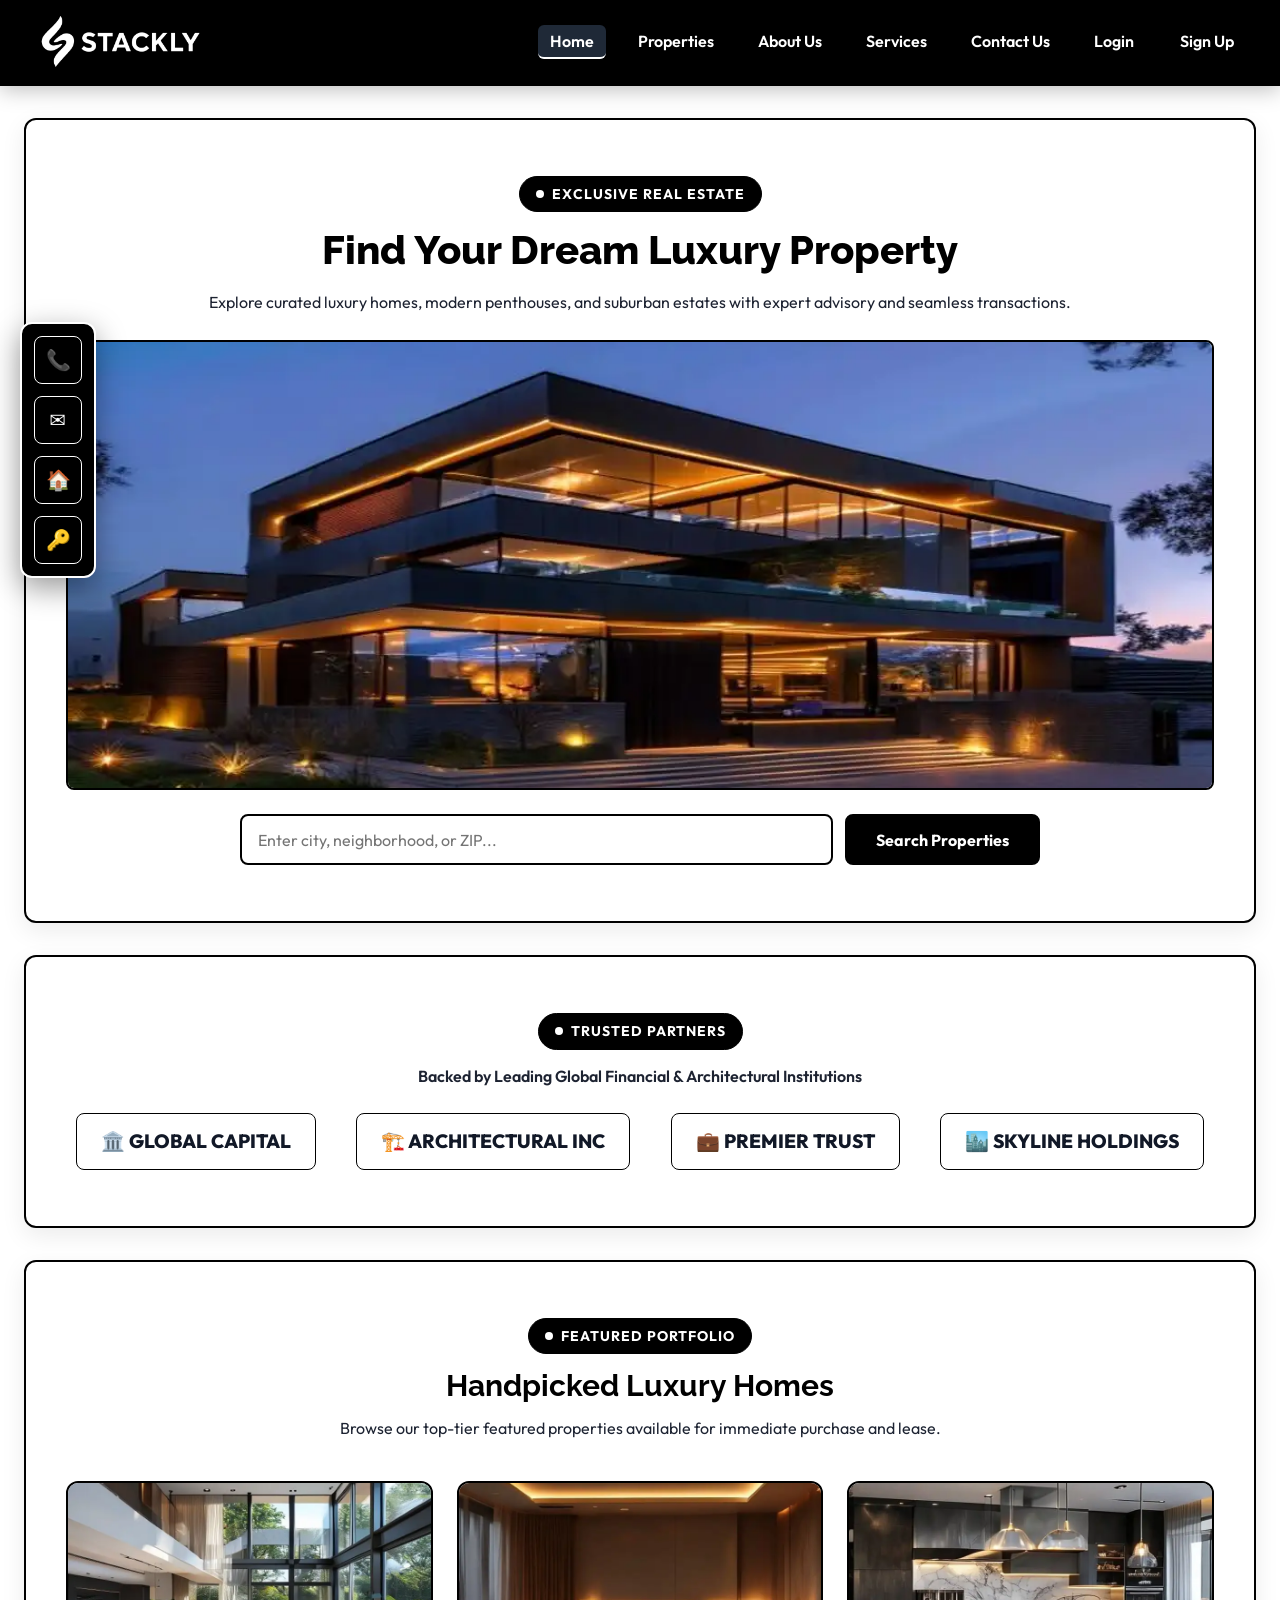
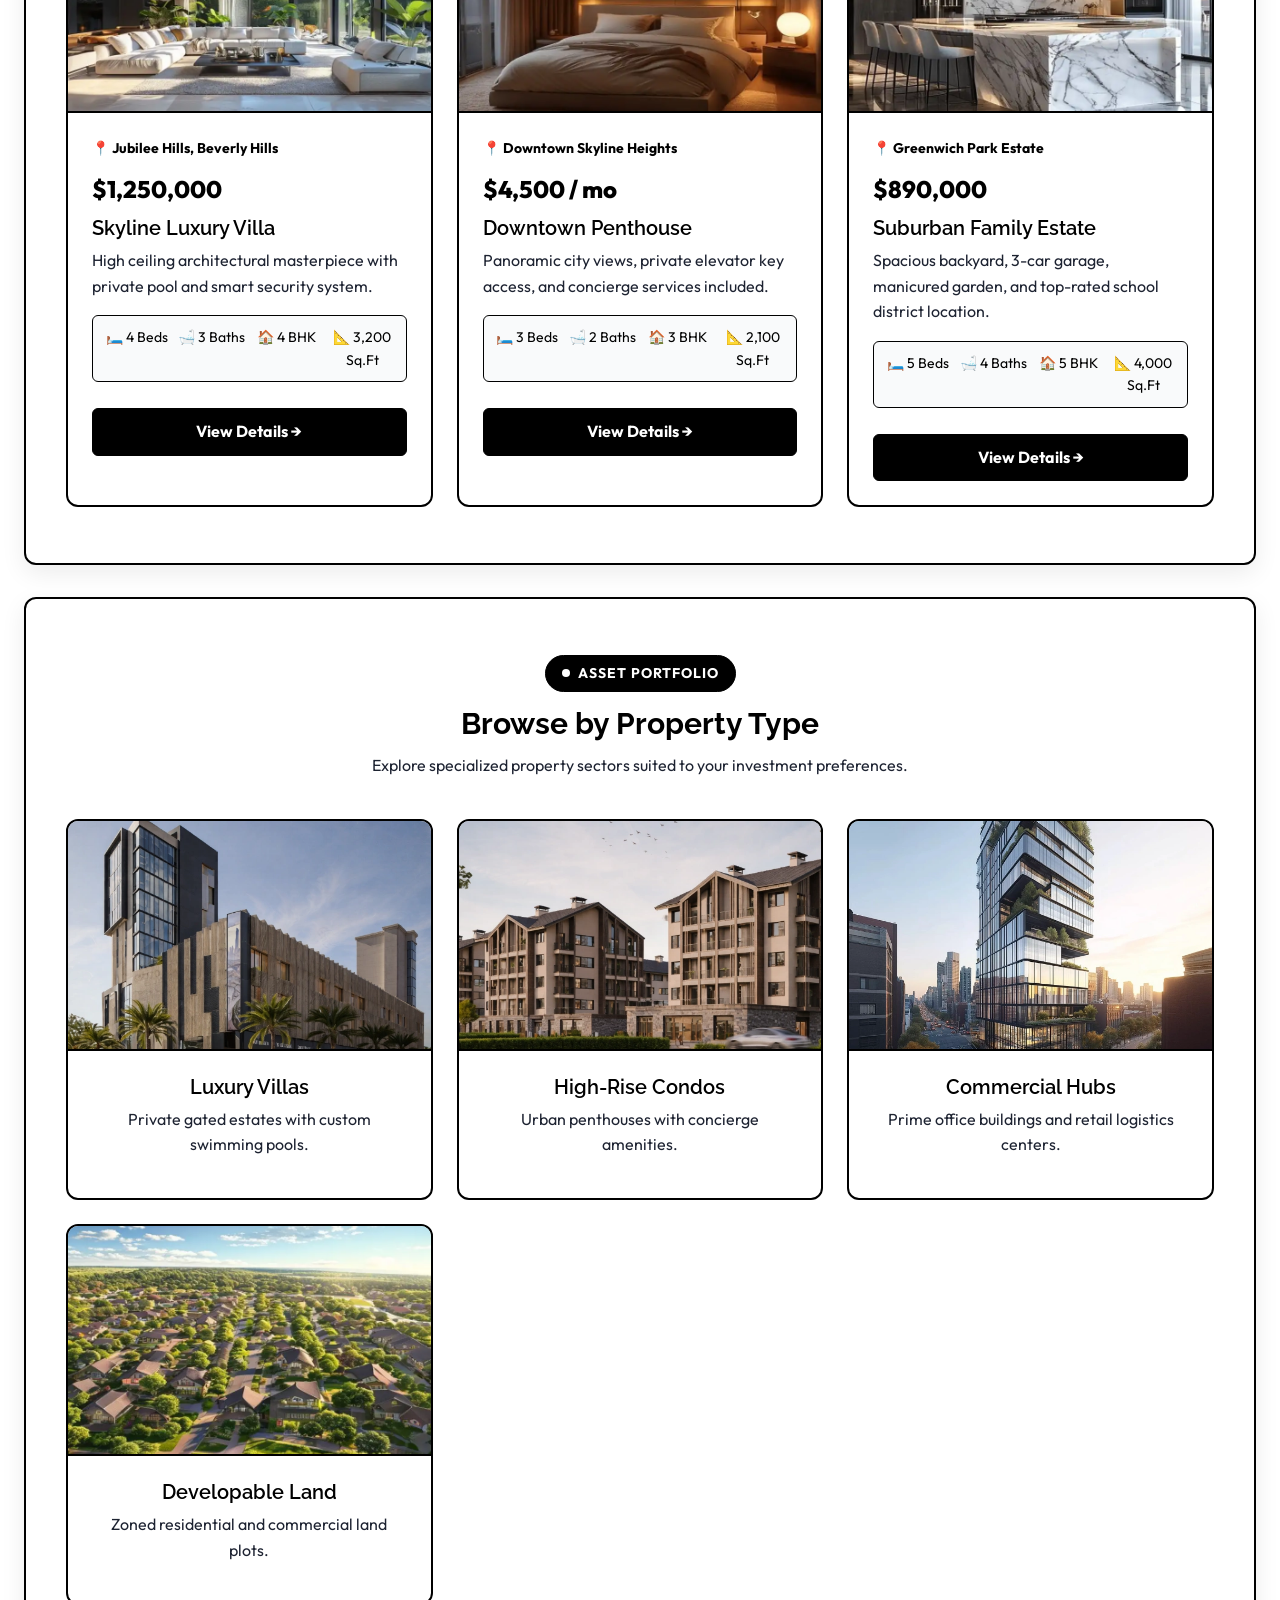
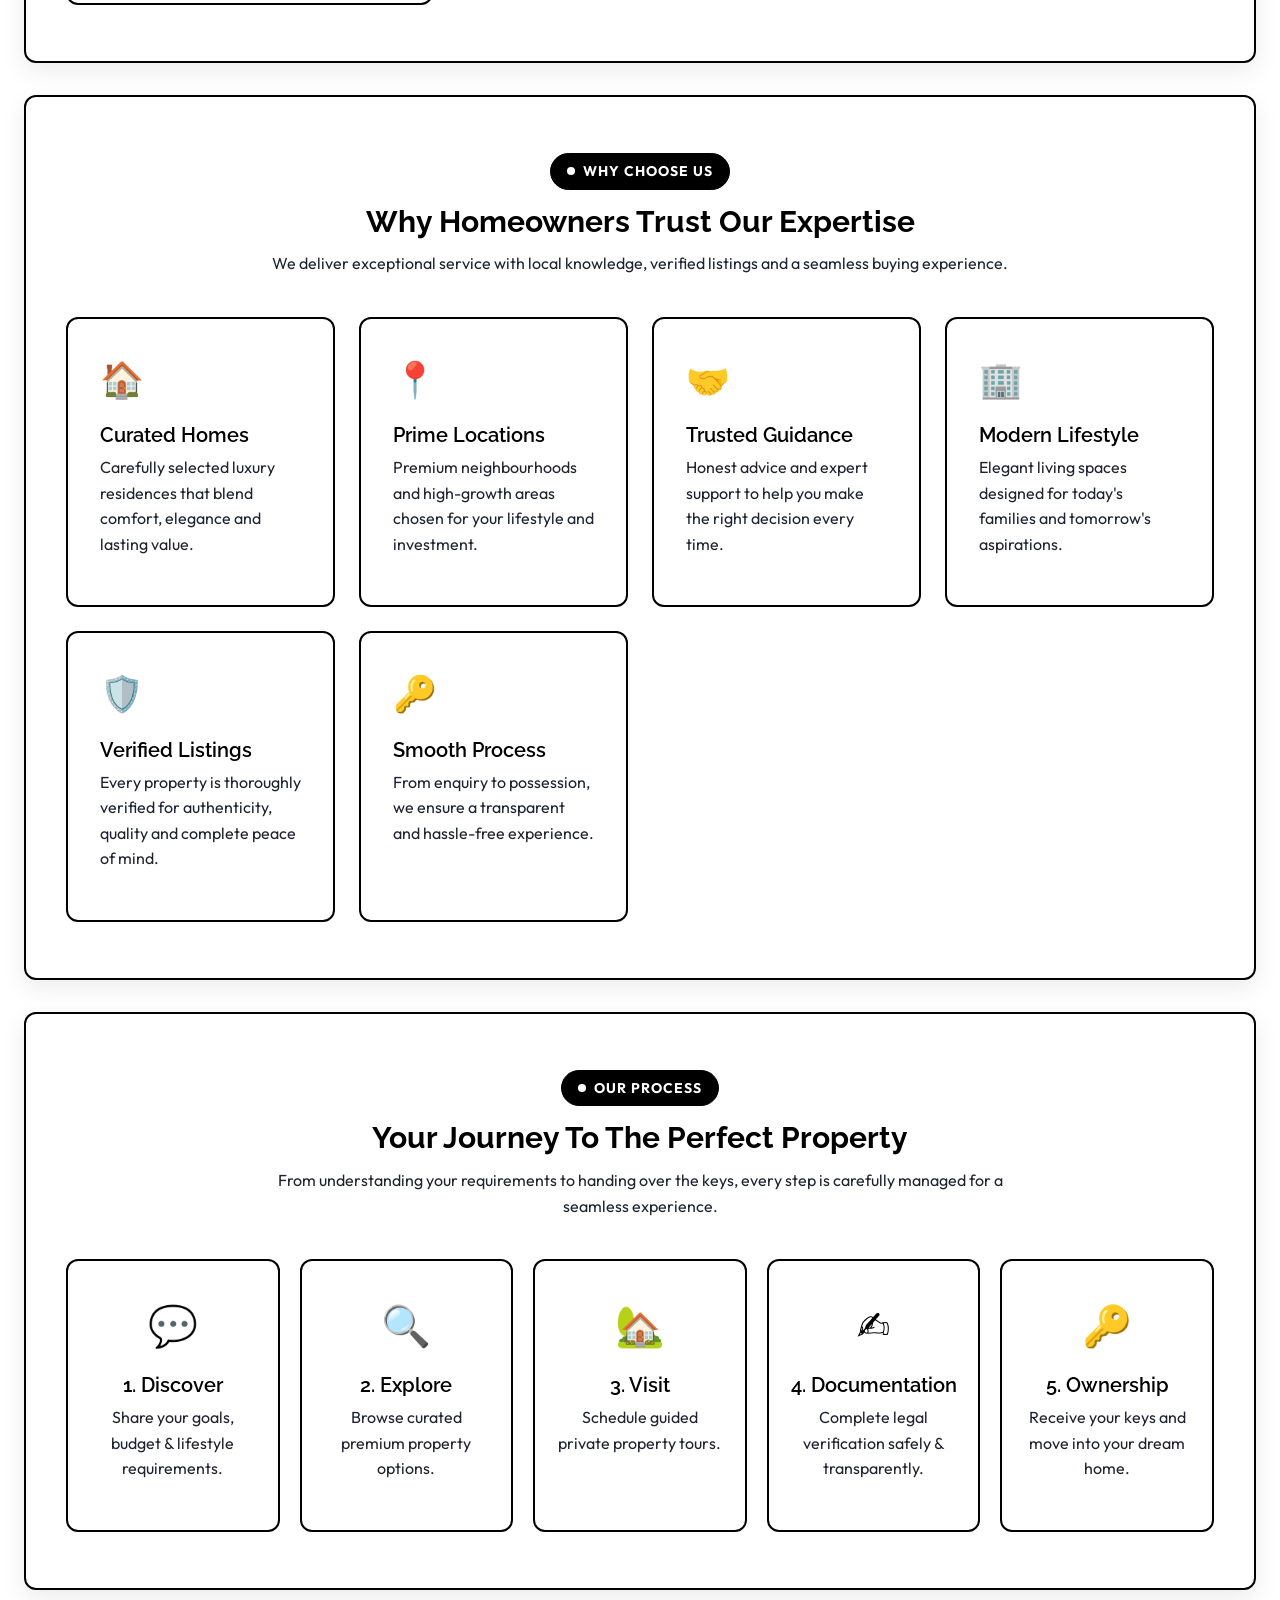
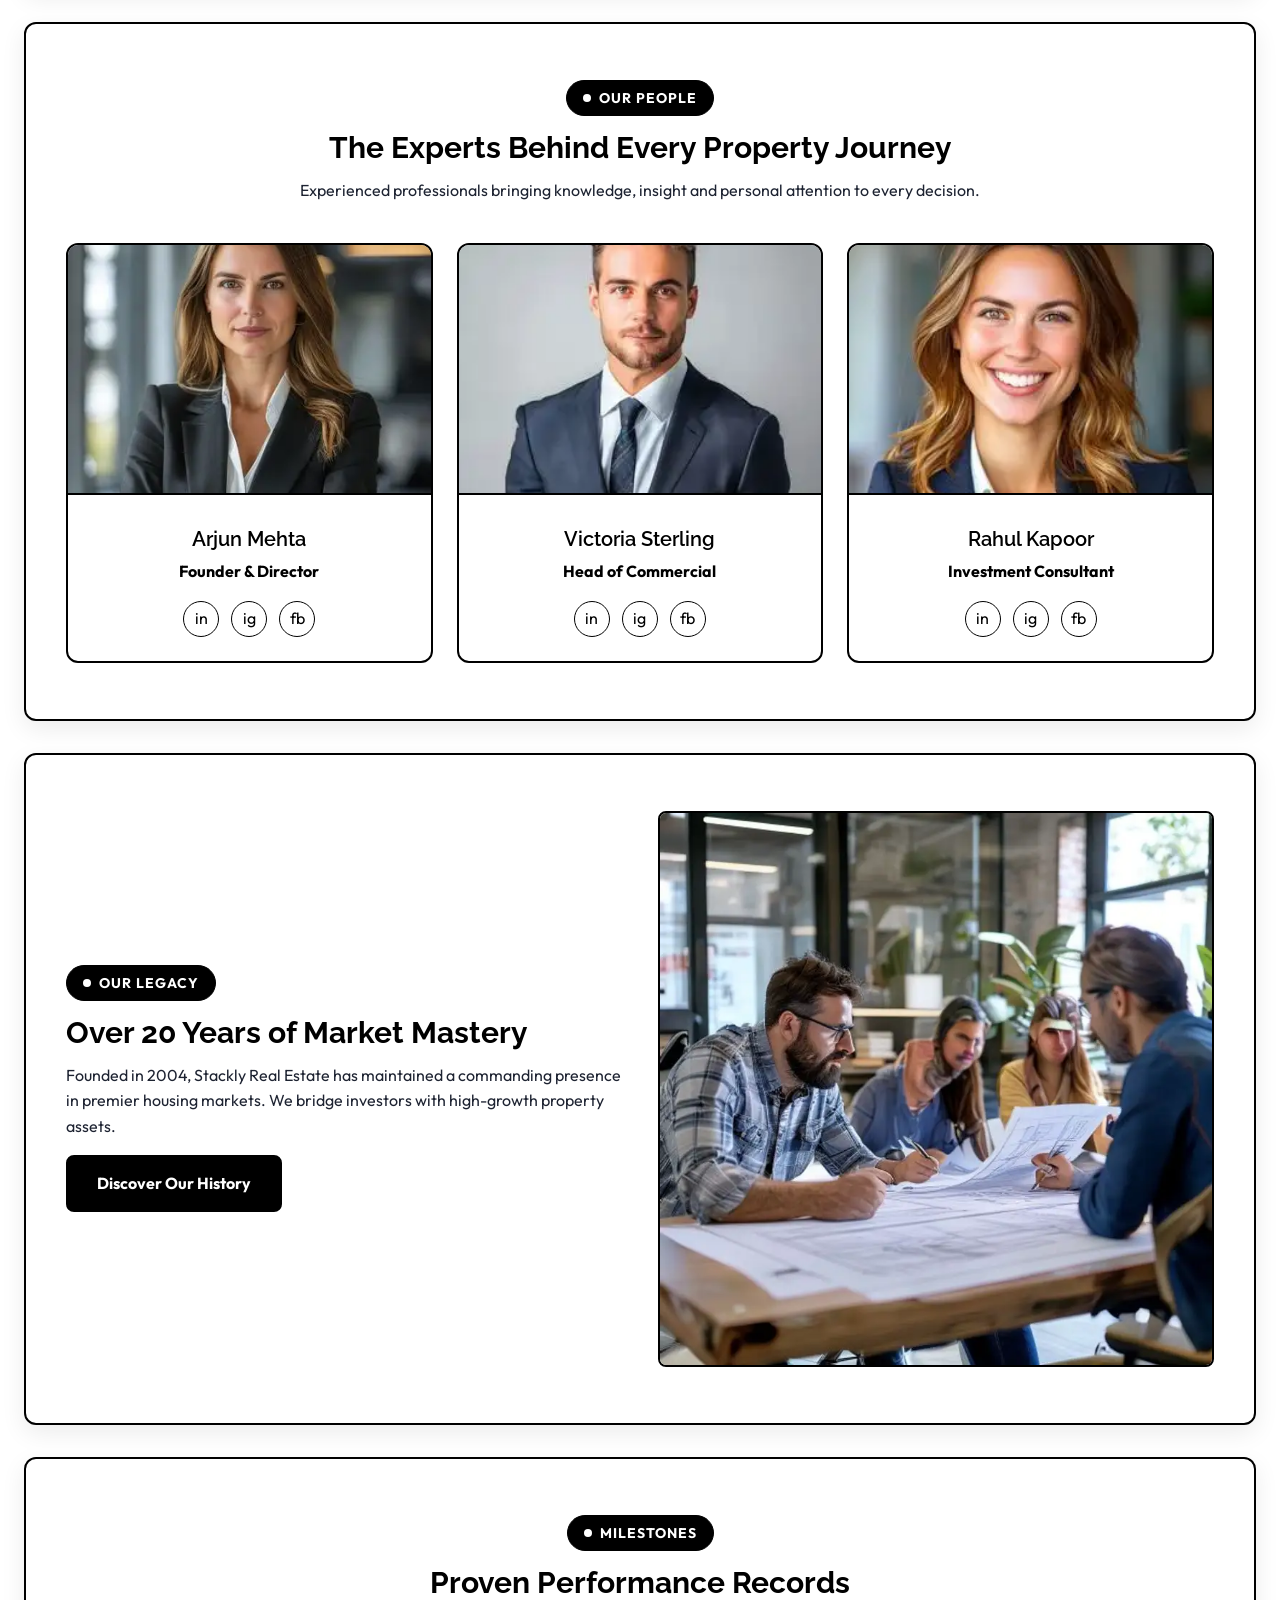
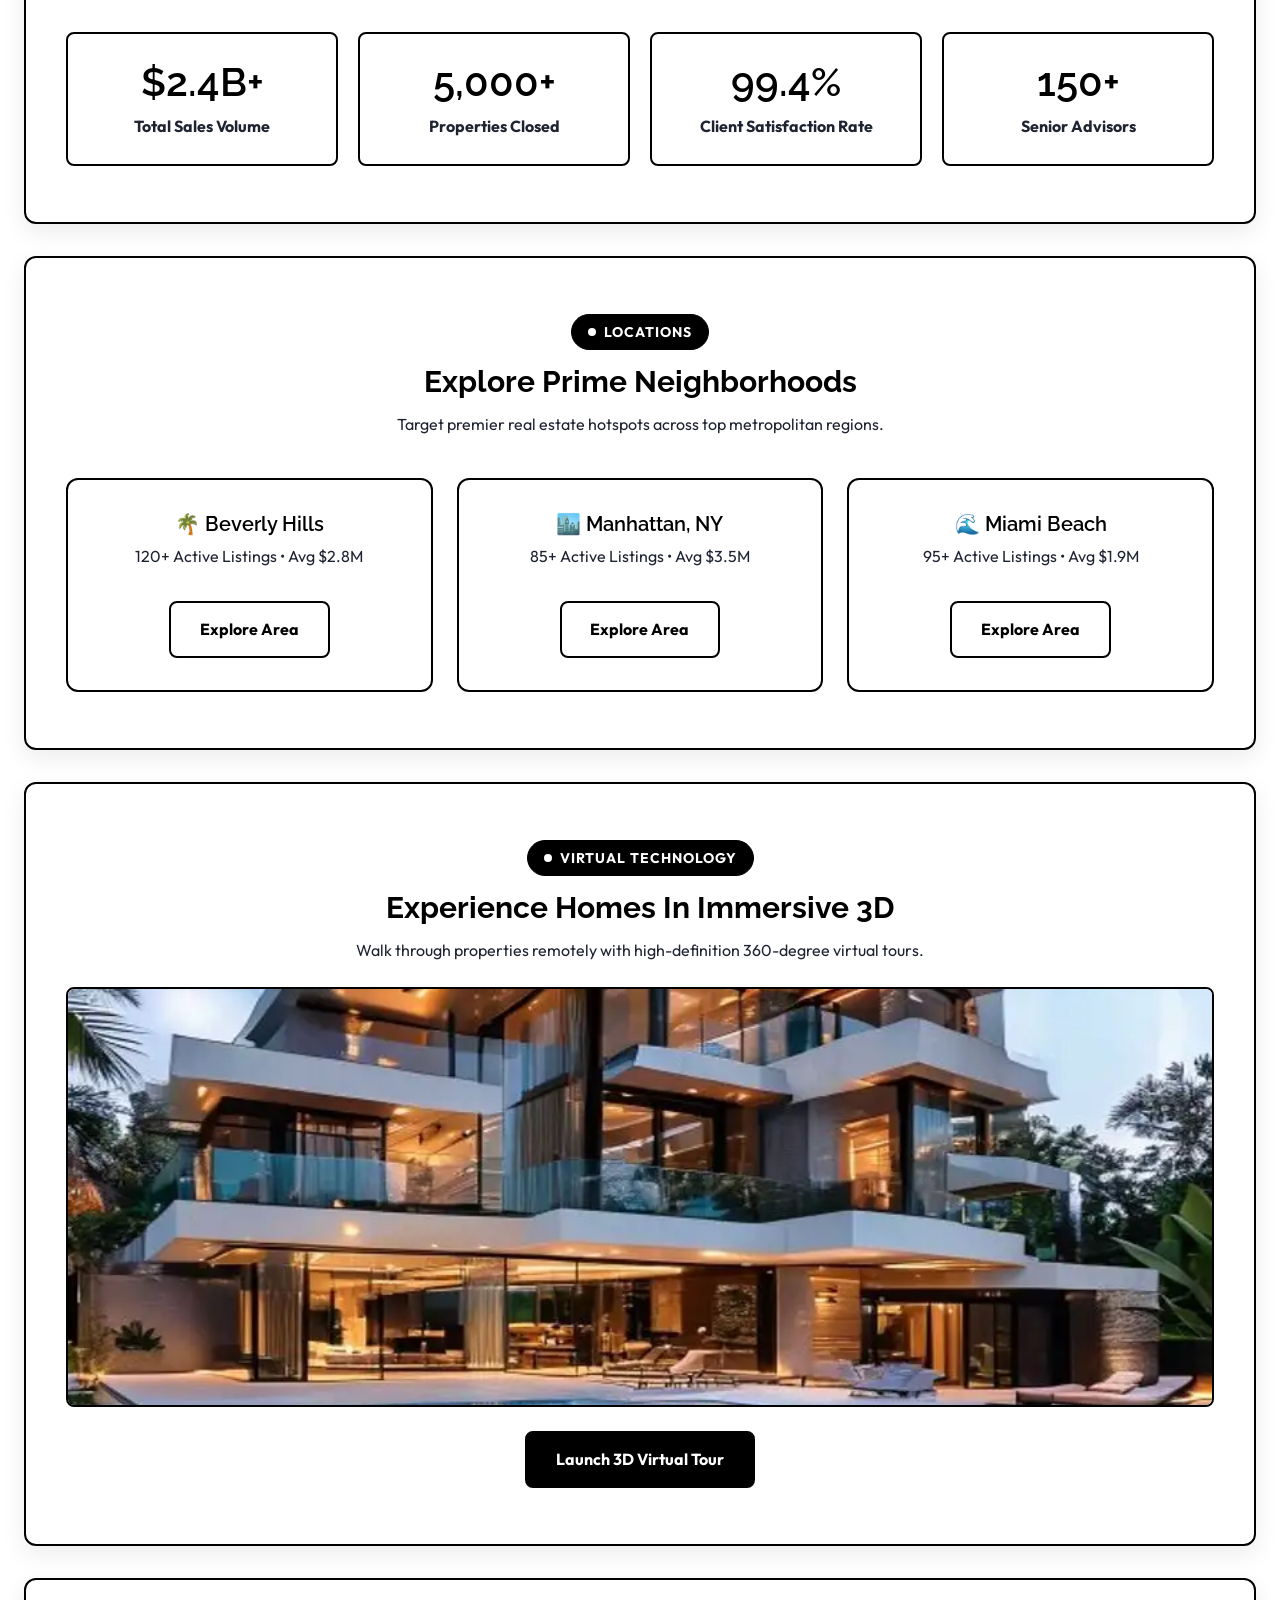
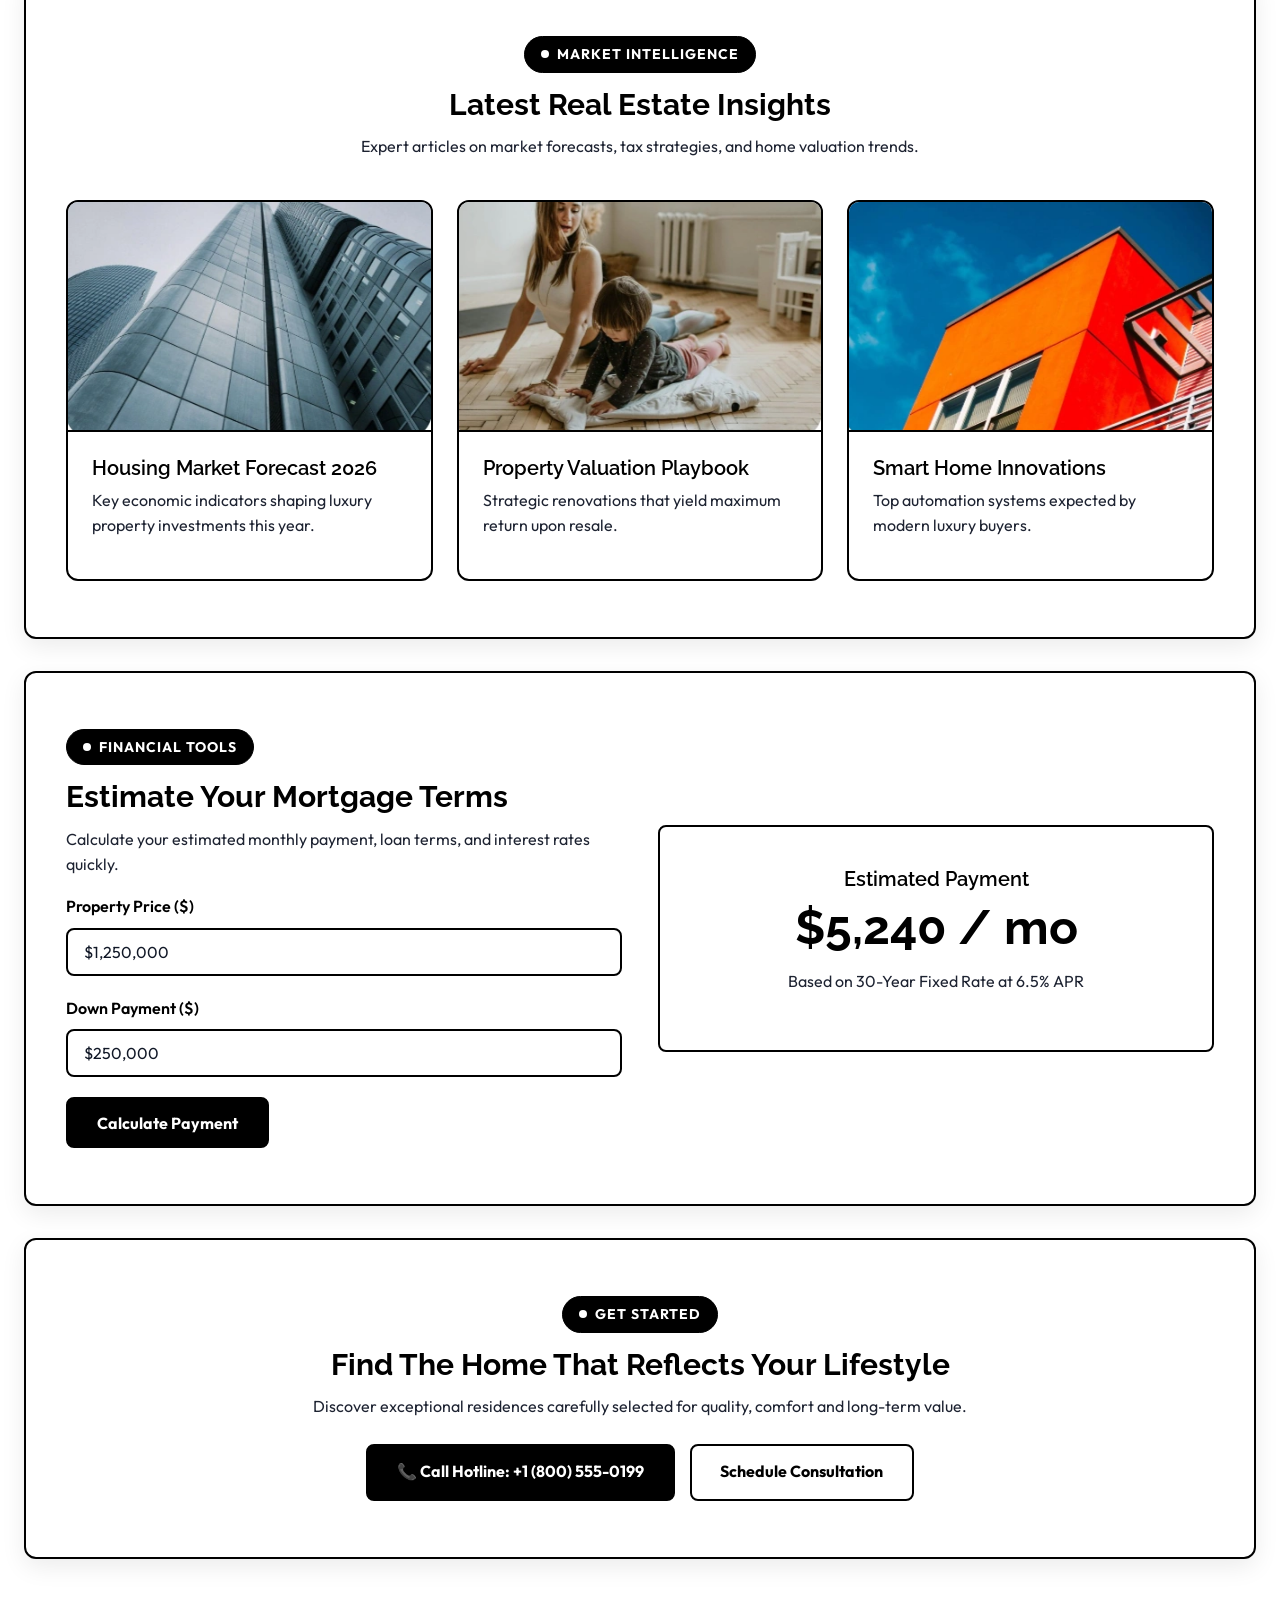
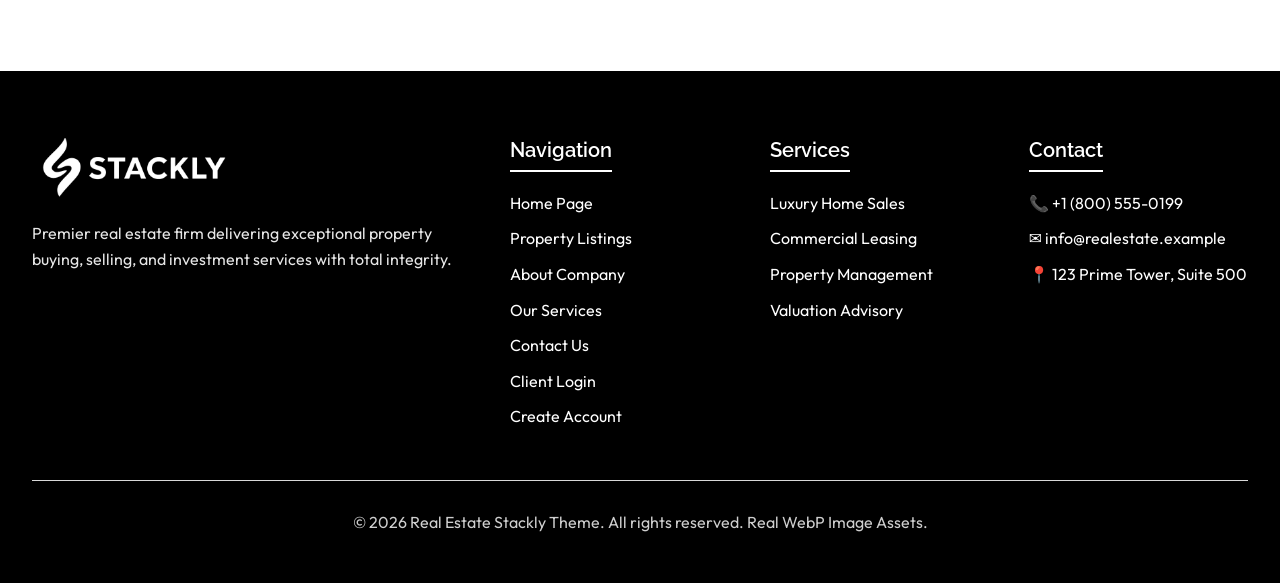
<file: index.html>
<!DOCTYPE html>
<html lang="en">
<head>
    <meta charset="UTF-8">
    <meta name="viewport" content="width=device-width, initial-scale=1.0">
    <title>Stackly Real Estate - Luxury Homes & Estates</title>
    <link rel="stylesheet" href="style.css">
</head>
<body>

<div class="site-wrapper">

    <!-- Left Dialer Navigation -->
    <aside class="left-dialer-menu" aria-label="Quick Dialer & Navigation">
        <a href="tel:+18005550199" class="dialer-btn" aria-label="Call Us Now">
            📞
            <span class="tooltip">Dialer: +1 (800) 555-0199</span>
        </a>
        <a href="contact.html" class="dialer-btn" aria-label="Send Inquiry">
            ✉️
            <span class="tooltip">Send Inquiry</span>
        </a>
        <a href="properties.html" class="dialer-btn" aria-label="View Properties">
            🏠
            <span class="tooltip">Properties Listing</span>
        </a>
        <a href="login.html" class="dialer-btn" aria-label="Client Login">
            🔑
            <span class="tooltip">Client Portal</span>
        </a>
    </aside>

    <!-- Sticky Header with logo_0895.webp -->
    <header class="site-header">
        <div class="header-container">
            <a href="index.html">
                <img src="logo_0895.webp" alt="Stackly Real Estate Logo" class="site-logo-img">
            </a>

            <button class="mobile-nav-toggle" onclick="document.querySelector('.main-navigation').classList.toggle('is-open')" aria-label="Toggle Menu">☰</button>

            <nav class="main-navigation" aria-label="Primary Menu">
                <ul>
                    <li><a href="index.html" class="active">Home</a></li>
                    <li><a href="properties.html">Properties</a></li>
                    <li><a href="about.html">About Us</a></li>
                    <li><a href="services.html">Services</a></li>
                    <li><a href="contact.html">Contact Us</a></li>
                    <li><a href="login.html">Login</a></li>
                    <li><a href="signup.html" class="btn-primary">Sign Up</a></li>
                </ul>
            </nav>
        </div>
    </header>

    <main class="site-main">

        <!-- SECTION 1: HERO SEARCH BANNER WITH REAL WEBP HERO IMAGE -->
        <section class="section-block animate-fade-in" style="text-align: center;">
            <div class="section-tag">
                <div></div>
                Exclusive Real Estate
            </div>
            <h1>Find Your Dream Luxury Property</h1>
            <p>Explore curated luxury homes, modern penthouses, and suburban estates with expert advisory and seamless transactions.</p>
            
            <img src="images/hero.webp" alt="Luxury Real Estate Hero Banner" class="img-fluid" style="margin: 1.5rem auto; max-height: 450px; width: 100%; object-fit: cover;">

            <form class="search-bar" action="properties.html" method="GET" style="display: flex; gap: 12px; max-width: 800px; margin: 0 auto; flex-wrap: wrap;">
                <input type="text" class="form-control" placeholder="Enter city, neighborhood, or ZIP..." aria-label="Search location" style="flex: 1; min-width: 250px;">
                <button type="submit" class="btn-primary">Search Properties</button>
            </form>
        </section>

        <!-- SECTION 2: PARTNER LOGOS & TRUST BAR -->
        <section class="section-block" style="text-align: center;">
            <div class="section-tag">
                <div></div>
                Trusted Partners
            </div>
            <p style="margin-bottom: 1.5rem; font-weight: 600;">Backed by Leading Global Financial & Architectural Institutions</p>
            <div style="display: flex; justify-content: space-around; align-items: center; flex-wrap: wrap; gap: 20px; font-weight: 800; font-size: 1.2rem;">
                <div style="border: 1px solid var(--color-gold); padding: 12px 24px; border-radius: 8px;">🏛️ GLOBAL CAPITAL</div>
                <div style="border: 1px solid var(--color-gold); padding: 12px 24px; border-radius: 8px;">🏗️ ARCHITECTURAL INC</div>
                <div style="border: 1px solid var(--color-gold); padding: 12px 24px; border-radius: 8px;">💼 PREMIER TRUST</div>
                <div style="border: 1px solid var(--color-gold); padding: 12px 24px; border-radius: 8px;">🏙️ SKYLINE HOLDINGS</div>
            </div>
        </section>

        <!-- SECTION 3: FEATURED LUXURY LISTINGS (REAL WEBP PROPERTY IMAGES) -->
        <section class="section-block">
            <div class="section-title-wrap">
                <div class="section-tag">
                    <div></div>
                    Featured Portfolio
                </div>
                <h2>Handpicked Luxury Homes</h2>
                <p>Browse our top-tier featured properties available for immediate purchase and lease.</p>
            </div>

            <div class="properties-grid">
                <!-- Property Card 1 -->
                <article class="featured-property-card hover-lift">
                    <img src="images/prop_1.webp" alt="Skyline Villa" class="card-img-top">
                    <div class="property-info">
                        <div class="property-location">
                            📍 Jubilee Hills, Beverly Hills
                        </div>
                        <div class="property-price">$1,250,000</div>
                        <h3>Skyline Luxury Villa</h3>
                        <p>High ceiling architectural masterpiece with private pool and smart security system.</p>
                        <div class="property-spec-grid">
                            <div>🛏️ 4 Beds</div>
                            <div>🛁 3 Baths</div>
                            <div>🏠 4 BHK</div>
                            <div>📐 3,200 Sq.Ft</div>
                        </div>
                        <a href="single-property.html" class="property-view-btn">
                            <span>View Details →</span>
                        </a>
                    </div>
                </article>

                <!-- Property Card 2 -->
                <article class="featured-property-card hover-lift">
                    <img src="images/prop_2.webp" alt="Downtown Penthouse" class="card-img-top">
                    <div class="property-info">
                        <div class="property-location">
                            📍 Downtown Skyline Heights
                        </div>
                        <div class="property-price">$4,500 / mo</div>
                        <h3>Downtown Penthouse</h3>
                        <p>Panoramic city views, private elevator key access, and concierge services included.</p>
                        <div class="property-spec-grid">
                            <div>🛏️ 3 Beds</div>
                            <div>🛁 2 Baths</div>
                            <div>🏠 3 BHK</div>
                            <div>📐 2,100 Sq.Ft</div>
                        </div>
                        <a href="single-property.html" class="property-view-btn">
                            <span>View Details →</span>
                        </a>
                    </div>
                </article>

                <!-- Property Card 3 -->
                <article class="featured-property-card hover-lift">
                    <img src="images/prop_3.webp" alt="Suburban Family Estate" class="card-img-top">
                    <div class="property-info">
                        <div class="property-location">
                            📍 Greenwich Park Estate
                        </div>
                        <div class="property-price">$890,000</div>
                        <h3>Suburban Family Estate</h3>
                        <p>Spacious backyard, 3-car garage, manicured garden, and top-rated school district location.</p>
                        <div class="property-spec-grid">
                            <div>🛏️ 5 Beds</div>
                            <div>🛁 4 Baths</div>
                            <div>🏠 5 BHK</div>
                            <div>📐 4,000 Sq.Ft</div>
                        </div>
                        <a href="single-property.html" class="property-view-btn">
                            <span>View Details →</span>
                        </a>
                    </div>
                </article>
            </div>
        </section>

        <!-- SECTION 4: PROPERTY CATEGORIES SHOWCASE (REAL WEBP IMAGES) -->
        <section class="section-block">
            <div class="section-title-wrap">
                <div class="section-tag">
                    <div></div>
                    Asset Portfolio
                </div>
                <h2>Browse by Property Type</h2>
                <p>Explore specialized property sectors suited to your investment preferences.</p>
            </div>

            <div class="categories-grid">
                <div class="category-card hover-lift">
                    <img src="images/buildin1.webp" alt="Luxury Villas" class="card-img-top">
                    <div style="padding: 1.5rem; text-align: center;">
                        <h3>Luxury Villas</h3>
                        <p>Private gated estates with custom swimming pools.</p>
                    </div>
                </div>
                <div class="category-card hover-lift">
                    <img src="images/buildi2.webp" alt="High-Rise Apartments" class="card-img-top">
                    <div style="padding: 1.5rem; text-align: center;">
                        <h3>High-Rise Condos</h3>
                        <p>Urban penthouses with concierge amenities.</p>
                    </div>
                </div>
                <div class="category-card hover-lift">
                    <img src="images/building.webp" alt="Commercial Properties" class="card-img-top">
                    <div style="padding: 1.5rem; text-align: center;">
                        <h3>Commercial Hubs</h3>
                        <p>Prime office buildings and retail logistics centers.</p>
                    </div>
                </div>
                <div class="category-card hover-lift">
                    <img src="images/dev_1.webp" alt="Developable Land" class="card-img-top">
                    <div style="padding: 1.5rem; text-align: center;">
                        <h3>Developable Land</h3>
                        <p>Zoned residential and commercial land plots.</p>
                    </div>
                </div>
            </div>
        </section>

        <!-- SECTION 5: WHY CHOOSE US -->
        <section class="section-block">
            <div class="section-title-wrap">
                <div class="section-tag">
                    <div></div>
                    Why Choose Us
                </div>
                <h2>Why Homeowners Trust Our Expertise</h2>
                <p>We deliver exceptional service with local knowledge, verified listings and a seamless buying experience.</p>
            </div>

            <div class="why-choose-grid">
                <div class="why-choose-card">
                    <div class="why-card-icon">🏠</div>
                    <h3>Curated Homes</h3>
                    <p>Carefully selected luxury residences that blend comfort, elegance and lasting value.</p>
                </div>

                <div class="why-choose-card">
                    <div class="why-card-icon">📍</div>
                    <h3>Prime Locations</h3>
                    <p>Premium neighbourhoods and high-growth areas chosen for your lifestyle and investment.</p>
                </div>

                <div class="why-choose-card">
                    <div class="why-card-icon">🤝</div>
                    <h3>Trusted Guidance</h3>
                    <p>Honest advice and expert support to help you make the right decision every time.</p>
                </div>

                <div class="why-choose-card">
                    <div class="why-card-icon">🏢</div>
                    <h3>Modern Lifestyle</h3>
                    <p>Elegant living spaces designed for today's families and tomorrow's aspirations.</p>
                </div>

                <div class="why-choose-card">
                    <div class="why-card-icon">🛡️</div>
                    <h3>Verified Listings</h3>
                    <p>Every property is thoroughly verified for authenticity, quality and complete peace of mind.</p>
                </div>

                <div class="why-choose-card">
                    <div class="why-card-icon">🔑</div>
                    <h3>Smooth Process</h3>
                    <p>From enquiry to possession, we ensure a transparent and hassle-free experience.</p>
                </div>
            </div>
        </section>

        <!-- SECTION 6: OUR PROCESS TIMELINE -->
        <section class="section-block">
            <div class="section-title-wrap">
                <div class="section-tag">
                    <div></div>
                    Our Process
                </div>
                <h2>Your Journey To The Perfect Property</h2>
                <p>From understanding your requirements to handing over the keys, every step is carefully managed for a seamless experience.</p>
            </div>

            <div class="process-wrapper">
                <div class="process-item">
                    <div class="process-icon">💬</div>
                    <h3>1. Discover</h3>
                    <p>Share your goals, budget & lifestyle requirements.</p>
                </div>
                <div class="process-item">
                    <div class="process-icon">🔍</div>
                    <h3>2. Explore</h3>
                    <p>Browse curated premium property options.</p>
                </div>
                <div class="process-item">
                    <div class="process-icon">🏡</div>
                    <h3>3. Visit</h3>
                    <p>Schedule guided private property tours.</p>
                </div>
                <div class="process-item">
                    <div class="process-icon">✍️</div>
                    <h3>4. Documentation</h3>
                    <p>Complete legal verification safely & transparently.</p>
                </div>
                <div class="process-item">
                    <div class="process-icon">🔑</div>
                    <h3>5. Ownership</h3>
                    <p>Receive your keys and move into your dream home.</p>
                </div>
            </div>
        </section>

        <!-- SECTION 7: OUR PEOPLE TEAM (REAL WEBP PORTRAITS) -->
        <section class="section-block">
            <div class="section-title-wrap">
                <div class="section-tag">
                    <div></div>
                    Our People
                </div>
                <h2>The Experts Behind Every Property Journey</h2>
                <p>Experienced professionals bringing knowledge, insight and personal attention to every decision.</p>
            </div>

            <div class="team-grid">
                <div class="team-card">
                    <div class="team-image">
                        <img src="images/team_1.webp" alt="Arjun Mehta">
                    </div>
                    <div class="team-content">
                        <h3>Arjun Mehta</h3>
                        <span>Founder & Director</span>
                        <div class="team-social">
                            <a href="#">in</a><a href="#">ig</a><a href="#">fb</a>
                        </div>
                    </div>
                </div>

                <div class="team-card">
                    <div class="team-image">
                        <img src="images/avatar_1.webp" alt="Victoria Sterling">
                    </div>
                    <div class="team-content">
                        <h3>Victoria Sterling</h3>
                        <span>Head of Commercial</span>
                        <div class="team-social">
                            <a href="#">in</a><a href="#">ig</a><a href="#">fb</a>
                        </div>
                    </div>
                </div>

                <div class="team-card">
                    <div class="team-image">
                        <img src="images/avatar_2.webp" alt="Rahul Kapoor">
                    </div>
                    <div class="team-content">
                        <h3>Rahul Kapoor</h3>
                        <span>Investment Consultant</span>
                        <div class="team-social">
                            <a href="#">in</a><a href="#">ig</a><a href="#">fb</a>
                        </div>
                    </div>
                </div>
            </div>
        </section>

        <!-- SECTION 8: ABOUT US LEGACY (REAL WEBP IMAGE) -->
        <section class="section-block">
            <div class="about-grid">
                <div>
                    <div class="section-tag">
                        <div></div>
                        Our Legacy
                    </div>
                    <h2>Over 20 Years of Market Mastery</h2>
                    <p>Founded in 2004, Stackly Real Estate has maintained a commanding presence in premier housing markets. We bridge investors with high-growth property assets.</p>
                    <a href="about.html" class="btn-primary">Discover Our History</a>
                </div>
                <div>
                    <img src="images/about_1.webp" alt="About Stackly Legacy" class="img-fluid">
                </div>
            </div>
        </section>

        <!-- SECTION 9: KEY ACHIEVEMENT METRICS -->
        <section class="section-block" style="text-align: center;">
            <div class="section-tag">
                <div></div>
                Milestones
            </div>
            <h2>Proven Performance Records</h2>
            <div style="display: grid; grid-template-columns: repeat(auto-fit, minmax(200px, 1fr)); gap: 20px; margin-top: 2rem;">
                <div style="border: 2px solid var(--color-gold); padding: 1.5rem; border-radius: 8px;">
                    <h3 style="font-size: 2.5rem; color: var(--color-gold);">$2.4B+</h3>
                    <p style="font-weight: 700; margin: 0;">Total Sales Volume</p>
                </div>
                <div style="border: 2px solid var(--color-gold); padding: 1.5rem; border-radius: 8px;">
                    <h3 style="font-size: 2.5rem; color: var(--color-gold);">5,000+</h3>
                    <p style="font-weight: 700; margin: 0;">Properties Closed</p>
                </div>
                <div style="border: 2px solid var(--color-gold); padding: 1.5rem; border-radius: 8px;">
                    <h3 style="font-size: 2.5rem; color: var(--color-gold);">99.4%</h3>
                    <p style="font-weight: 700; margin: 0;">Client Satisfaction Rate</p>
                </div>
                <div style="border: 2px solid var(--color-gold); padding: 1.5rem; border-radius: 8px;">
                    <h3 style="font-size: 2.5rem; color: var(--color-gold);">150+</h3>
                    <p style="font-weight: 700; margin: 0;">Senior Advisors</p>
                </div>
            </div>
        </section>

        <!-- SECTION 10: CITY & NEIGHBORHOOD EXPLORER -->
        <section class="section-block">
            <div class="section-title-wrap">
                <div class="section-tag">
                    <div></div>
                    Locations
                </div>
                <h2>Explore Prime Neighborhoods</h2>
                <p>Target premier real estate hotspots across top metropolitan regions.</p>
            </div>

            <div class="properties-grid">
                <div class="service-card" style="text-align: center;">
                    <h3>🌴 Beverly Hills</h3>
                    <p>120+ Active Listings • Avg $2.8M</p>
                    <a href="properties.html" class="btn-secondary" style="margin-top: 1rem;">Explore Area</a>
                </div>
                <div class="service-card" style="text-align: center;">
                    <h3>🏙️ Manhattan, NY</h3>
                    <p>85+ Active Listings • Avg $3.5M</p>
                    <a href="properties.html" class="btn-secondary" style="margin-top: 1rem;">Explore Area</a>
                </div>
                <div class="service-card" style="text-align: center;">
                    <h3>🌊 Miami Beach</h3>
                    <p>95+ Active Listings • Avg $1.9M</p>
                    <a href="properties.html" class="btn-secondary" style="margin-top: 1rem;">Explore Area</a>
                </div>
            </div>
        </section>

        <!-- SECTION 11: 3D VIRTUAL TOUR HIGHLIGHT (REAL WEBP IMAGE) -->
        <section class="section-block" style="text-align: center;">
            <div class="section-tag">
                <div></div>
                Virtual Technology
            </div>
            <h2>Experience Homes In Immersive 3D</h2>
            <p>Walk through properties remotely with high-definition 360-degree virtual tours.</p>
            
            <img src="images/prop_large_1.webp" alt="3D Virtual Tour Preview" class="img-fluid" style="margin: 1.5rem auto; max-height: 420px; width: 100%; object-fit: cover;">
            
            <a href="properties.html" class="btn-primary">Launch 3D Virtual Tour</a>
        </section>

        <!-- SECTION 12: REAL ESTATE INSIGHTS BLOG (REAL WEBP IMAGES) -->
        <section class="section-block">
            <div class="section-title-wrap">
                <div class="section-tag">
                    <div></div>
                    Market Intelligence
                </div>
                <h2>Latest Real Estate Insights</h2>
                <p>Expert articles on market forecasts, tax strategies, and home valuation trends.</p>
            </div>

            <div class="news-grid">
                <article class="news-card hover-lift">
                    <img src="images/b6 (1).webp" alt="Market Forecast 2026" class="card-img-top">
                    <div style="padding: 1.5rem;">
                        <h3>Housing Market Forecast 2026</h3>
                        <p>Key economic indicators shaping luxury property investments this year.</p>
                    </div>
                </article>
                <article class="news-card hover-lift">
                    <img src="images/b6 (2).webp" alt="Property Valuation Guide" class="card-img-top">
                    <div style="padding: 1.5rem;">
                        <h3>Property Valuation Playbook</h3>
                        <p>Strategic renovations that yield maximum return upon resale.</p>
                    </div>
                </article>
                <article class="news-card hover-lift">
                    <img src="images/b6 (3).webp" alt="Smart Home Tech Trends" class="card-img-top">
                    <div style="padding: 1.5rem;">
                        <h3>Smart Home Innovations</h3>
                        <p>Top automation systems expected by modern luxury buyers.</p>
                    </div>
                </article>
            </div>
        </section>

        <!-- SECTION 13: MORTGAGE & LOAN CALCULATOR PREVIEW -->
        <section class="section-block">
            <div class="about-grid">
                <div>
                    <div class="section-tag">
                        <div></div>
                        Financial Tools
                    </div>
                    <h2>Estimate Your Mortgage Terms</h2>
                    <p>Calculate your estimated monthly payment, loan terms, and interest rates quickly.</p>
                    
                    <div class="form-group">
                        <label>Property Price ($)</label>
                        <input type="text" class="form-control" value="$1,250,000">
                    </div>
                    <div class="form-group">
                        <label>Down Payment ($)</label>
                        <input type="text" class="form-control" value="$250,000">
                    </div>
                    <button class="btn-primary" onclick="alert('Estimated Monthly Payment: $5,240 / mo');">Calculate Payment</button>
                </div>

                <div style="border: 2px solid var(--color-gold); padding: 2.5rem; border-radius: 8px; text-align: center;">
                    <h3>Estimated Payment</h3>
                    <h2 style="font-size: 3rem; color: var(--color-gold);">$5,240 / mo</h2>
                    <p>Based on 30-Year Fixed Rate at 6.5% APR</p>
                </div>
            </div>
        </section>

        <!-- SECTION 14: CALL TO ACTION / CONSULTATION HOTLINE -->
        <section class="section-block animate-glow" style="text-align: center;">
            <div class="section-tag">
                <div></div>
                Get Started
            </div>
            <h2>Find The Home That Reflects Your Lifestyle</h2>
            <p>Discover exceptional residences carefully selected for quality, comfort and long-term value.</p>
            <div style="margin-top: 1.5rem; display: flex; gap: 15px; justify-content: center; flex-wrap: wrap;">
                <a href="tel:+18005550199" class="btn-primary">📞 Call Hotline: +1 (800) 555-0199</a>
                <a href="contact.html" class="btn-secondary">Schedule Consultation</a>
            </div>
        </section>

    </main>

    <!-- FOOTER WITH logo_0895.webp -->
    <footer class="site-footer">
        <div class="footer-container">
            <div class="footer-col">
                <a href="index.html">
                    <img src="logo_0895.webp" alt="Stackly Real Estate Logo" class="footer-logo-img">
                </a>
                <p>Premier real estate firm delivering exceptional property buying, selling, and investment services with total integrity.</p>
            </div>

            <div class="footer-col">
                <h3>Navigation</h3>
                <ul>
                    <li><a href="index.html">Home Page</a></li>
                    <li><a href="properties.html">Property Listings</a></li>
                    <li><a href="about.html">About Company</a></li>
                    <li><a href="services.html">Our Services</a></li>
                    <li><a href="contact.html">Contact Us</a></li>
                    <li><a href="login.html">Client Login</a></li>
                    <li><a href="signup.html">Create Account</a></li>
                </ul>
            </div>

            <div class="footer-col">
                <h3>Services</h3>
                <ul>
                    <li><a href="services.html">Luxury Home Sales</a></li>
                    <li><a href="services.html">Commercial Leasing</a></li>
                    <li><a href="services.html">Property Management</a></li>
                    <li><a href="services.html">Valuation Advisory</a></li>
                </ul>
            </div>

            <div class="footer-col">
                <h3>Contact</h3>
                <ul>
                    <li><a href="tel:+18005550199">📞 +1 (800) 555-0199</a></li>
                    <li><a href="mailto:info@realestate.example">✉️ info@realestate.example</a></li>
                    <li><a href="contact.html">📍 123 Prime Tower, Suite 500</a></li>
                </ul>
            </div>
        </div>

        <div class="footer-bottom">
            <p>&copy; 2026 Real Estate Stackly Theme. All rights reserved. Real WebP Image Assets.</p>
        </div>
    </footer>

</div>

</body>
</html>
</file>
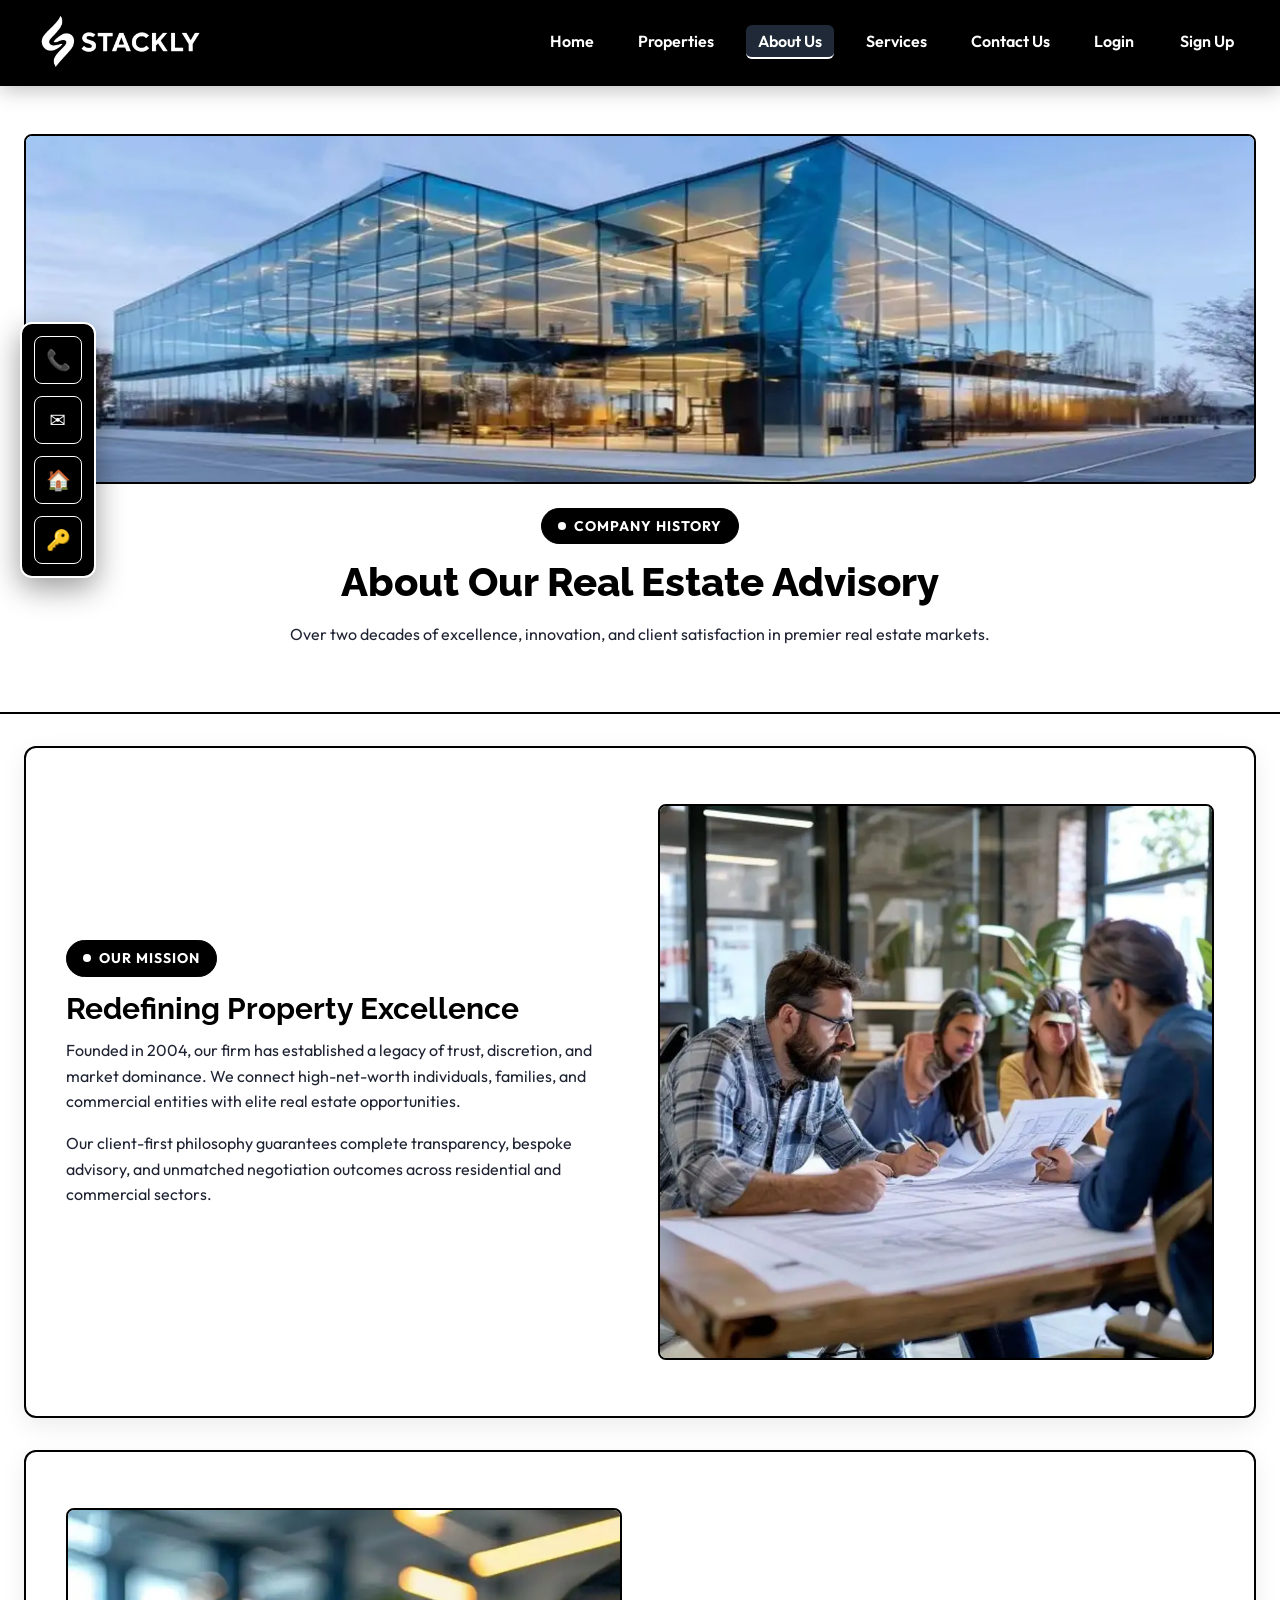
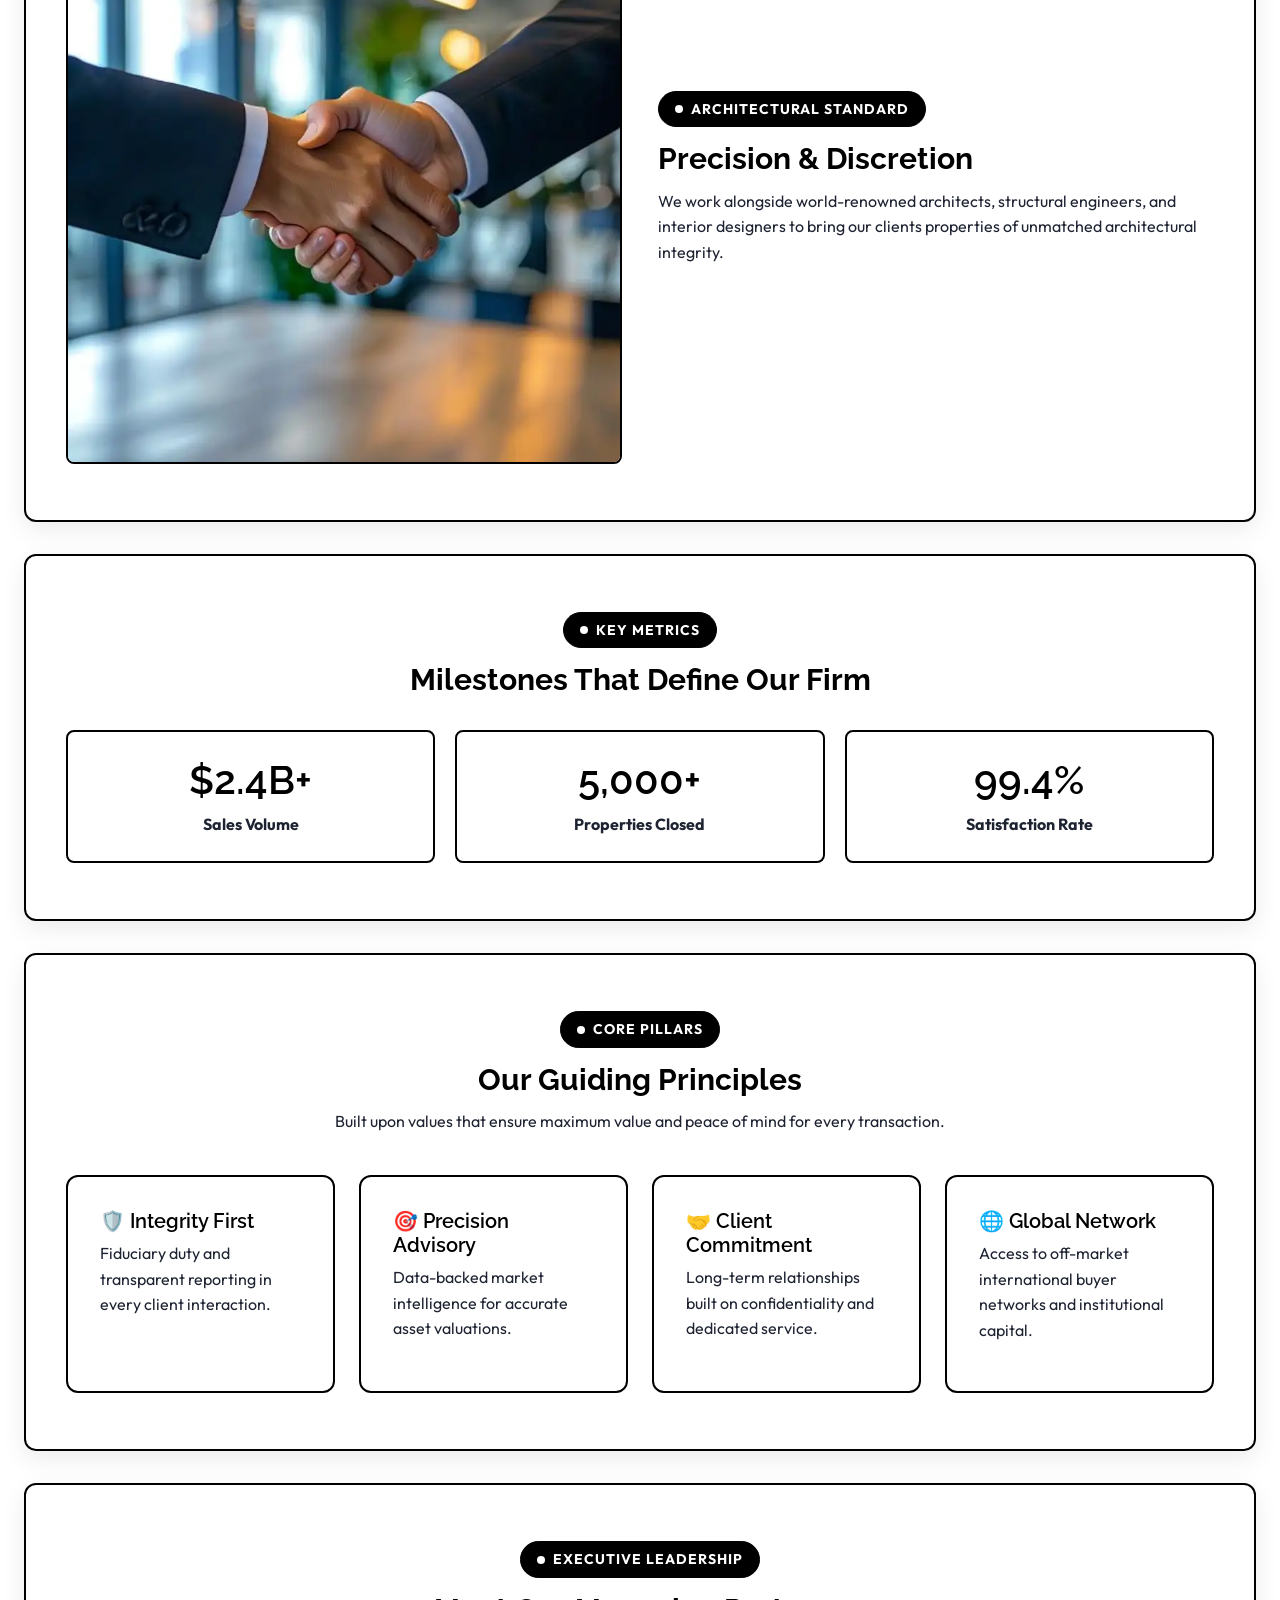
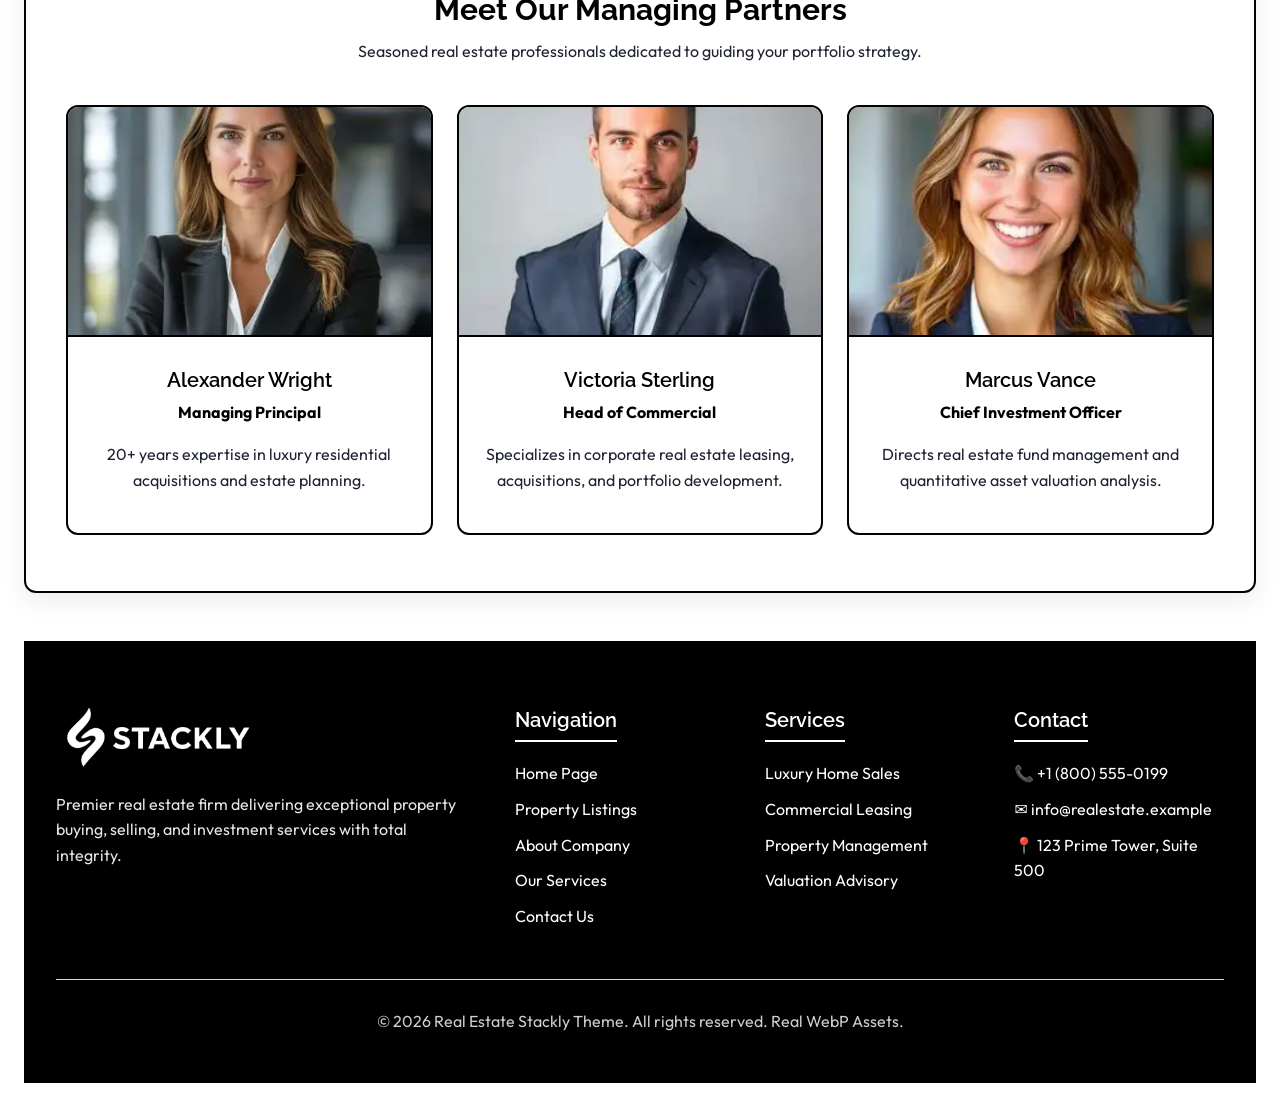
<file: about.html>
<!DOCTYPE html>
<html lang="en">
<head>
    <meta charset="UTF-8">
    <meta name="viewport" content="width=device-width, initial-scale=1.0">
    <title>About Us - Stackly Real Estate</title>
    <link rel="stylesheet" href="style.css">
</head>
<body>

<div class="site-wrapper">

    <!-- Left Dialer Menu -->
    <aside class="left-dialer-menu" aria-label="Quick Dialer & Navigation">
        <a href="tel:+18005550199" class="dialer-btn" aria-label="Call Us Now">
            📞
            <span class="tooltip">Dialer: +1 (800) 555-0199</span>
        </a>
        <a href="contact.html" class="dialer-btn" aria-label="Send Inquiry">
            ✉️
            <span class="tooltip">Send Inquiry</span>
        </a>
        <a href="properties.html" class="dialer-btn" aria-label="View Properties">
            🏠
            <span class="tooltip">Properties Listing</span>
        </a>
        <a href="login.html" class="dialer-btn" aria-label="Client Login">
            🔑
            <span class="tooltip">Client Portal</span>
        </a>
    </aside>

    <!-- SECTION 1: STICKY HEADER -->
    <header class="site-header">
        <div class="header-container">
            <a href="index.html">
                <img src="logo_0895.webp" alt="Stackly Real Estate Logo" class="site-logo-img">
            </a>

            <button class="mobile-nav-toggle" onclick="document.querySelector('.main-navigation').classList.toggle('is-open')" aria-label="Toggle Menu">☰</button>

            <nav class="main-navigation" aria-label="Primary Menu">
                <ul>
                    <li><a href="index.html">Home</a></li>
                    <li><a href="properties.html">Properties</a></li>
                    <li><a href="about.html" class="active">About Us</a></li>
                    <li><a href="services.html">Services</a></li>
                    <li><a href="contact.html">Contact Us</a></li>
                    <li><a href="login.html">Login</a></li>
                    <li><a href="signup.html" class="btn-primary">Sign Up</a></li>
                </ul>
            </nav>
        </div>
    </header>

    <!-- SECTION 2: PAGE HEADER BANNER WITH REAL WEBP HERO -->
    <section class="page-header-banner">
        <img src="images/about_hero.webp" alt="About Hero" class="img-fluid" style="margin: 0 auto 1.5rem auto; max-height: 350px; width: 100%; object-fit: cover;">
        <div class="section-tag">
            <div></div>
            Company History
        </div>
        <h1>About Our Real Estate Advisory</h1>
        <p>Over two decades of excellence, innovation, and client satisfaction in premier real estate markets.</p>
    </section>

    <main class="site-main">

        <!-- SECTION 3: COMPANY MISSION BLOCK (REAL WEBP IMAGE) -->
        <section class="section-block">
            <div class="about-grid">
                <div>
                    <div class="section-tag">
                        <div></div>
                        Our Mission
                    </div>
                    <h2>Redefining Property Excellence</h2>
                    <p>Founded in 2004, our firm has established a legacy of trust, discretion, and market dominance. We connect high-net-worth individuals, families, and commercial entities with elite real estate opportunities.</p>
                    <p>Our client-first philosophy guarantees complete transparency, bespoke advisory, and unmatched negotiation outcomes across residential and commercial sectors.</p>
                </div>
                <div>
                    <img src="images/about_1.webp" alt="20+ Years Excellence" class="img-fluid">
                </div>
            </div>
        </section>

        <!-- SECTION 4: ARCHITECTURE & LEGACY (REAL WEBP IMAGE) -->
        <section class="section-block">
            <div class="about-grid">
                <div>
                    <img src="images/about_2.webp" alt="Architectural Mastery" class="img-fluid">
                </div>
                <div>
                    <div class="section-tag">
                        <div></div>
                        Architectural Standard
                    </div>
                    <h2>Precision & Discretion</h2>
                    <p>We work alongside world-renowned architects, structural engineers, and interior designers to bring our clients properties of unmatched architectural integrity.</p>
                </div>
            </div>
        </section>

        <!-- SECTION 5: STATS METRICS COUNTER -->
        <section class="section-block" style="text-align: center;">
            <div class="section-tag">
                <div></div>
                Key Metrics
            </div>
            <h2>Milestones That Define Our Firm</h2>
            <div style="display: grid; grid-template-columns: repeat(auto-fit, minmax(200px, 1fr)); gap: 20px; margin-top: 2rem;">
                <div style="border: 2px solid var(--color-gold); padding: 1.5rem; border-radius: 8px;">
                    <h3 style="font-size: 2.5rem; color: var(--color-gold);">$2.4B+</h3>
                    <p style="font-weight: 700; margin: 0;">Sales Volume</p>
                </div>
                <div style="border: 2px solid var(--color-gold); padding: 1.5rem; border-radius: 8px;">
                    <h3 style="font-size: 2.5rem; color: var(--color-gold);">5,000+</h3>
                    <p style="font-weight: 700; margin: 0;">Properties Closed</p>
                </div>
                <div style="border: 2px solid var(--color-gold); padding: 1.5rem; border-radius: 8px;">
                    <h3 style="font-size: 2.5rem; color: var(--color-gold);">99.4%</h3>
                    <p style="font-weight: 700; margin: 0;">Satisfaction Rate</p>
                </div>
            </div>
        </section>

        <!-- SECTION 6: CORE VALUES GRID -->
        <section class="section-block">
            <div class="section-title-wrap">
                <div class="section-tag">
                    <div></div>
                    Core Pillars
                </div>
                <h2>Our Guiding Principles</h2>
                <p>Built upon values that ensure maximum value and peace of mind for every transaction.</p>
            </div>

            <div class="services-grid">
                <div class="service-card">
                    <h3>🛡️ Integrity First</h3>
                    <p>Fiduciary duty and transparent reporting in every client interaction.</p>
                </div>
                <div class="service-card">
                    <h3>🎯 Precision Advisory</h3>
                    <p>Data-backed market intelligence for accurate asset valuations.</p>
                </div>
                <div class="service-card">
                    <h3>🤝 Client Commitment</h3>
                    <p>Long-term relationships built on confidentiality and dedicated service.</p>
                </div>
                <div class="service-card">
                    <h3>🌐 Global Network</h3>
                    <p>Access to off-market international buyer networks and institutional capital.</p>
                </div>
            </div>
        </section>

        <!-- SECTION 7: LEADERSHIP TEAM BLOCK (REAL WEBP PORTRAITS) -->
        <section class="section-block">
            <div class="section-title-wrap">
                <div class="section-tag">
                    <div></div>
                    Executive Leadership
                </div>
                <h2>Meet Our Managing Partners</h2>
                <p>Seasoned real estate professionals dedicated to guiding your portfolio strategy.</p>
            </div>

            <div class="team-grid">
                <div class="team-card">
                    <img src="images/team_1.webp" alt="Alexander Wright" class="card-img-top">
                    <div class="team-content">
                        <h3>Alexander Wright</h3>
                        <span>Managing Principal</span>
                        <p>20+ years expertise in luxury residential acquisitions and estate planning.</p>
                    </div>
                </div>

                <div class="team-card">
                    <img src="images/avatar_1.webp" alt="Victoria Sterling" class="card-img-top">
                    <div class="team-content">
                        <h3>Victoria Sterling</h3>
                        <span>Head of Commercial</span>
                        <p>Specializes in corporate real estate leasing, acquisitions, and portfolio development.</p>
                    </div>
                </div>

                <div class="team-card">
                    <img src="images/avatar_2.webp" alt="Marcus Vance" class="card-img-top">
                    <div class="team-content">
                        <h3>Marcus Vance</h3>
                        <span>Chief Investment Officer</span>
                        <p>Directs real estate fund management and quantitative asset valuation analysis.</p>
                    </div>
                </div>
            </div>
        </section>

        <!-- SECTION 8: SITE FOOTER WITH logo_0895.webp -->
        <footer class="site-footer">
            <div class="footer-container">
                <div class="footer-col">
                    <a href="index.html">
                        <img src="logo_0895.webp" alt="Stackly Real Estate Logo" class="footer-logo-img">
                    </a>
                    <p>Premier real estate firm delivering exceptional property buying, selling, and investment services with total integrity.</p>
                </div>

                <div class="footer-col">
                    <h3>Navigation</h3>
                    <ul>
                        <li><a href="index.html">Home Page</a></li>
                        <li><a href="properties.html">Property Listings</a></li>
                        <li><a href="about.html">About Company</a></li>
                        <li><a href="services.html">Our Services</a></li>
                        <li><a href="contact.html">Contact Us</a></li>
                    </ul>
                </div>

                <div class="footer-col">
                    <h3>Services</h3>
                    <ul>
                        <li><a href="services.html">Luxury Home Sales</a></li>
                        <li><a href="services.html">Commercial Leasing</a></li>
                        <li><a href="services.html">Property Management</a></li>
                        <li><a href="services.html">Valuation Advisory</a></li>
                    </ul>
                </div>

                <div class="footer-col">
                    <h3>Contact</h3>
                    <ul>
                        <li><a href="tel:+18005550199">📞 +1 (800) 555-0199</a></li>
                        <li><a href="mailto:info@realestate.example">✉️ info@realestate.example</a></li>
                        <li><a href="contact.html">📍 123 Prime Tower, Suite 500</a></li>
                    </ul>
                </div>
            </div>

            <div class="footer-bottom">
                <p>&copy; 2026 Real Estate Stackly Theme. All rights reserved. Real WebP Assets.</p>
            </div>
        </footer>

    </main>

</div>

</body>
</html>
</file>
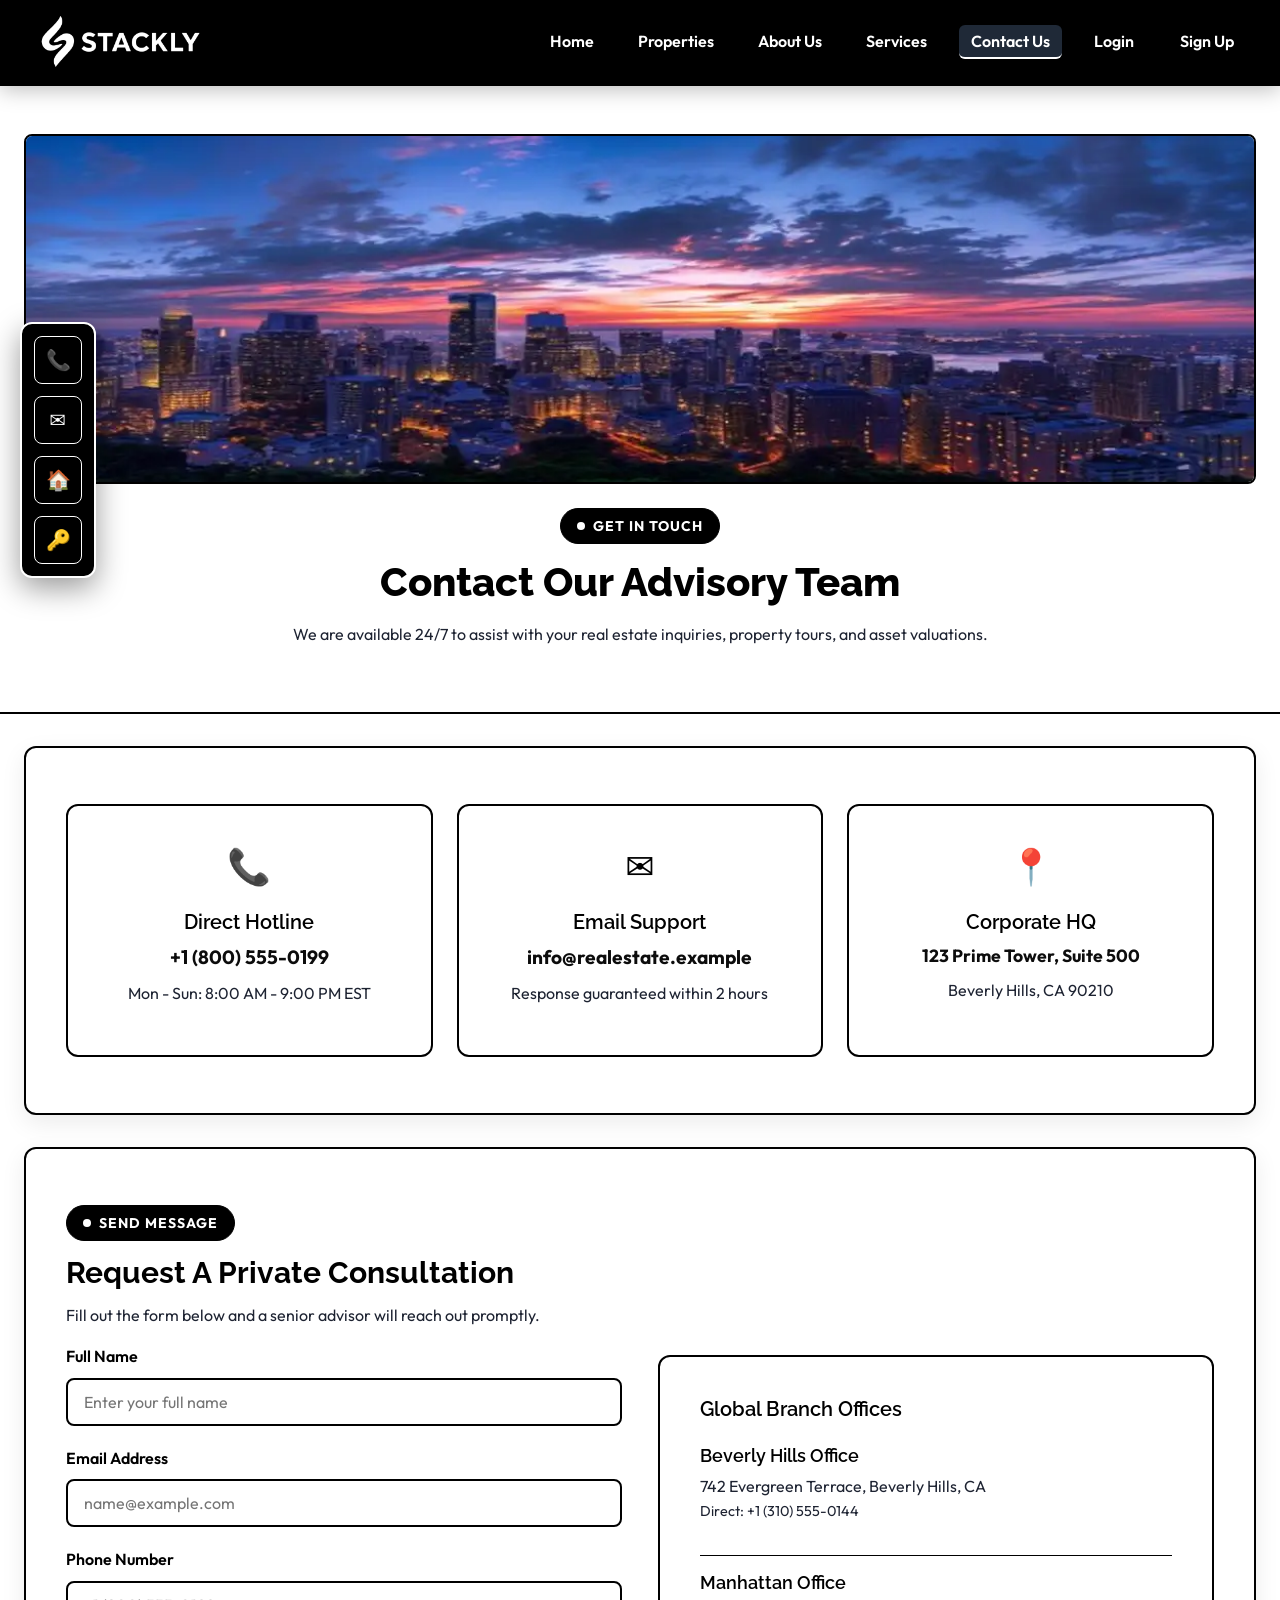
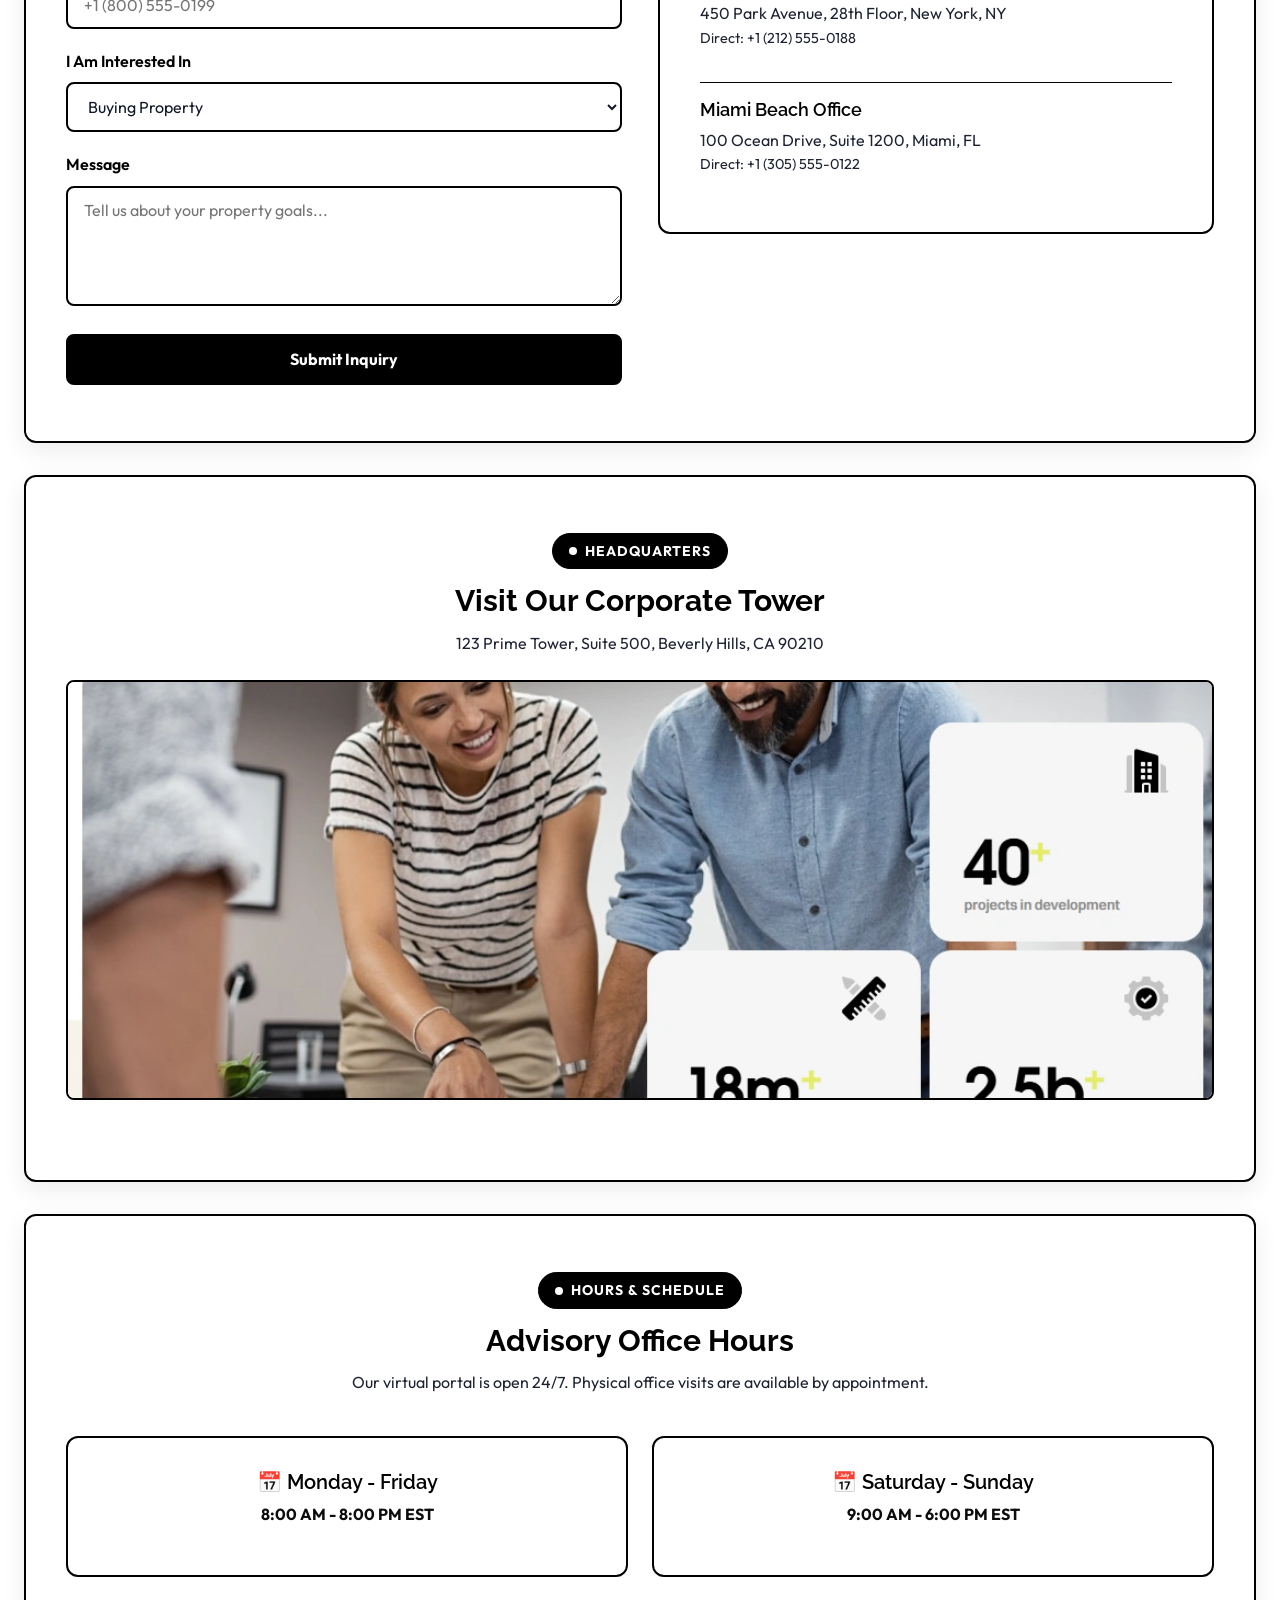
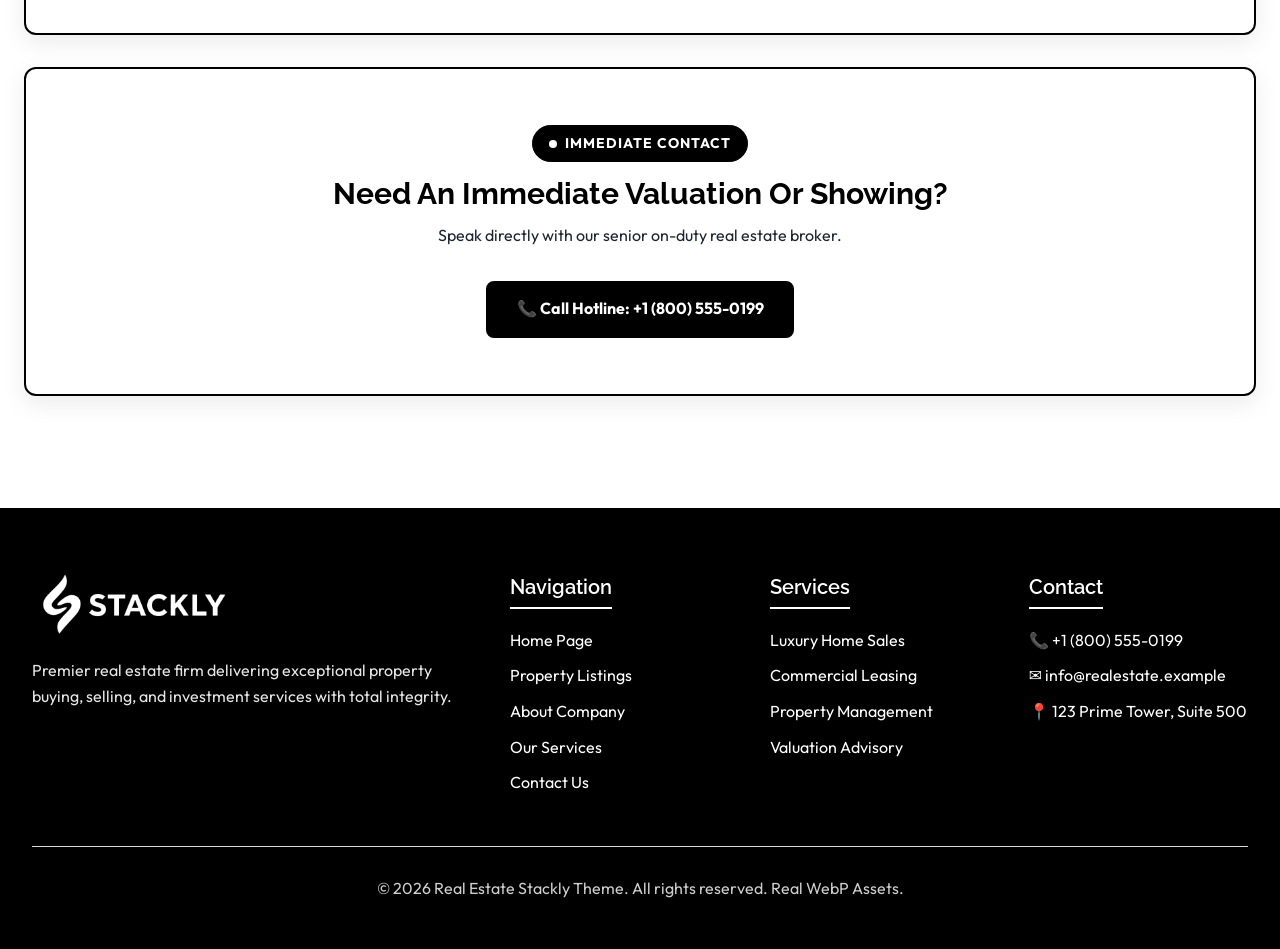
<file: contact.html>
<!DOCTYPE html>
<html lang="en">
<head>
    <meta charset="UTF-8">
    <meta name="viewport" content="width=device-width, initial-scale=1.0">
    <title>Contact Us - Stackly Real Estate</title>
    <link rel="stylesheet" href="style.css">
</head>
<body>

<div class="site-wrapper">

    <!-- Left Dialer Menu -->
    <aside class="left-dialer-menu" aria-label="Quick Dialer & Navigation">
        <a href="tel:+18005550199" class="dialer-btn" aria-label="Call Us Now">
            📞
            <span class="tooltip">Dialer: +1 (800) 555-0199</span>
        </a>
        <a href="contact.html" class="dialer-btn" aria-label="Send Inquiry">
            ✉️
            <span class="tooltip">Send Inquiry</span>
        </a>
        <a href="properties.html" class="dialer-btn" aria-label="View Properties">
            🏠
            <span class="tooltip">Properties Listing</span>
        </a>
        <a href="login.html" class="dialer-btn" aria-label="Client Login">
            🔑
            <span class="tooltip">Client Portal</span>
        </a>
    </aside>

    <!-- SECTION 1: STICKY HEADER -->
    <header class="site-header">
        <div class="header-container">
            <a href="index.html">
                <img src="logo_0895.webp" alt="Stackly Real Estate Logo" class="site-logo-img">
            </a>

            <button class="mobile-nav-toggle" onclick="document.querySelector('.main-navigation').classList.toggle('is-open')" aria-label="Toggle Menu">☰</button>

            <nav class="main-navigation" aria-label="Primary Menu">
                <ul>
                    <li><a href="index.html">Home</a></li>
                    <li><a href="properties.html">Properties</a></li>
                    <li><a href="about.html">About Us</a></li>
                    <li><a href="services.html">Services</a></li>
                    <li><a href="contact.html" class="active">Contact Us</a></li>
                    <li><a href="login.html">Login</a></li>
                    <li><a href="signup.html" class="btn-primary">Sign Up</a></li>
                </ul>
            </nav>
        </div>
    </header>

    <!-- SECTION 2: PAGE HEADER BANNER WITH REAL WEBP HERO -->
    <section class="page-header-banner">
        <img src="images/contact_hero.webp" alt="Contact Hero" class="img-fluid" style="margin: 0 auto 1.5rem auto; max-height: 350px; width: 100%; object-fit: cover;">
        <div class="section-tag">
            <div></div>
            Get In Touch
        </div>
        <h1>Contact Our Advisory Team</h1>
        <p>We are available 24/7 to assist with your real estate inquiries, property tours, and asset valuations.</p>
    </section>

    <main class="site-main">

        <!-- SECTION 3: CONTACT INFO CARDS GRID BLOCK -->
        <section class="section-block">
            <div class="services-grid">
                <div class="service-card" style="text-align: center;">
                    <div class="why-card-icon">📞</div>
                    <h3>Direct Hotline</h3>
                    <p style="font-size: 1.2rem; font-weight: 700; color: var(--color-gold); margin-bottom: 0.5rem;">+1 (800) 555-0199</p>
                    <p>Mon - Sun: 8:00 AM - 9:00 PM EST</p>
                </div>

                <div class="service-card" style="text-align: center;">
                    <div class="why-card-icon">✉️</div>
                    <h3>Email Support</h3>
                    <p style="font-size: 1.2rem; font-weight: 700; color: var(--color-gold); margin-bottom: 0.5rem;">info@realestate.example</p>
                    <p>Response guaranteed within 2 hours</p>
                </div>

                <div class="service-card" style="text-align: center;">
                    <div class="why-card-icon">📍</div>
                    <h3>Corporate HQ</h3>
                    <p style="font-size: 1.1rem; font-weight: 700; color: var(--color-gold); margin-bottom: 0.5rem;">123 Prime Tower, Suite 500</p>
                    <p>Beverly Hills, CA 90210</p>
                </div>
            </div>
        </section>

        <!-- SECTION 4: CONTACT FORM & BRANCHES GRID BLOCK -->
        <section class="section-block">
            <div class="contact-grid">
                <div>
                    <div class="section-tag">
                        <div></div>
                        Send Message
                    </div>
                    <h2>Request A Private Consultation</h2>
                    <p>Fill out the form below and a senior advisor will reach out promptly.</p>
                    
                    <form action="#" method="POST" onsubmit="event.preventDefault(); alert('Thank you for contacting Real Estate Advisory! An agent will respond shortly.');">
                        <div class="form-group">
                            <label for="contact-fullname">Full Name</label>
                            <input type="text" id="contact-fullname" class="form-control" placeholder="Enter your full name" required>
                        </div>
                        <div class="form-group">
                            <label for="contact-email">Email Address</label>
                            <input type="email" id="contact-email" class="form-control" placeholder="name@example.com" required>
                        </div>
                        <div class="form-group">
                            <label for="contact-phone">Phone Number</label>
                            <input type="tel" id="contact-phone" class="form-control" placeholder="+1 (800) 555-0199" required>
                        </div>
                        <div class="form-group">
                            <label for="contact-interest">I Am Interested In</label>
                            <select id="contact-interest" class="form-control">
                                <option value="buy">Buying Property</option>
                                <option value="sell">Selling Property</option>
                                <option value="lease">Commercial Leasing</option>
                                <option value="invest">Investment Advisory</option>
                            </select>
                        </div>
                        <div class="form-group">
                            <label for="contact-message">Message</label>
                            <textarea id="contact-message" class="form-control" placeholder="Tell us about your property goals..." style="min-height: 120px;" required></textarea>
                        </div>
                        <button type="submit" class="btn-primary" style="width: 100%;">Submit Inquiry</button>
                    </form>
                </div>

                <!-- BRANCH LOCATIONS BOX -->
                <div style="background-color: var(--color-card-bg); border: 2px solid var(--color-black); padding: 2.5rem; border-radius: var(--border-radius);">
                    <h3 style="color: var(--color-black);">Global Branch Offices</h3>
                    
                    <div style="margin-top: 1.5rem; border-bottom: 1px solid var(--color-black); padding-bottom: 1rem;">
                        <h3 style="font-size: 1.1rem; color: var(--color-black);">Beverly Hills Office</h3>
                        <p style="margin-bottom: 0;">742 Evergreen Terrace, Beverly Hills, CA</p>
                        <p style="font-size: 0.9rem;">Direct: +1 (310) 555-0144</p>
                    </div>

                    <div style="margin-top: 1rem; border-bottom: 1px solid var(--color-black); padding-bottom: 1rem;">
                        <h3 style="font-size: 1.1rem; color: var(--color-black);">Manhattan Office</h3>
                        <p style="margin-bottom: 0;">450 Park Avenue, 28th Floor, New York, NY</p>
                        <p style="font-size: 0.9rem;">Direct: +1 (212) 555-0188</p>
                    </div>

                    <div style="margin-top: 1rem;">
                        <h3 style="font-size: 1.1rem; color: var(--color-black);">Miami Beach Office</h3>
                        <p style="margin-bottom: 0;">100 Ocean Drive, Suite 1200, Miami, FL</p>
                        <p style="font-size: 0.9rem;">Direct: +1 (305) 555-0122</p>
                    </div>
                </div>
            </div>
        </section>

        <!-- SECTION 5: OFFICE BUILDING SHOWCASE (REAL WEBP IMAGE) -->
        <section class="section-block" style="text-align: center;">
            <div class="section-tag">
                <div></div>
                Headquarters
            </div>
            <h2>Visit Our Corporate Tower</h2>
            <p>123 Prime Tower, Suite 500, Beverly Hills, CA 90210</p>
            <img src="images/bigb.webp" alt="Corporate Headquarters Tower" class="img-fluid" style="margin: 1.5rem auto; max-height: 420px; width: 100%; object-fit: cover;">
        </section>

        <!-- SECTION 6: OFFICE HOURS -->
        <section class="section-block">
            <div class="section-title-wrap">
                <div class="section-tag">
                    <div></div>
                    Hours & Schedule
                </div>
                <h2>Advisory Office Hours</h2>
                <p>Our virtual portal is open 24/7. Physical office visits are available by appointment.</p>
            </div>

            <div class="services-grid">
                <div class="service-card" style="text-align: center;">
                    <h3>📅 Monday - Friday</h3>
                    <p style="color: var(--color-gold); font-weight: 700;">8:00 AM - 8:00 PM EST</p>
                </div>
                <div class="service-card" style="text-align: center;">
                    <h3>📅 Saturday - Sunday</h3>
                    <p style="color: var(--color-gold); font-weight: 700;">9:00 AM - 6:00 PM EST</p>
                </div>
            </div>
        </section>

        <!-- SECTION 7: EMERGENCY HOTLINE -->
        <section class="section-block" style="text-align: center;">
            <div class="section-tag">
                <div></div>
                Immediate Contact
            </div>
            <h2>Need An Immediate Valuation Or Showing?</h2>
            <p>Speak directly with our senior on-duty real estate broker.</p>
            <a href="tel:+18005550199" class="btn-primary" style="margin-top: 1rem;">📞 Call Hotline: +1 (800) 555-0199</a>
        </section>

    </main>

    <!-- SECTION 8: SITE FOOTER WITH logo_0895.webp -->
    <footer class="site-footer">
        <div class="footer-container">
            <div class="footer-col">
                <a href="index.html">
                    <img src="logo_0895.webp" alt="Stackly Real Estate Logo" class="footer-logo-img">
                </a>
                <p>Premier real estate firm delivering exceptional property buying, selling, and investment services with total integrity.</p>
            </div>

            <div class="footer-col">
                <h3>Navigation</h3>
                <ul>
                    <li><a href="index.html">Home Page</a></li>
                    <li><a href="properties.html">Property Listings</a></li>
                    <li><a href="about.html">About Company</a></li>
                    <li><a href="services.html">Our Services</a></li>
                    <li><a href="contact.html">Contact Us</a></li>
                </ul>
            </div>

            <div class="footer-col">
                <h3>Services</h3>
                <ul>
                    <li><a href="services.html">Luxury Home Sales</a></li>
                    <li><a href="services.html">Commercial Leasing</a></li>
                    <li><a href="services.html">Property Management</a></li>
                    <li><a href="services.html">Valuation Advisory</a></li>
                </ul>
            </div>

            <div class="footer-col">
                <h3>Contact</h3>
                <ul>
                    <li><a href="tel:+18005550199">📞 +1 (800) 555-0199</a></li>
                    <li><a href="mailto:info@realestate.example">✉️ info@realestate.example</a></li>
                    <li><a href="contact.html">📍 123 Prime Tower, Suite 500</a></li>
                </ul>
            </div>
        </div>

        <div class="footer-bottom">
            <p>&copy; 2026 Real Estate Stackly Theme. All rights reserved. Real WebP Assets.</p>
        </div>
    </footer>

</div>

</body>
</html>
</file>
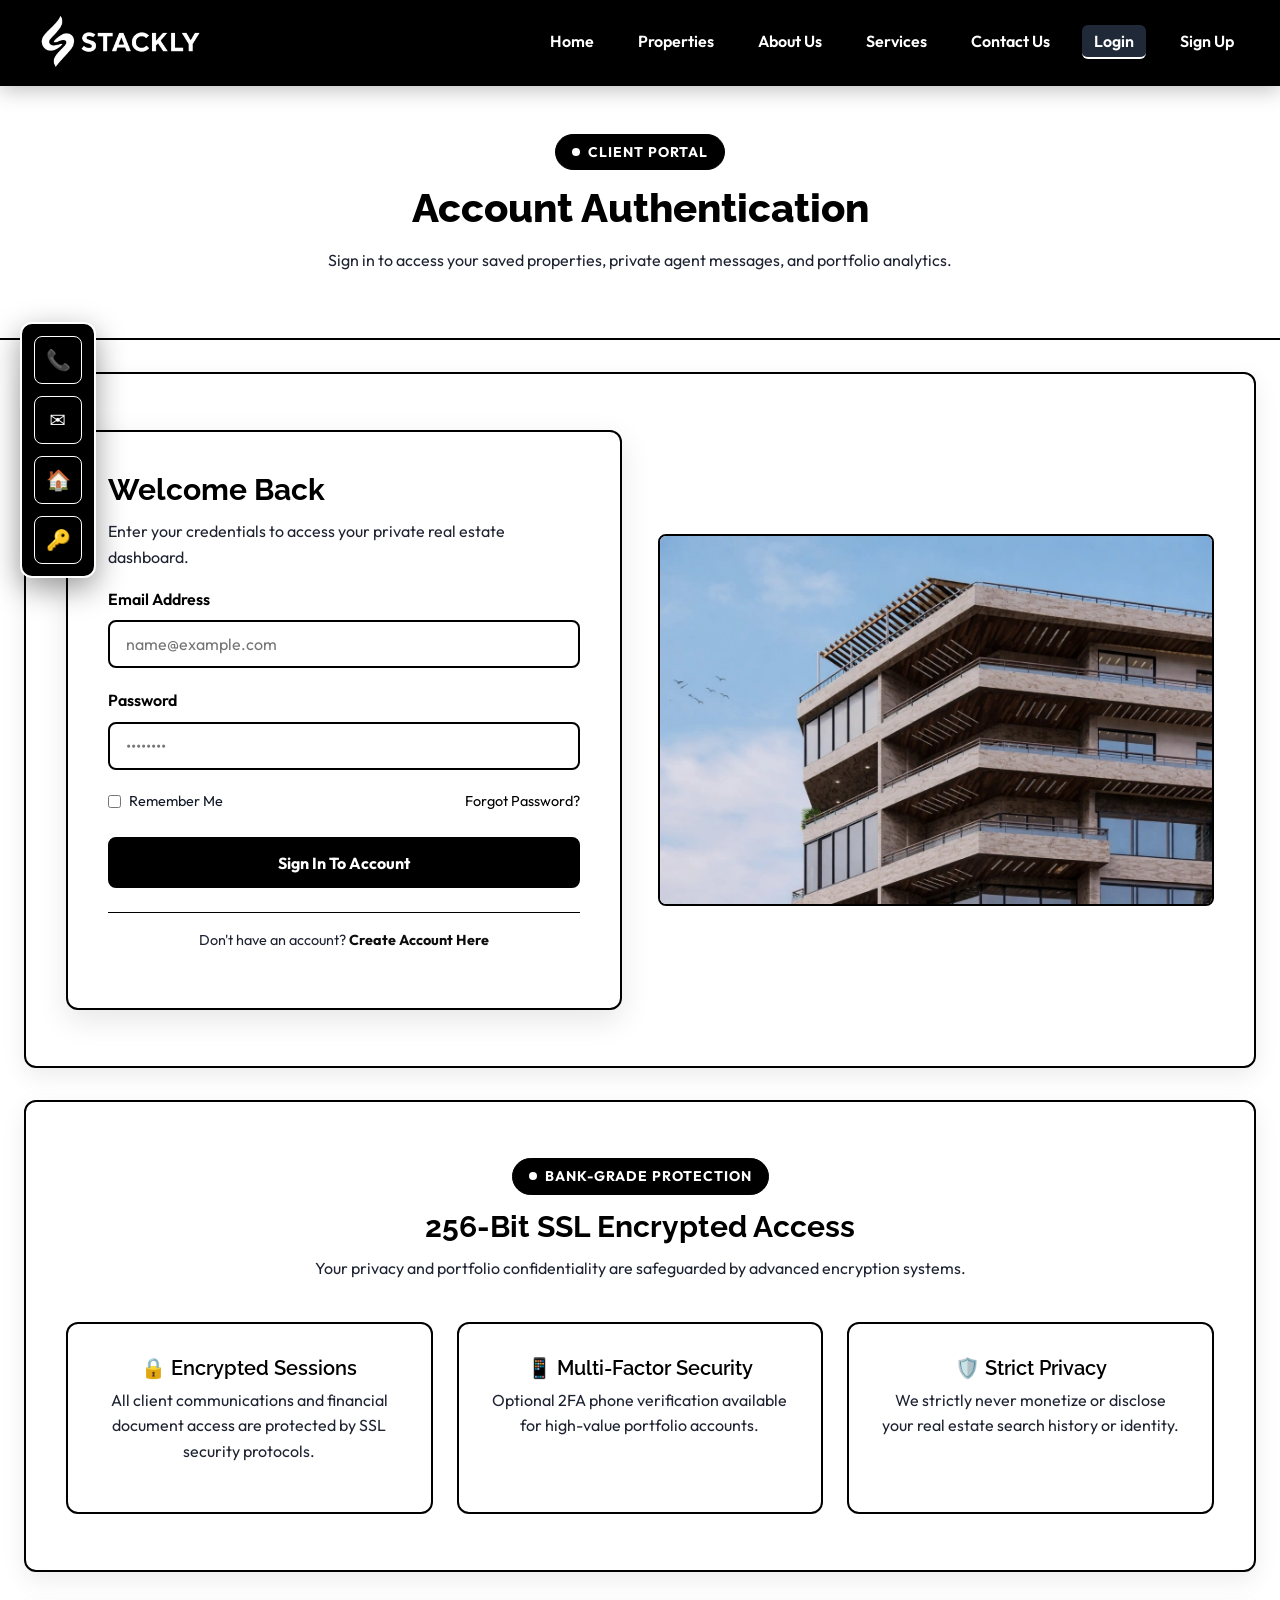
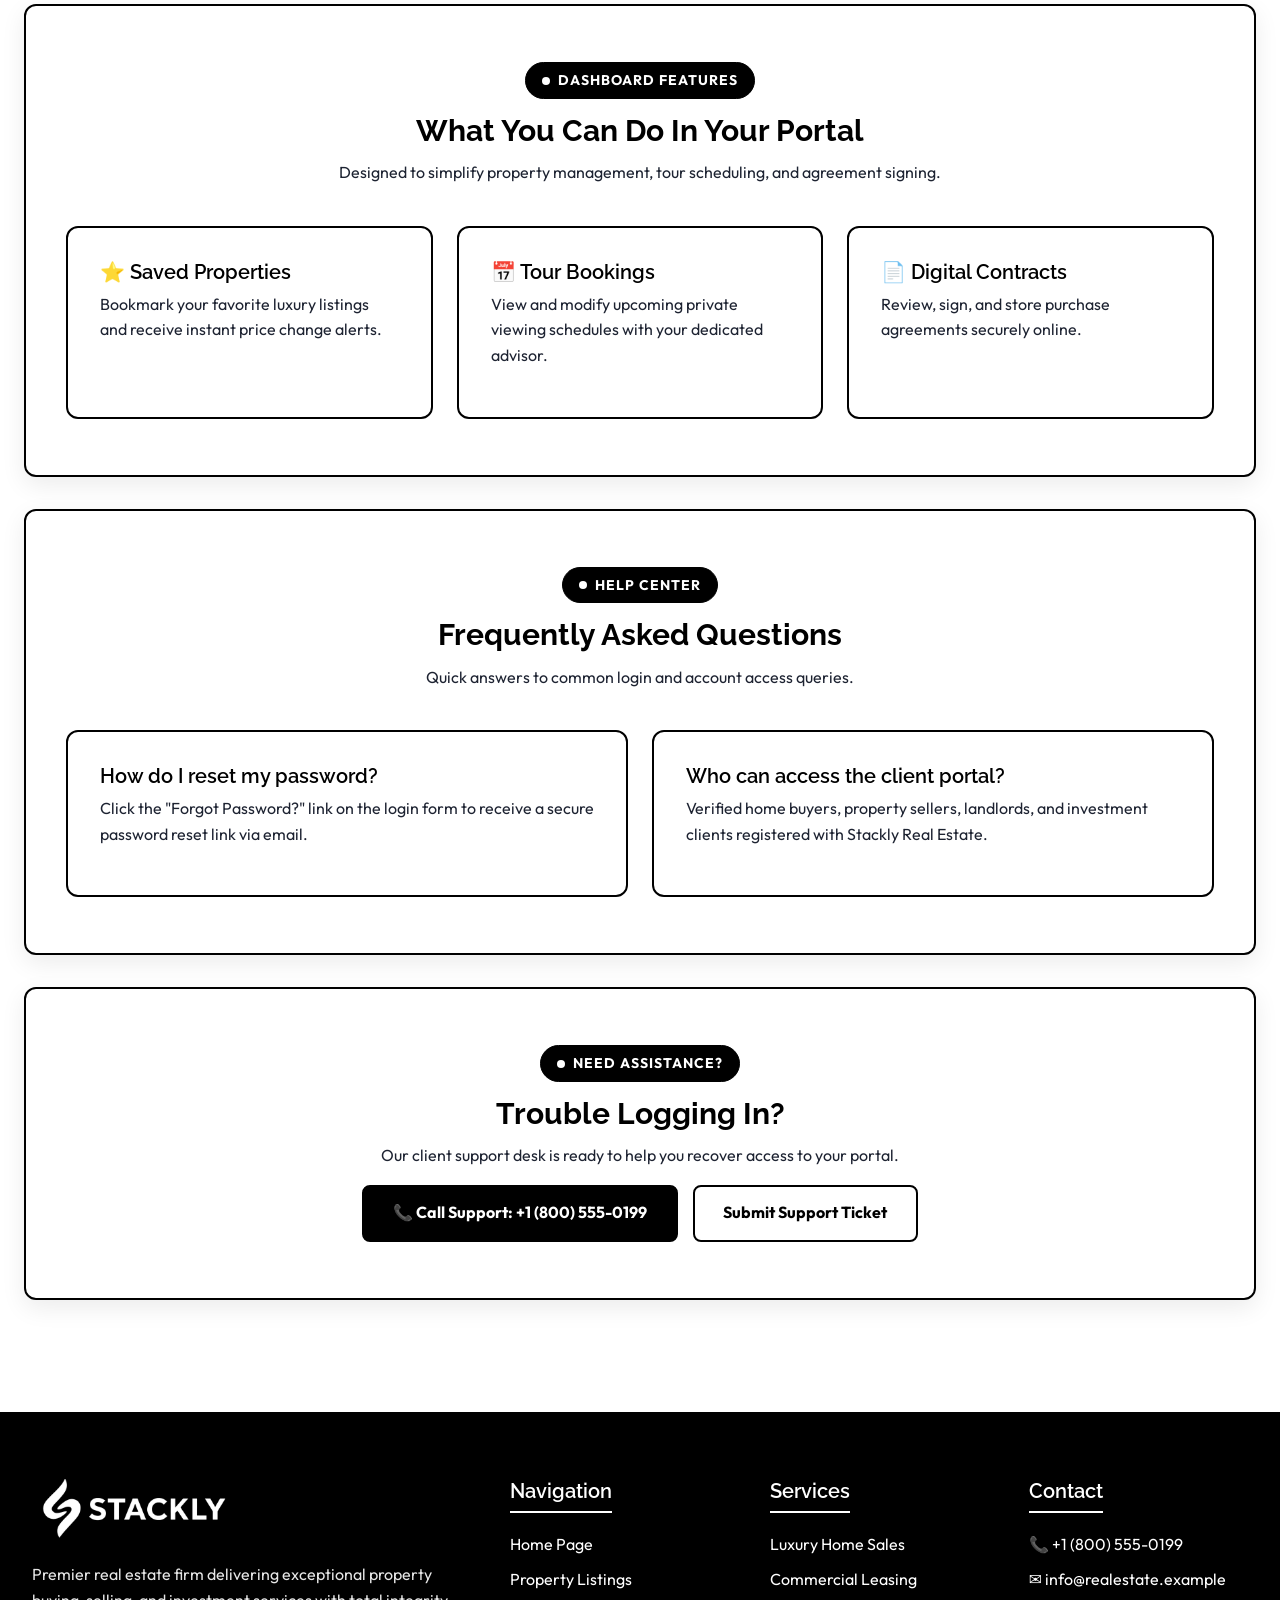
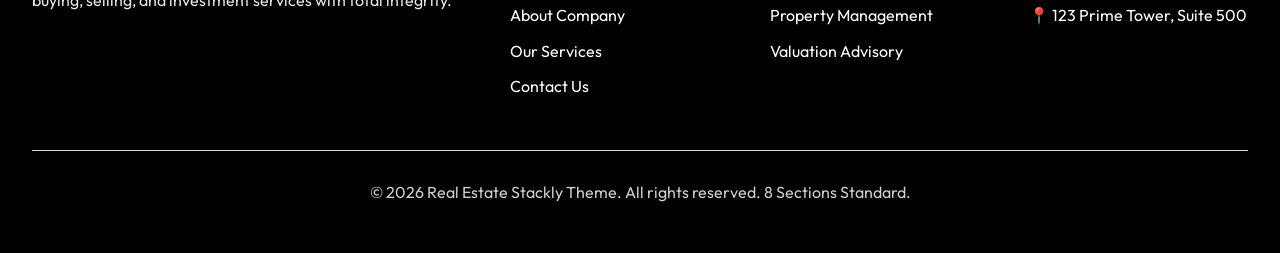
<file: login.html>
<!DOCTYPE html>
<html lang="en">
<head>
    <meta charset="UTF-8">
    <meta name="viewport" content="width=device-width, initial-scale=1.0">
    <title>Client Portal Login - Stackly Real Estate</title>
    <link rel="stylesheet" href="style.css">
</head>
<body>

<div class="site-wrapper">

    <!-- Left Dialer Menu -->
    <aside class="left-dialer-menu" aria-label="Quick Dialer & Navigation">
        <a href="tel:+18005550199" class="dialer-btn" aria-label="Call Us Now">
            📞
            <span class="tooltip">Dialer: +1 (800) 555-0199</span>
        </a>
        <a href="contact.html" class="dialer-btn" aria-label="Send Inquiry">
            ✉️
            <span class="tooltip">Send Inquiry</span>
        </a>
        <a href="properties.html" class="dialer-btn" aria-label="View Properties">
            🏠
            <span class="tooltip">Properties Listing</span>
        </a>
        <a href="login.html" class="dialer-btn" aria-label="Client Login">
            🔑
            <span class="tooltip">Client Portal</span>
        </a>
    </aside>

    <!-- SECTION 1: STICKY HEADER -->
    <header class="site-header">
        <div class="header-container">
            <a href="index.html">
                <img src="logo_0895.webp" alt="Stackly Real Estate Logo" class="site-logo-img">
            </a>

            <button class="mobile-nav-toggle" onclick="document.querySelector('.main-navigation').classList.toggle('is-open')" aria-label="Toggle Menu">☰</button>

            <nav class="main-navigation" aria-label="Primary Menu">
                <ul>
                    <li><a href="index.html">Home</a></li>
                    <li><a href="properties.html">Properties</a></li>
                    <li><a href="about.html">About Us</a></li>
                    <li><a href="services.html">Services</a></li>
                    <li><a href="contact.html">Contact Us</a></li>
                    <li><a href="login.html" class="active">Login</a></li>
                    <li><a href="signup.html" class="btn-primary">Sign Up</a></li>
                </ul>
            </nav>
        </div>
    </header>

    <!-- SECTION 2: PAGE HEADER BANNER -->
    <section class="page-header-banner">
        <div class="section-tag">
            <div></div>
            Client Portal
        </div>
        <h1>Account Authentication</h1>
        <p>Sign in to access your saved properties, private agent messages, and portfolio analytics.</p>
    </section>

    <main class="site-main">

        <!-- SECTION 3: AUTHENTICATION CARD BLOCK (REAL WEBP IMAGE) -->
        <section class="section-block">
            <div class="auth-grid">
                <div>
                    <div class="auth-container" style="max-width: 100%;">
                        <h2>Welcome Back</h2>
                        <p>Enter your credentials to access your private real estate dashboard.</p>
                        
                        <form action="#" method="POST" onsubmit="event.preventDefault(); alert('Login successful! Redirecting to client dashboard...');">
                            <div class="form-group">
                                <label for="login-email">Email Address</label>
                                <input type="email" id="login-email" class="form-control" placeholder="name@example.com" required>
                            </div>
                            
                            <div class="form-group">
                                <label for="login-password">Password</label>
                                <input type="password" id="login-password" class="form-control" placeholder="••••••••" required>
                            </div>

                            <div style="display: flex; justify-content: space-between; align-items: center; margin-bottom: 1.5rem;">
                                <label style="display: flex; align-items: center; gap: 8px; font-size: 0.9rem; cursor: pointer;">
                                    <input type="checkbox"> Remember Me
                                </label>
                                <a href="#" style="font-size: 0.9rem; color: var(--color-gold);">Forgot Password?</a>
                            </div>

                            <button type="submit" class="btn-primary" style="width: 100%;">Sign In To Account</button>
                        </form>

                        <div style="text-align: center; margin-top: 1.5rem; border-top: 1px solid var(--color-gold); padding-top: 1rem;">
                            <p style="font-size: 0.9rem;">Don't have an account? <a href="signup.html" style="color: var(--color-gold); font-weight: 700;">Create Account Here</a></p>
                        </div>
                    </div>
                </div>

                <div style="text-align: center;">
                    <img src="images/blogbg.webp" alt="Secure Client Portal" class="img-fluid" style="max-height: 450px; width: 100%; object-fit: cover;">
                </div>
            </div>
        </section>

        <!-- SECTION 4: SECURITY GUARANTEE -->
        <section class="section-block">
            <div class="section-title-wrap">
                <div class="section-tag">
                    <div></div>
                    Bank-Grade Protection
                </div>
                <h2>256-Bit SSL Encrypted Access</h2>
                <p>Your privacy and portfolio confidentiality are safeguarded by advanced encryption systems.</p>
            </div>

            <div class="services-grid">
                <div class="service-card" style="text-align: center;">
                    <h3>🔒 Encrypted Sessions</h3>
                    <p>All client communications and financial document access are protected by SSL security protocols.</p>
                </div>
                <div class="service-card" style="text-align: center;">
                    <h3>📱 Multi-Factor Security</h3>
                    <p>Optional 2FA phone verification available for high-value portfolio accounts.</p>
                </div>
                <div class="service-card" style="text-align: center;">
                    <h3>🛡️ Strict Privacy</h3>
                    <p>We strictly never monetize or disclose your real estate search history or identity.</p>
                </div>
            </div>
        </section>

        <!-- SECTION 5: CLIENT PORTAL FEATURES -->
        <section class="section-block">
            <div class="section-title-wrap">
                <div class="section-tag">
                    <div></div>
                    Dashboard Features
                </div>
                <h2>What You Can Do In Your Portal</h2>
                <p>Designed to simplify property management, tour scheduling, and agreement signing.</p>
            </div>

            <div class="services-grid">
                <div class="service-card">
                    <h3>⭐ Saved Properties</h3>
                    <p>Bookmark your favorite luxury listings and receive instant price change alerts.</p>
                </div>
                <div class="service-card">
                    <h3>📅 Tour Bookings</h3>
                    <p>View and modify upcoming private viewing schedules with your dedicated advisor.</p>
                </div>
                <div class="service-card">
                    <h3>📄 Digital Contracts</h3>
                    <p>Review, sign, and store purchase agreements securely online.</p>
                </div>
            </div>
        </section>

        <!-- SECTION 6: AUTHENTICATION FAQ -->
        <section class="section-block">
            <div class="section-title-wrap">
                <div class="section-tag">
                    <div></div>
                    Help Center
                </div>
                <h2>Frequently Asked Questions</h2>
                <p>Quick answers to common login and account access queries.</p>
            </div>

            <div class="services-grid">
                <div class="service-card">
                    <h3>How do I reset my password?</h3>
                    <p>Click the "Forgot Password?" link on the login form to receive a secure password reset link via email.</p>
                </div>
                <div class="service-card">
                    <h3>Who can access the client portal?</h3>
                    <p>Verified home buyers, property sellers, landlords, and investment clients registered with Stackly Real Estate.</p>
                </div>
            </div>
        </section>

        <!-- SECTION 7: SUPPORT & HOTLINE ASSISTANCE -->
        <section class="section-block" style="text-align: center;">
            <div class="section-tag">
                <div></div>
                Need Assistance?
            </div>
            <h2>Trouble Logging In?</h2>
            <p>Our client support desk is ready to help you recover access to your portal.</p>
            <div style="margin-top: 1rem; display: flex; gap: 15px; justify-content: center; flex-wrap: wrap;">
                <a href="tel:+18005550199" class="btn-primary">📞 Call Support: +1 (800) 555-0199</a>
                <a href="contact.html" class="btn-secondary">Submit Support Ticket</a>
            </div>
        </section>

    </main>

    <!-- SECTION 8: SITE FOOTER WITH logo_0895.webp -->
    <footer class="site-footer">
        <div class="footer-container">
            <div class="footer-col">
                <a href="index.html">
                    <img src="logo_0895.webp" alt="Stackly Real Estate Logo" class="footer-logo-img">
                </a>
                <p>Premier real estate firm delivering exceptional property buying, selling, and investment services with total integrity.</p>
            </div>

            <div class="footer-col">
                <h3>Navigation</h3>
                <ul>
                    <li><a href="index.html">Home Page</a></li>
                    <li><a href="properties.html">Property Listings</a></li>
                    <li><a href="about.html">About Company</a></li>
                    <li><a href="services.html">Our Services</a></li>
                    <li><a href="contact.html">Contact Us</a></li>
                </ul>
            </div>

            <div class="footer-col">
                <h3>Services</h3>
                <ul>
                    <li><a href="services.html">Luxury Home Sales</a></li>
                    <li><a href="services.html">Commercial Leasing</a></li>
                    <li><a href="services.html">Property Management</a></li>
                    <li><a href="services.html">Valuation Advisory</a></li>
                </ul>
            </div>

            <div class="footer-col">
                <h3>Contact</h3>
                <ul>
                    <li><a href="tel:+18005550199">📞 +1 (800) 555-0199</a></li>
                    <li><a href="mailto:info@realestate.example">✉️ info@realestate.example</a></li>
                    <li><a href="contact.html">📍 123 Prime Tower, Suite 500</a></li>
                </ul>
            </div>
        </div>

        <div class="footer-bottom">
            <p>&copy; 2026 Real Estate Stackly Theme. All rights reserved. 8 Sections Standard.</p>
        </div>
    </footer>

</div>

</body>
</html>
</file>
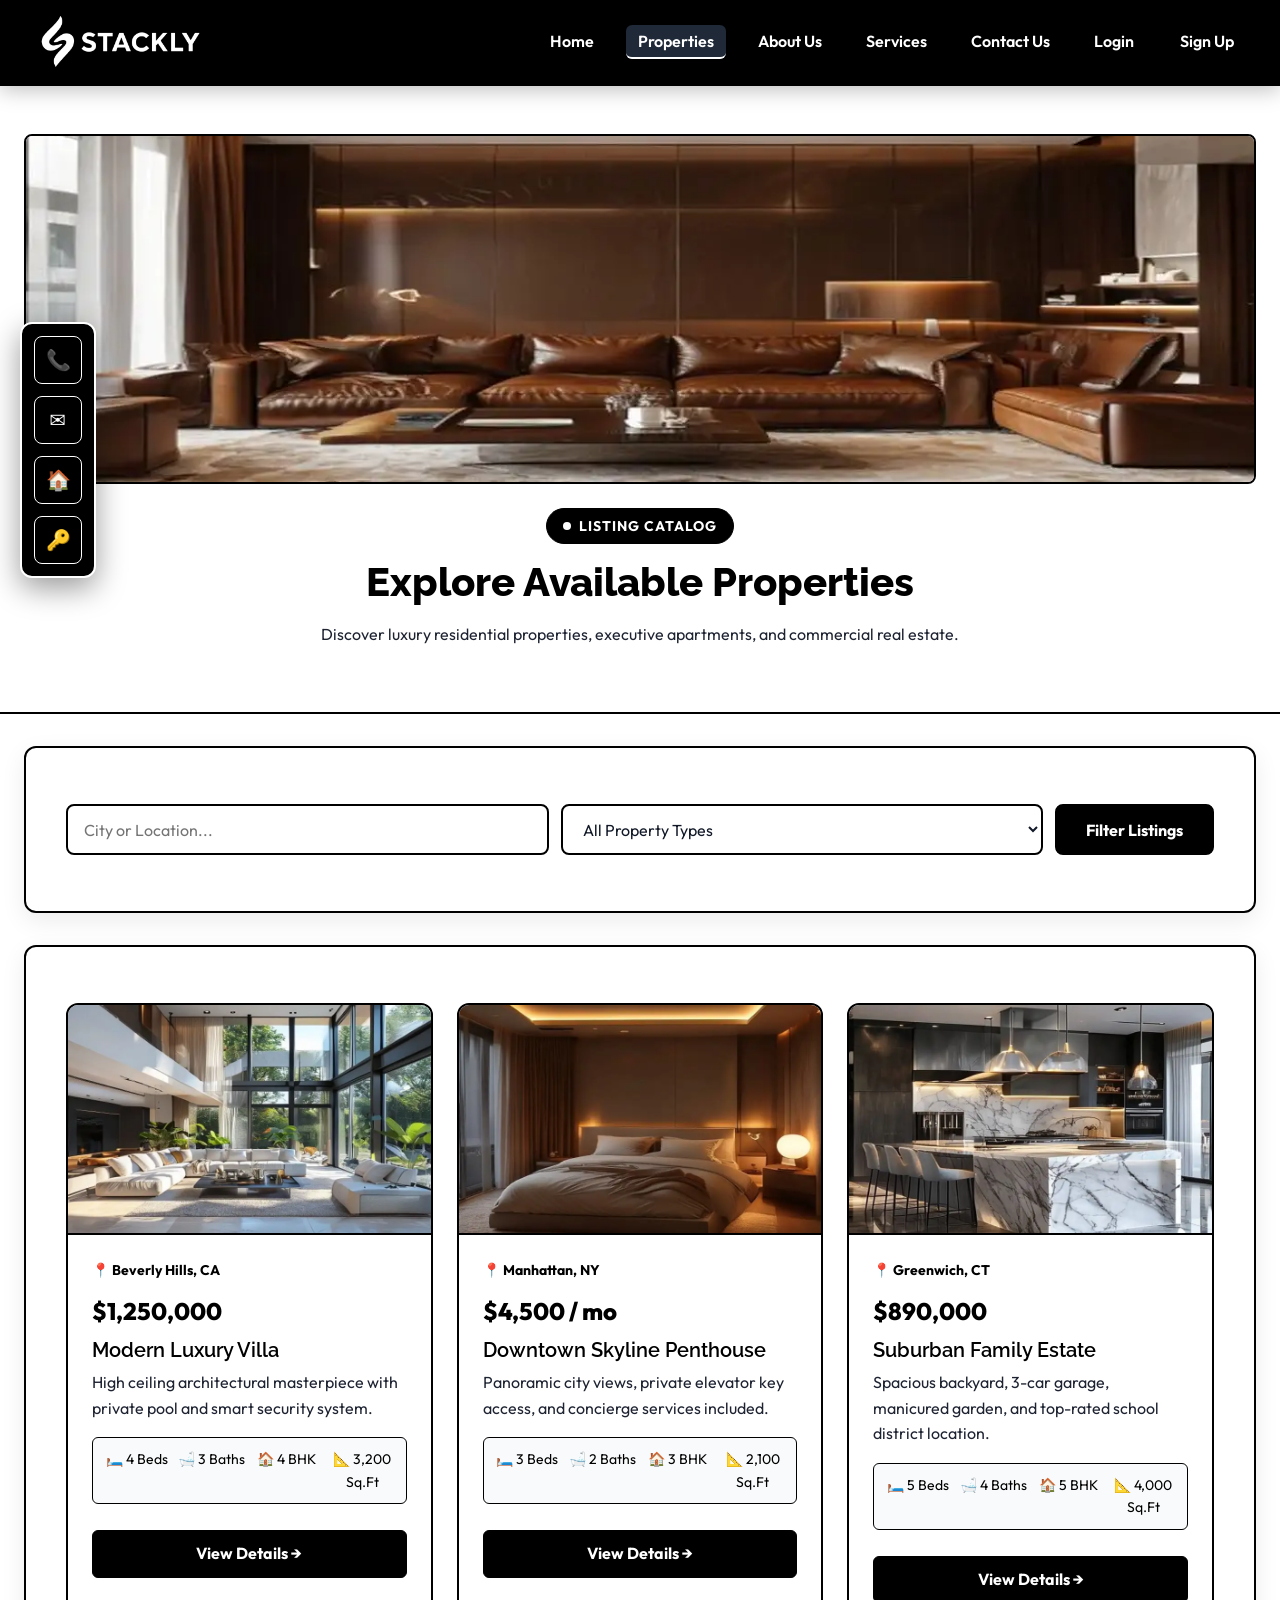
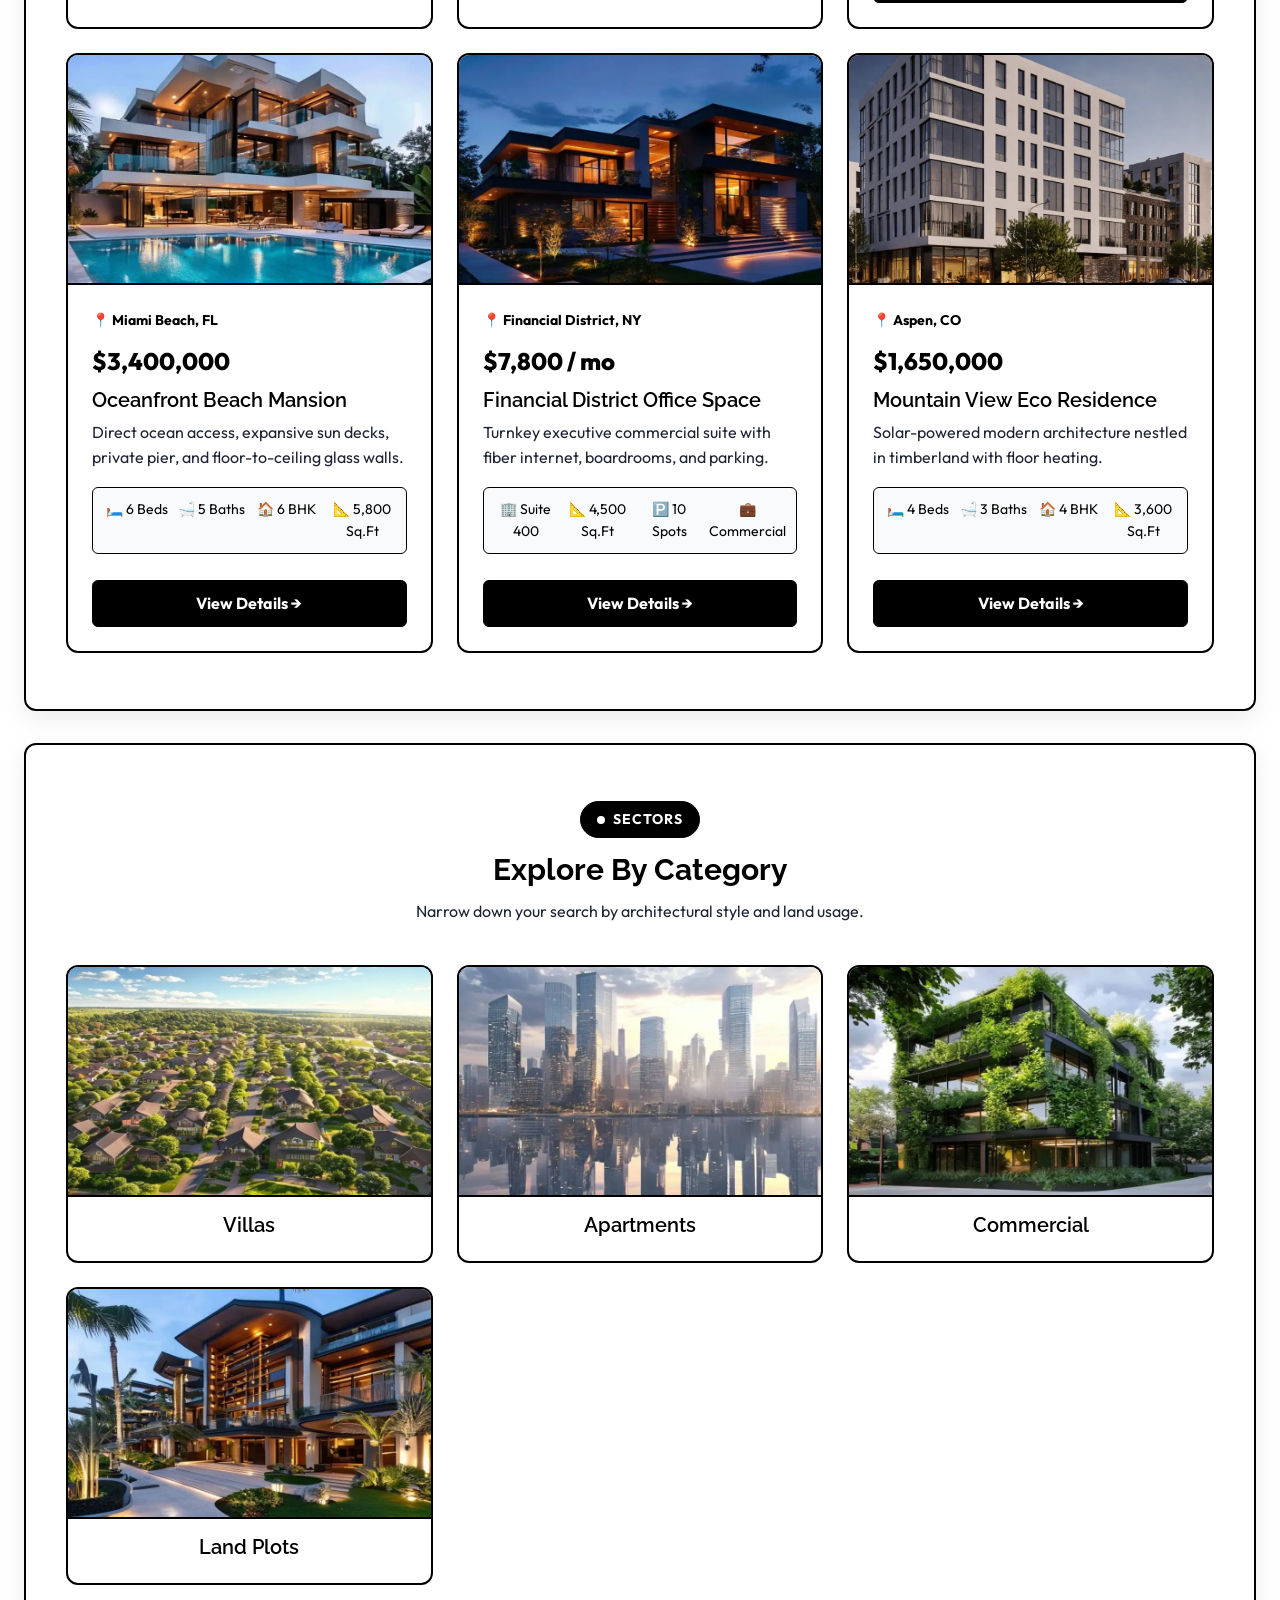
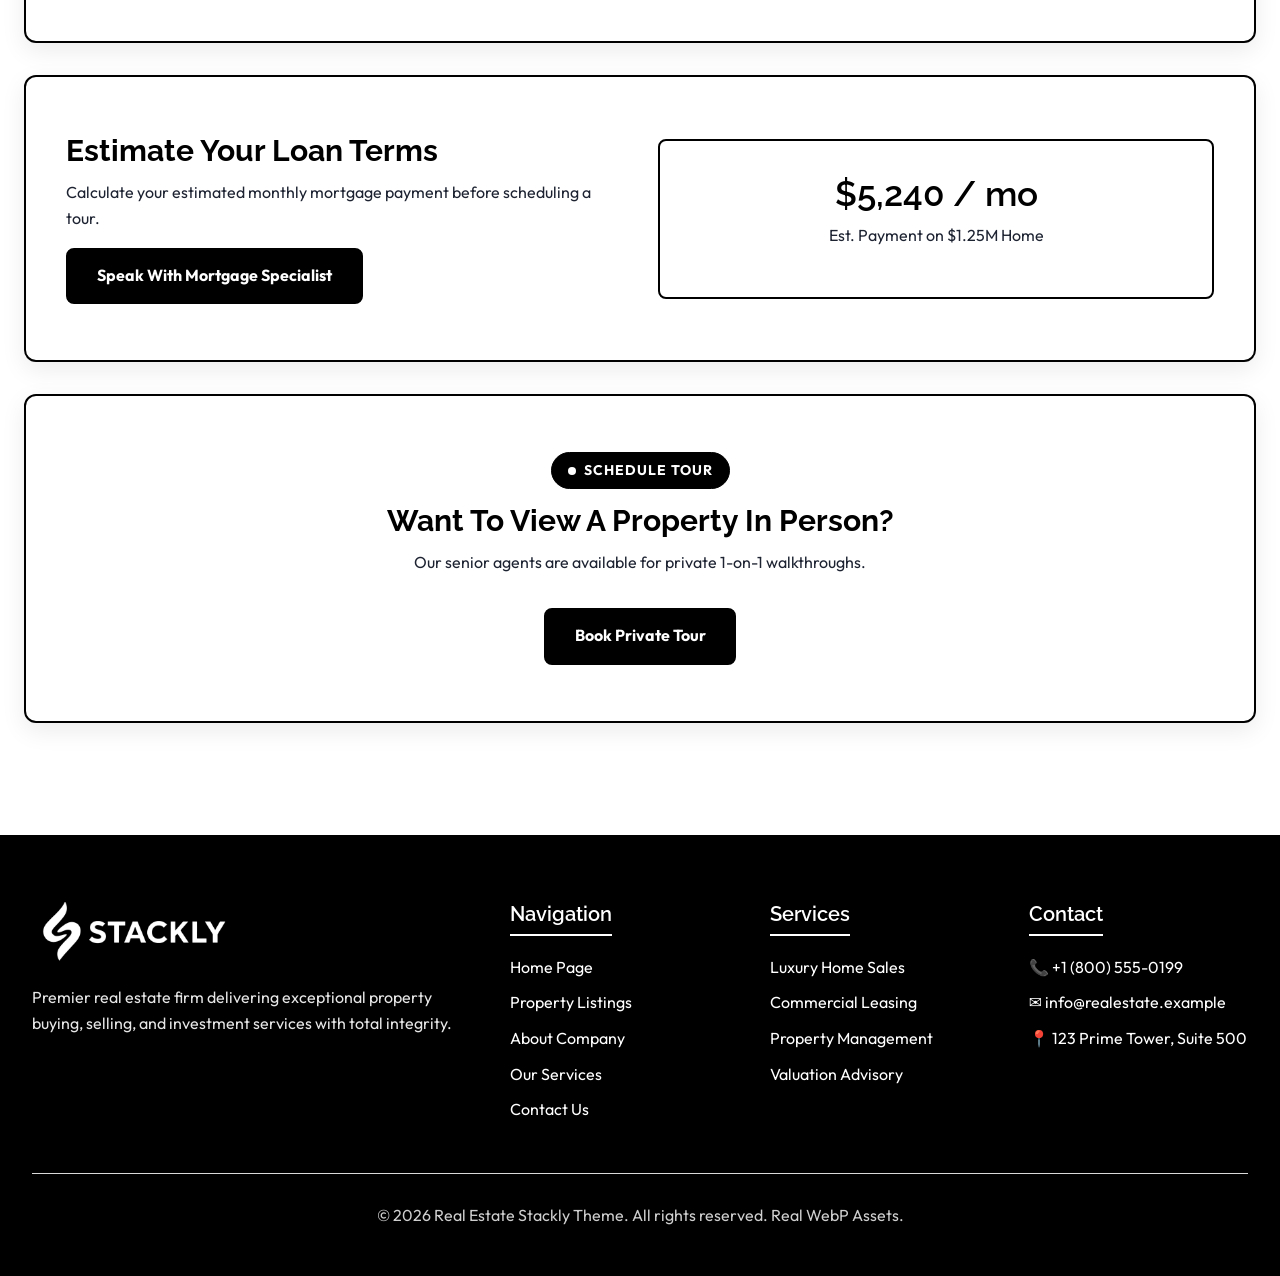
<file: properties.html>
<!DOCTYPE html>
<html lang="en">
<head>
    <meta charset="UTF-8">
    <meta name="viewport" content="width=device-width, initial-scale=1.0">
    <title>Property Catalog - Stackly Real Estate</title>
    <link rel="stylesheet" href="style.css">
</head>
<body>

<div class="site-wrapper">

    <!-- Left Dialer Menu -->
    <aside class="left-dialer-menu" aria-label="Quick Dialer & Navigation">
        <a href="tel:+18005550199" class="dialer-btn" aria-label="Call Us Now">
            📞
            <span class="tooltip">Dialer: +1 (800) 555-0199</span>
        </a>
        <a href="contact.html" class="dialer-btn" aria-label="Send Inquiry">
            ✉️
            <span class="tooltip">Send Inquiry</span>
        </a>
        <a href="properties.html" class="dialer-btn" aria-label="View Properties">
            🏠
            <span class="tooltip">Properties Listing</span>
        </a>
        <a href="login.html" class="dialer-btn" aria-label="Client Login">
            🔑
            <span class="tooltip">Client Portal</span>
        </a>
    </aside>

    <!-- SECTION 1: STICKY HEADER -->
    <header class="site-header">
        <div class="header-container">
            <a href="index.html">
                <img src="logo_0895.webp" alt="Stackly Real Estate Logo" class="site-logo-img">
            </a>

            <button class="mobile-nav-toggle" onclick="document.querySelector('.main-navigation').classList.toggle('is-open')" aria-label="Toggle Menu">☰</button>

            <nav class="main-navigation" aria-label="Primary Menu">
                <ul>
                    <li><a href="index.html">Home</a></li>
                    <li><a href="properties.html" class="active">Properties</a></li>
                    <li><a href="about.html">About Us</a></li>
                    <li><a href="services.html">Services</a></li>
                    <li><a href="contact.html">Contact Us</a></li>
                    <li><a href="login.html">Login</a></li>
                    <li><a href="signup.html" class="btn-primary">Sign Up</a></li>
                </ul>
            </nav>
        </div>
    </header>

    <!-- SECTION 2: PAGE HEADER BANNER WITH REAL WEBP BANNER IMAGE -->
    <section class="page-header-banner" style="position: relative; overflow: hidden;">
        <img src="images/properties_hero.webp" alt="Properties Hero" class="img-fluid" style="margin: 0 auto 1.5rem auto; max-height: 350px; width: 100%; object-fit: cover;">
        <div class="section-tag">
            <div></div>
            Listing Catalog
        </div>
        <h1>Explore Available Properties</h1>
        <p>Discover luxury residential properties, executive apartments, and commercial real estate.</p>
    </section>

    <main class="site-main">

        <!-- SECTION 3: FILTER SEARCH CONTROLS BLOCK -->
        <section class="section-block">
            <form class="search-bar" action="#" method="GET" style="display: flex; gap: 12px; flex-wrap: wrap;">
                <input type="text" class="form-control" placeholder="City or Location..." aria-label="Location Filter" style="flex: 1; min-width: 200px;">
                <select class="form-control" aria-label="Property Type Filter" style="flex: 1; min-width: 180px;">
                    <option value="">All Property Types</option>
                    <option value="villa">Luxury Villa</option>
                    <option value="apartment">Penthouse / Apartment</option>
                    <option value="estate">Family Estate</option>
                </select>
                <button type="submit" class="btn-primary">Filter Listings</button>
            </form>
        </section>

        <!-- SECTION 4: PROPERTIES CATALOG GRID (REAL WEBP IMAGES) -->
        <section class="section-block">
            <div class="properties-grid">

                <article class="featured-property-card hover-lift">
                    <img src="images/prop_1.webp" alt="Modern Luxury Villa" class="card-img-top">
                    <div class="property-info">
                        <div class="property-location">📍 Beverly Hills, CA</div>
                        <div class="property-price">$1,250,000</div>
                        <h3>Modern Luxury Villa</h3>
                        <p>High ceiling architectural masterpiece with private pool and smart security system.</p>
                        <div class="property-spec-grid">
                            <div>🛏️ 4 Beds</div>
                            <div>🛁 3 Baths</div>
                            <div>🏠 4 BHK</div>
                            <div>📐 3,200 Sq.Ft</div>
                        </div>
                        <a href="single-property.html" class="property-view-btn">View Details →</a>
                    </div>
                </article>

                <article class="featured-property-card hover-lift">
                    <img src="images/prop_2.webp" alt="Downtown Skyline Penthouse" class="card-img-top">
                    <div class="property-info">
                        <div class="property-location">📍 Manhattan, NY</div>
                        <div class="property-price">$4,500 / mo</div>
                        <h3>Downtown Skyline Penthouse</h3>
                        <p>Panoramic city views, private elevator key access, and concierge services included.</p>
                        <div class="property-spec-grid">
                            <div>🛏️ 3 Beds</div>
                            <div>🛁 2 Baths</div>
                            <div>🏠 3 BHK</div>
                            <div>📐 2,100 Sq.Ft</div>
                        </div>
                        <a href="single-property.html" class="property-view-btn">View Details →</a>
                    </div>
                </article>

                <article class="featured-property-card hover-lift">
                    <img src="images/prop_3.webp" alt="Suburban Family Estate" class="card-img-top">
                    <div class="property-info">
                        <div class="property-location">📍 Greenwich, CT</div>
                        <div class="property-price">$890,000</div>
                        <h3>Suburban Family Estate</h3>
                        <p>Spacious backyard, 3-car garage, manicured garden, and top-rated school district location.</p>
                        <div class="property-spec-grid">
                            <div>🛏️ 5 Beds</div>
                            <div>🛁 4 Baths</div>
                            <div>🏠 5 BHK</div>
                            <div>📐 4,000 Sq.Ft</div>
                        </div>
                        <a href="single-property.html" class="property-view-btn">View Details →</a>
                    </div>
                </article>

                <article class="featured-property-card hover-lift">
                    <img src="images/prop_large_1.webp" alt="Oceanfront Beach Mansion" class="card-img-top">
                    <div class="property-info">
                        <div class="property-location">📍 Miami Beach, FL</div>
                        <div class="property-price">$3,400,000</div>
                        <h3>Oceanfront Beach Mansion</h3>
                        <p>Direct ocean access, expansive sun decks, private pier, and floor-to-ceiling glass walls.</p>
                        <div class="property-spec-grid">
                            <div>🛏️ 6 Beds</div>
                            <div>🛁 5 Baths</div>
                            <div>🏠 6 BHK</div>
                            <div>📐 5,800 Sq.Ft</div>
                        </div>
                        <a href="single-property.html" class="property-view-btn">View Details →</a>
                    </div>
                </article>

                <article class="featured-property-card hover-lift">
                    <img src="images/prop_large_2.webp" alt="Financial District Office Space" class="card-img-top">
                    <div class="property-info">
                        <div class="property-location">📍 Financial District, NY</div>
                        <div class="property-price">$7,800 / mo</div>
                        <h3>Financial District Office Space</h3>
                        <p>Turnkey executive commercial suite with fiber internet, boardrooms, and parking.</p>
                        <div class="property-spec-grid">
                            <div>🏢 Suite 400</div>
                            <div>📐 4,500 Sq.Ft</div>
                            <div>🅿️ 10 Spots</div>
                            <div>💼 Commercial</div>
                        </div>
                        <a href="single-property.html" class="property-view-btn">View Details →</a>
                    </div>
                </article>

                <article class="featured-property-card hover-lift">
                    <img src="images/build3.webp" alt="Mountain View Eco Residence" class="card-img-top">
                    <div class="property-info">
                        <div class="property-location">📍 Aspen, CO</div>
                        <div class="property-price">$1,650,000</div>
                        <h3>Mountain View Eco Residence</h3>
                        <p>Solar-powered modern architecture nestled in timberland with floor heating.</p>
                        <div class="property-spec-grid">
                            <div>🛏️ 4 Beds</div>
                            <div>🛁 3 Baths</div>
                            <div>🏠 4 BHK</div>
                            <div>📐 3,600 Sq.Ft</div>
                        </div>
                        <a href="single-property.html" class="property-view-btn">View Details →</a>
                    </div>
                </article>

            </div>
        </section>

        <!-- SECTION 5: CATEGORY SELECTOR (REAL WEBP IMAGES) -->
        <section class="section-block">
            <div class="section-title-wrap">
                <div class="section-tag">
                    <div></div>
                    Sectors
                </div>
                <h2>Explore By Category</h2>
                <p>Narrow down your search by architectural style and land usage.</p>
            </div>

            <div class="categories-grid">
                <div class="category-card hover-lift">
                    <img src="images/dev_1.webp" alt="Luxury Villas" class="card-img-top">
                    <div style="padding: 1rem; text-align: center;"><h3>Villas</h3></div>
                </div>
                <div class="category-card hover-lift">
                    <img src="images/dev_2.webp" alt="Apartments" class="card-img-top">
                    <div style="padding: 1rem; text-align: center;"><h3>Apartments</h3></div>
                </div>
                <div class="category-card hover-lift">
                    <img src="images/dev_3.webp" alt="Commercial" class="card-img-top">
                    <div style="padding: 1rem; text-align: center;"><h3>Commercial</h3></div>
                </div>
                <div class="category-card hover-lift">
                    <img src="images/dev_4.webp" alt="Land" class="card-img-top">
                    <div style="padding: 1rem; text-align: center;"><h3>Land Plots</h3></div>
                </div>
            </div>
        </section>

        <!-- SECTION 6: MORTGAGE PREVIEW -->
        <section class="section-block">
            <div class="about-grid">
                <div>
                    <h2>Estimate Your Loan Terms</h2>
                    <p>Calculate your estimated monthly mortgage payment before scheduling a tour.</p>
                    <a href="contact.html" class="btn-primary">Speak With Mortgage Specialist</a>
                </div>
                <div style="border: 2px solid var(--color-gold); padding: 2rem; border-radius: 8px; text-align: center;">
                    <h3 style="font-size: 2.2rem; color: var(--color-gold);">$5,240 / mo</h3>
                    <p>Est. Payment on $1.25M Home</p>
                </div>
            </div>
        </section>

        <!-- SECTION 7: PRIVATE TOUR CTA -->
        <section class="section-block" style="text-align: center;">
            <div class="section-tag">
                <div></div>
                Schedule Tour
            </div>
            <h2>Want To View A Property In Person?</h2>
            <p>Our senior agents are available for private 1-on-1 walkthroughs.</p>
            <a href="contact.html" class="btn-primary" style="margin-top: 1rem;">Book Private Tour</a>
        </section>

    </main>

    <!-- SECTION 8: SITE FOOTER WITH logo_0895.webp -->
    <footer class="site-footer">
        <div class="footer-container">
            <div class="footer-col">
                <a href="index.html">
                    <img src="logo_0895.webp" alt="Stackly Real Estate Logo" class="footer-logo-img">
                </a>
                <p>Premier real estate firm delivering exceptional property buying, selling, and investment services with total integrity.</p>
            </div>

            <div class="footer-col">
                <h3>Navigation</h3>
                <ul>
                    <li><a href="index.html">Home Page</a></li>
                    <li><a href="properties.html">Property Listings</a></li>
                    <li><a href="about.html">About Company</a></li>
                    <li><a href="services.html">Our Services</a></li>
                    <li><a href="contact.html">Contact Us</a></li>
                </ul>
            </div>

            <div class="footer-col">
                <h3>Services</h3>
                <ul>
                    <li><a href="services.html">Luxury Home Sales</a></li>
                    <li><a href="services.html">Commercial Leasing</a></li>
                    <li><a href="services.html">Property Management</a></li>
                    <li><a href="services.html">Valuation Advisory</a></li>
                </ul>
            </div>

            <div class="footer-col">
                <h3>Contact</h3>
                <ul>
                    <li><a href="tel:+18005550199">📞 +1 (800) 555-0199</a></li>
                    <li><a href="mailto:info@realestate.example">✉️ info@realestate.example</a></li>
                    <li><a href="contact.html">📍 123 Prime Tower, Suite 500</a></li>
                </ul>
            </div>
        </div>

        <div class="footer-bottom">
            <p>&copy; 2026 Real Estate Stackly Theme. All rights reserved. Real WebP Assets.</p>
        </div>
    </footer>

</div>

</body>
</html>
</file>
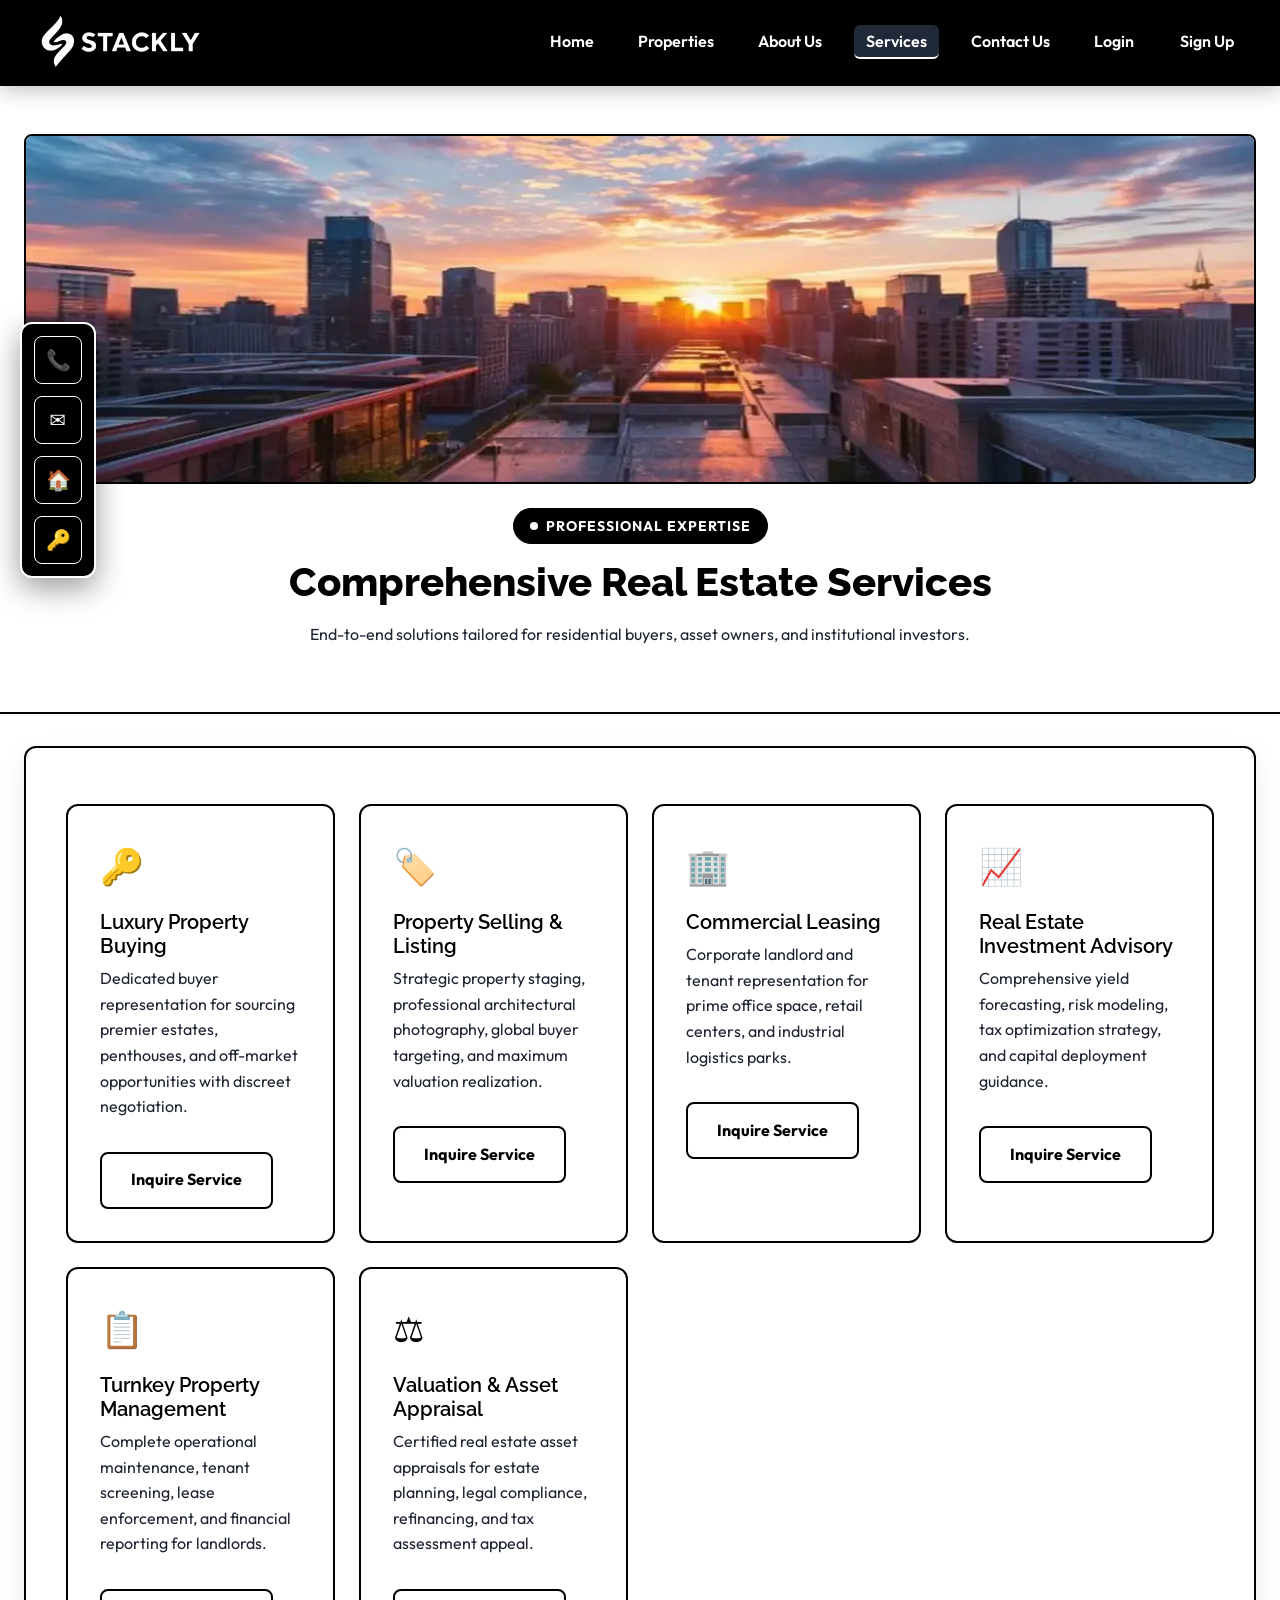
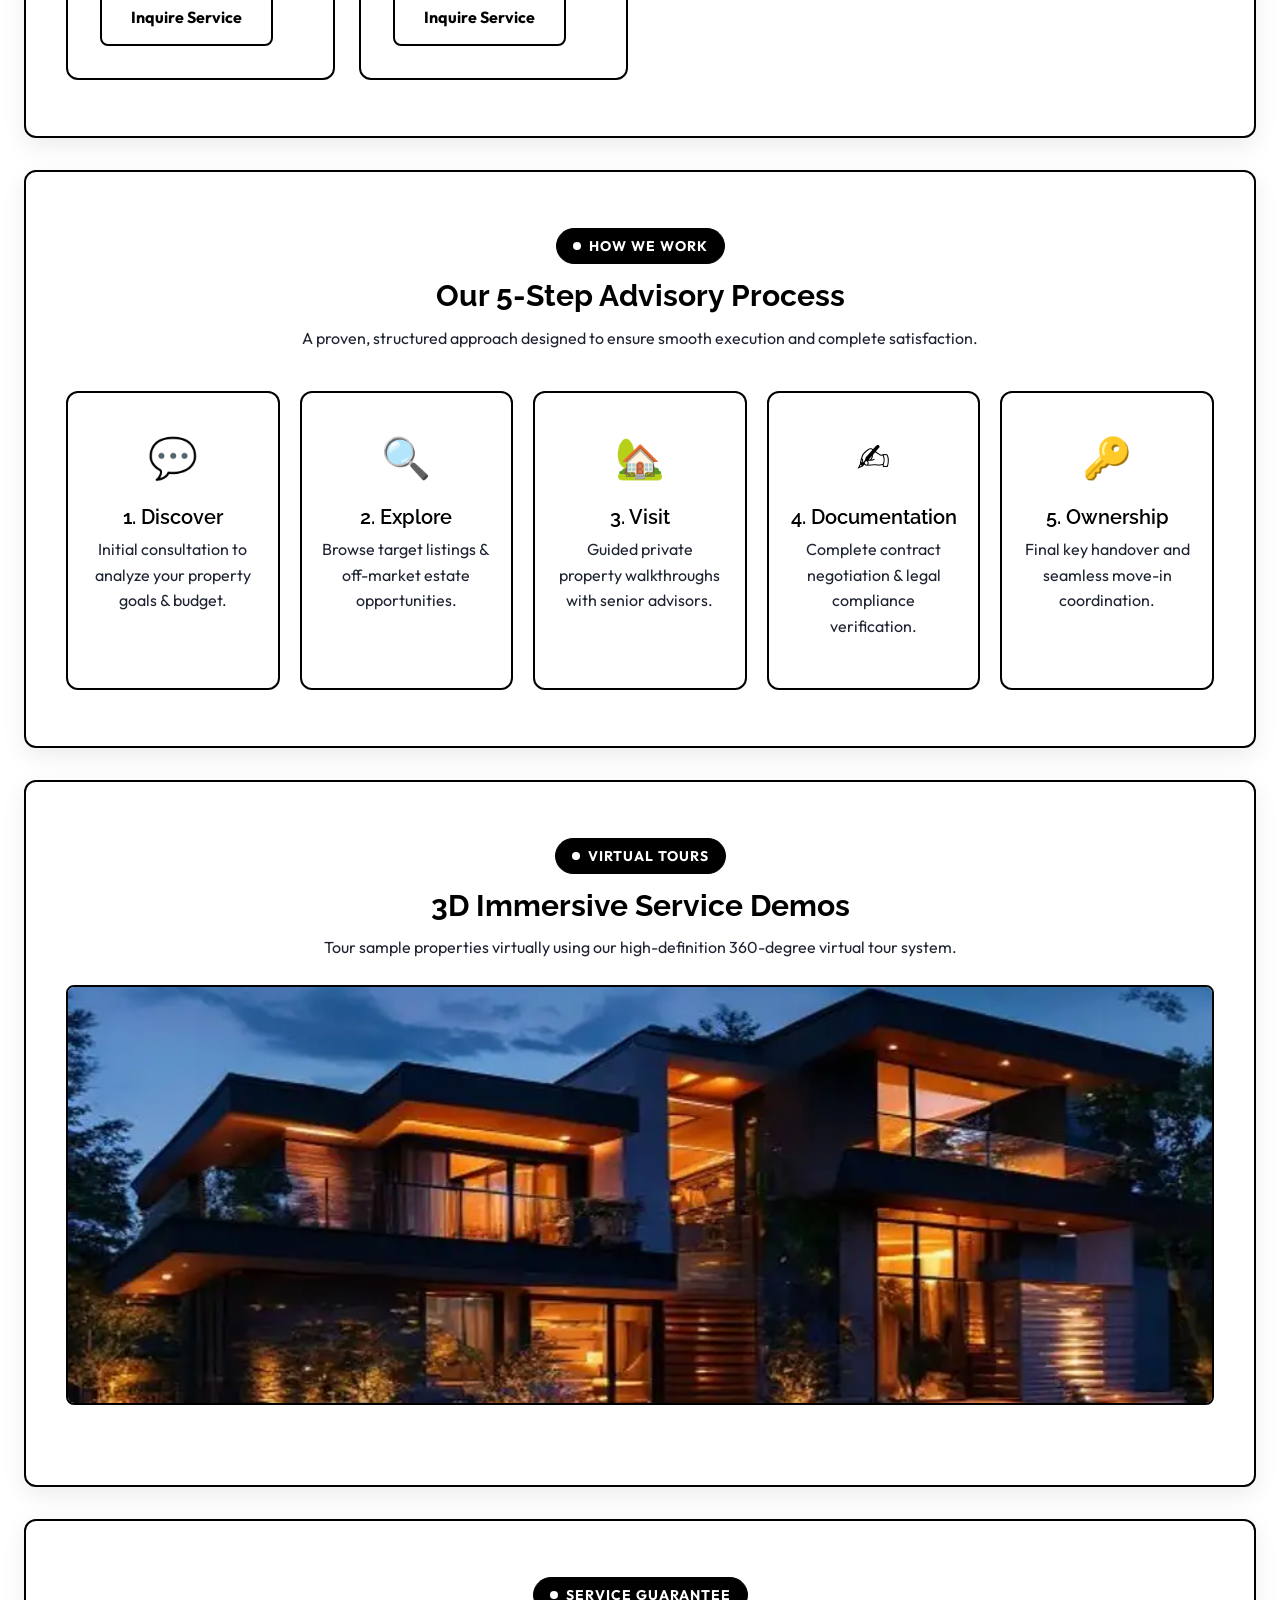
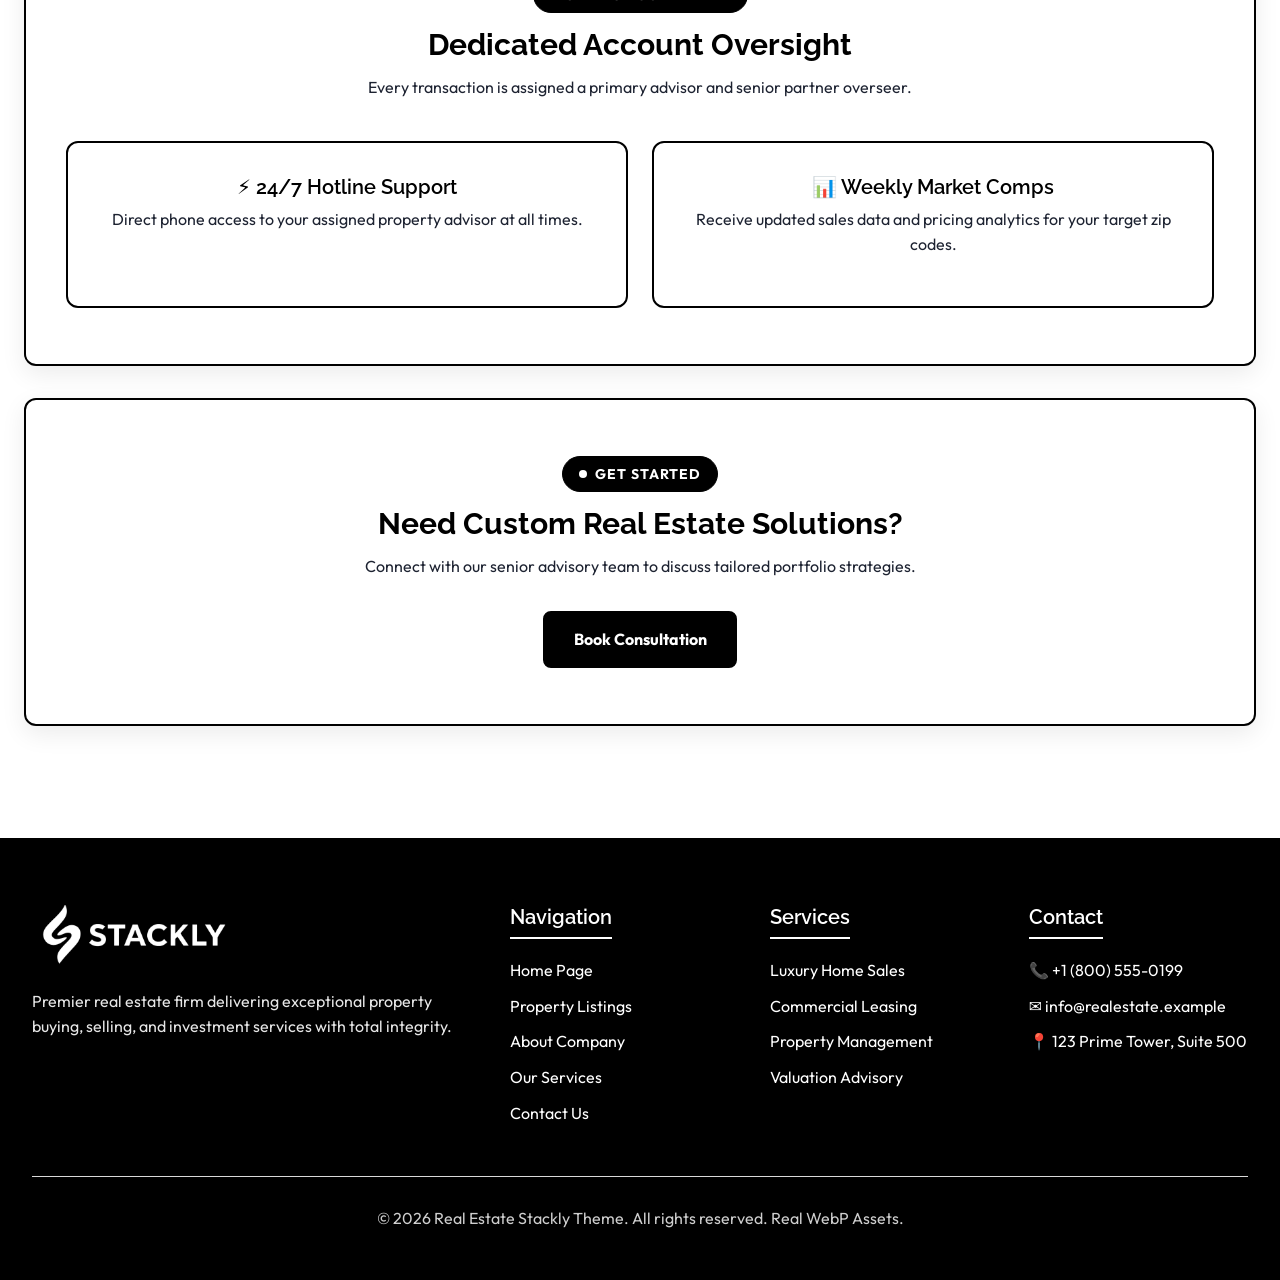
<file: services.html>
<!DOCTYPE html>
<html lang="en">
<head>
    <meta charset="UTF-8">
    <meta name="viewport" content="width=device-width, initial-scale=1.0">
    <title>Services - Stackly Real Estate</title>
    <link rel="stylesheet" href="style.css">
</head>
<body>

<div class="site-wrapper">

    <!-- Left Dialer Menu -->
    <aside class="left-dialer-menu" aria-label="Quick Dialer & Navigation">
        <a href="tel:+18005550199" class="dialer-btn" aria-label="Call Us Now">
            📞
            <span class="tooltip">Dialer: +1 (800) 555-0199</span>
        </a>
        <a href="contact.html" class="dialer-btn" aria-label="Send Inquiry">
            ✉️
            <span class="tooltip">Send Inquiry</span>
        </a>
        <a href="properties.html" class="dialer-btn" aria-label="View Properties">
            🏠
            <span class="tooltip">Properties Listing</span>
        </a>
        <a href="login.html" class="dialer-btn" aria-label="Client Login">
            🔑
            <span class="tooltip">Client Portal</span>
        </a>
    </aside>

    <!-- SECTION 1: STICKY HEADER -->
    <header class="site-header">
        <div class="header-container">
            <a href="index.html">
                <img src="logo_0895.webp" alt="Stackly Real Estate Logo" class="site-logo-img">
            </a>

            <button class="mobile-nav-toggle" onclick="document.querySelector('.main-navigation').classList.toggle('is-open')" aria-label="Toggle Menu">☰</button>

            <nav class="main-navigation" aria-label="Primary Menu">
                <ul>
                    <li><a href="index.html">Home</a></li>
                    <li><a href="properties.html">Properties</a></li>
                    <li><a href="about.html">About Us</a></li>
                    <li><a href="services.html" class="active">Services</a></li>
                    <li><a href="contact.html">Contact Us</a></li>
                    <li><a href="login.html">Login</a></li>
                    <li><a href="signup.html" class="btn-primary">Sign Up</a></li>
                </ul>
            </nav>
        </div>
    </header>

    <!-- SECTION 2: PAGE HEADER BANNER WITH REAL WEBP HERO -->
    <section class="page-header-banner">
        <img src="images/projects_hero.webp" alt="Services Hero" class="img-fluid" style="margin: 0 auto 1.5rem auto; max-height: 350px; width: 100%; object-fit: cover;">
        <div class="section-tag">
            <div></div>
            Professional Expertise
        </div>
        <h1>Comprehensive Real Estate Services</h1>
        <p>End-to-end solutions tailored for residential buyers, asset owners, and institutional investors.</p>
    </section>

    <main class="site-main">

        <!-- SECTION 3: SERVICES DETAILED GRID BLOCK -->
        <section class="section-block">
            <div class="services-grid">

                <div class="service-card hover-lift">
                    <div class="why-card-icon">🔑</div>
                    <h3>Luxury Property Buying</h3>
                    <p>Dedicated buyer representation for sourcing premier estates, penthouses, and off-market opportunities with discreet negotiation.</p>
                    <a href="contact.html" class="btn-secondary" style="margin-top: 1rem;">Inquire Service</a>
                </div>

                <div class="service-card hover-lift">
                    <div class="why-card-icon">🏷️</div>
                    <h3>Property Selling & Listing</h3>
                    <p>Strategic property staging, professional architectural photography, global buyer targeting, and maximum valuation realization.</p>
                    <a href="contact.html" class="btn-secondary" style="margin-top: 1rem;">Inquire Service</a>
                </div>

                <div class="service-card hover-lift">
                    <div class="why-card-icon">🏢</div>
                    <h3>Commercial Leasing</h3>
                    <p>Corporate landlord and tenant representation for prime office space, retail centers, and industrial logistics parks.</p>
                    <a href="contact.html" class="btn-secondary" style="margin-top: 1rem;">Inquire Service</a>
                </div>

                <div class="service-card hover-lift">
                    <div class="why-card-icon">📈</div>
                    <h3>Real Estate Investment Advisory</h3>
                    <p>Comprehensive yield forecasting, risk modeling, tax optimization strategy, and capital deployment guidance.</p>
                    <a href="contact.html" class="btn-secondary" style="margin-top: 1rem;">Inquire Service</a>
                </div>

                <div class="service-card hover-lift">
                    <div class="why-card-icon">📋</div>
                    <h3>Turnkey Property Management</h3>
                    <p>Complete operational maintenance, tenant screening, lease enforcement, and financial reporting for landlords.</p>
                    <a href="contact.html" class="btn-secondary" style="margin-top: 1rem;">Inquire Service</a>
                </div>

                <div class="service-card hover-lift">
                    <div class="why-card-icon">⚖️</div>
                    <h3>Valuation & Asset Appraisal</h3>
                    <p>Certified real estate asset appraisals for estate planning, legal compliance, refinancing, and tax assessment appeal.</p>
                    <a href="contact.html" class="btn-secondary" style="margin-top: 1rem;">Inquire Service</a>
                </div>

            </div>
        </section>

        <!-- SECTION 4: PROCESS STEPS TIMELINE -->
        <section class="section-block">
            <div class="section-title-wrap">
                <div class="section-tag">
                    <div></div>
                    How We Work
                </div>
                <h2>Our 5-Step Advisory Process</h2>
                <p>A proven, structured approach designed to ensure smooth execution and complete satisfaction.</p>
            </div>

            <div class="process-wrapper">
                <div class="process-item">
                    <div class="process-icon">💬</div>
                    <h3>1. Discover</h3>
                    <p>Initial consultation to analyze your property goals & budget.</p>
                </div>
                <div class="process-item">
                    <div class="process-icon">🔍</div>
                    <h3>2. Explore</h3>
                    <p>Browse target listings & off-market estate opportunities.</p>
                </div>
                <div class="process-item">
                    <div class="process-icon">🏡</div>
                    <h3>3. Visit</h3>
                    <p>Guided private property walkthroughs with senior advisors.</p>
                </div>
                <div class="process-item">
                    <div class="process-icon">✍️</div>
                    <h3>4. Documentation</h3>
                    <p>Complete contract negotiation & legal compliance verification.</p>
                </div>
                <div class="process-item">
                    <div class="process-icon">🔑</div>
                    <h3>5. Ownership</h3>
                    <p>Final key handover and seamless move-in coordination.</p>
                </div>
            </div>
        </section>

        <!-- SECTION 5: VIRTUAL TOUR HIGHLIGHT (REAL WEBP IMAGE) -->
        <section class="section-block" style="text-align: center;">
            <div class="section-tag">
                <div></div>
                Virtual Tours
            </div>
            <h2>3D Immersive Service Demos</h2>
            <p>Tour sample properties virtually using our high-definition 360-degree virtual tour system.</p>
            <img src="images/prop_large_2.webp" alt="Virtual Tour" class="img-fluid" style="margin: 1.5rem auto; max-height: 420px; width: 100%; object-fit: cover;">
        </section>

        <!-- SECTION 6: CLIENT SATISFACTION -->
        <section class="section-block">
            <div class="section-title-wrap">
                <div class="section-tag">
                    <div></div>
                    Service Guarantee
                </div>
                <h2>Dedicated Account Oversight</h2>
                <p>Every transaction is assigned a primary advisor and senior partner overseer.</p>
            </div>

            <div class="services-grid">
                <div class="service-card" style="text-align: center;">
                    <h3>⚡ 24/7 Hotline Support</h3>
                    <p>Direct phone access to your assigned property advisor at all times.</p>
                </div>
                <div class="service-card" style="text-align: center;">
                    <h3>📊 Weekly Market Comps</h3>
                    <p>Receive updated sales data and pricing analytics for your target zip codes.</p>
                </div>
            </div>
        </section>

        <!-- SECTION 7: CONSULTATION CTA -->
        <section class="section-block" style="text-align: center;">
            <div class="section-tag">
                <div></div>
                Get Started
            </div>
            <h2>Need Custom Real Estate Solutions?</h2>
            <p>Connect with our senior advisory team to discuss tailored portfolio strategies.</p>
            <a href="contact.html" class="btn-primary" style="margin-top: 1rem;">Book Consultation</a>
        </section>

    </main>

    <!-- SECTION 8: SITE FOOTER WITH logo_0895.webp -->
    <footer class="site-footer">
        <div class="footer-container">
            <div class="footer-col">
                <a href="index.html">
                    <img src="logo_0895.webp" alt="Stackly Real Estate Logo" class="footer-logo-img">
                </a>
                <p>Premier real estate firm delivering exceptional property buying, selling, and investment services with total integrity.</p>
            </div>

            <div class="footer-col">
                <h3>Navigation</h3>
                <ul>
                    <li><a href="index.html">Home Page</a></li>
                    <li><a href="properties.html">Property Listings</a></li>
                    <li><a href="about.html">About Company</a></li>
                    <li><a href="services.html">Our Services</a></li>
                    <li><a href="contact.html">Contact Us</a></li>
                </ul>
            </div>

            <div class="footer-col">
                <h3>Services</h3>
                <ul>
                    <li><a href="services.html">Luxury Home Sales</a></li>
                    <li><a href="services.html">Commercial Leasing</a></li>
                    <li><a href="services.html">Property Management</a></li>
                    <li><a href="services.html">Valuation Advisory</a></li>
                </ul>
            </div>

            <div class="footer-col">
                <h3>Contact</h3>
                <ul>
                    <li><a href="tel:+18005550199">📞 +1 (800) 555-0199</a></li>
                    <li><a href="mailto:info@realestate.example">✉️ info@realestate.example</a></li>
                    <li><a href="contact.html">📍 123 Prime Tower, Suite 500</a></li>
                </ul>
            </div>
        </div>

        <div class="footer-bottom">
            <p>&copy; 2026 Real Estate Stackly Theme. All rights reserved. Real WebP Assets.</p>
        </div>
    </footer>

</div>

</body>
</html>
</file>
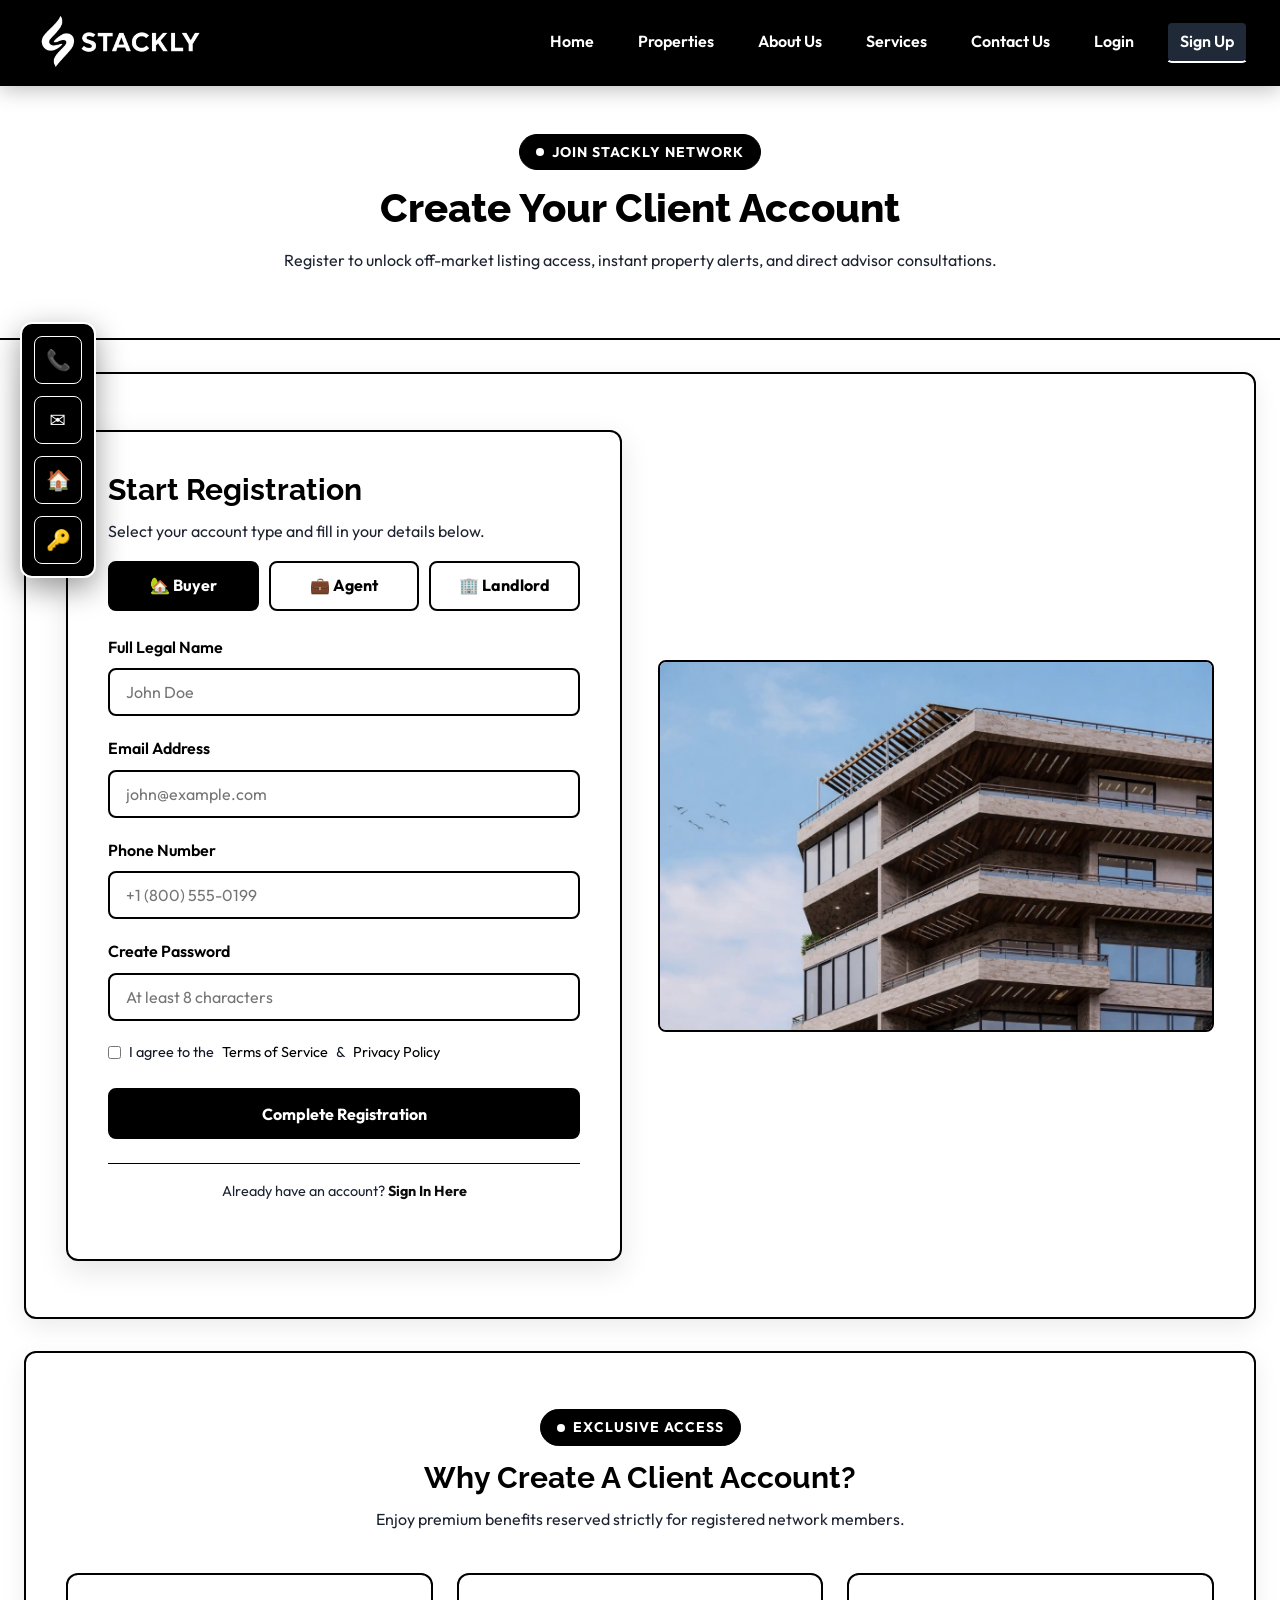
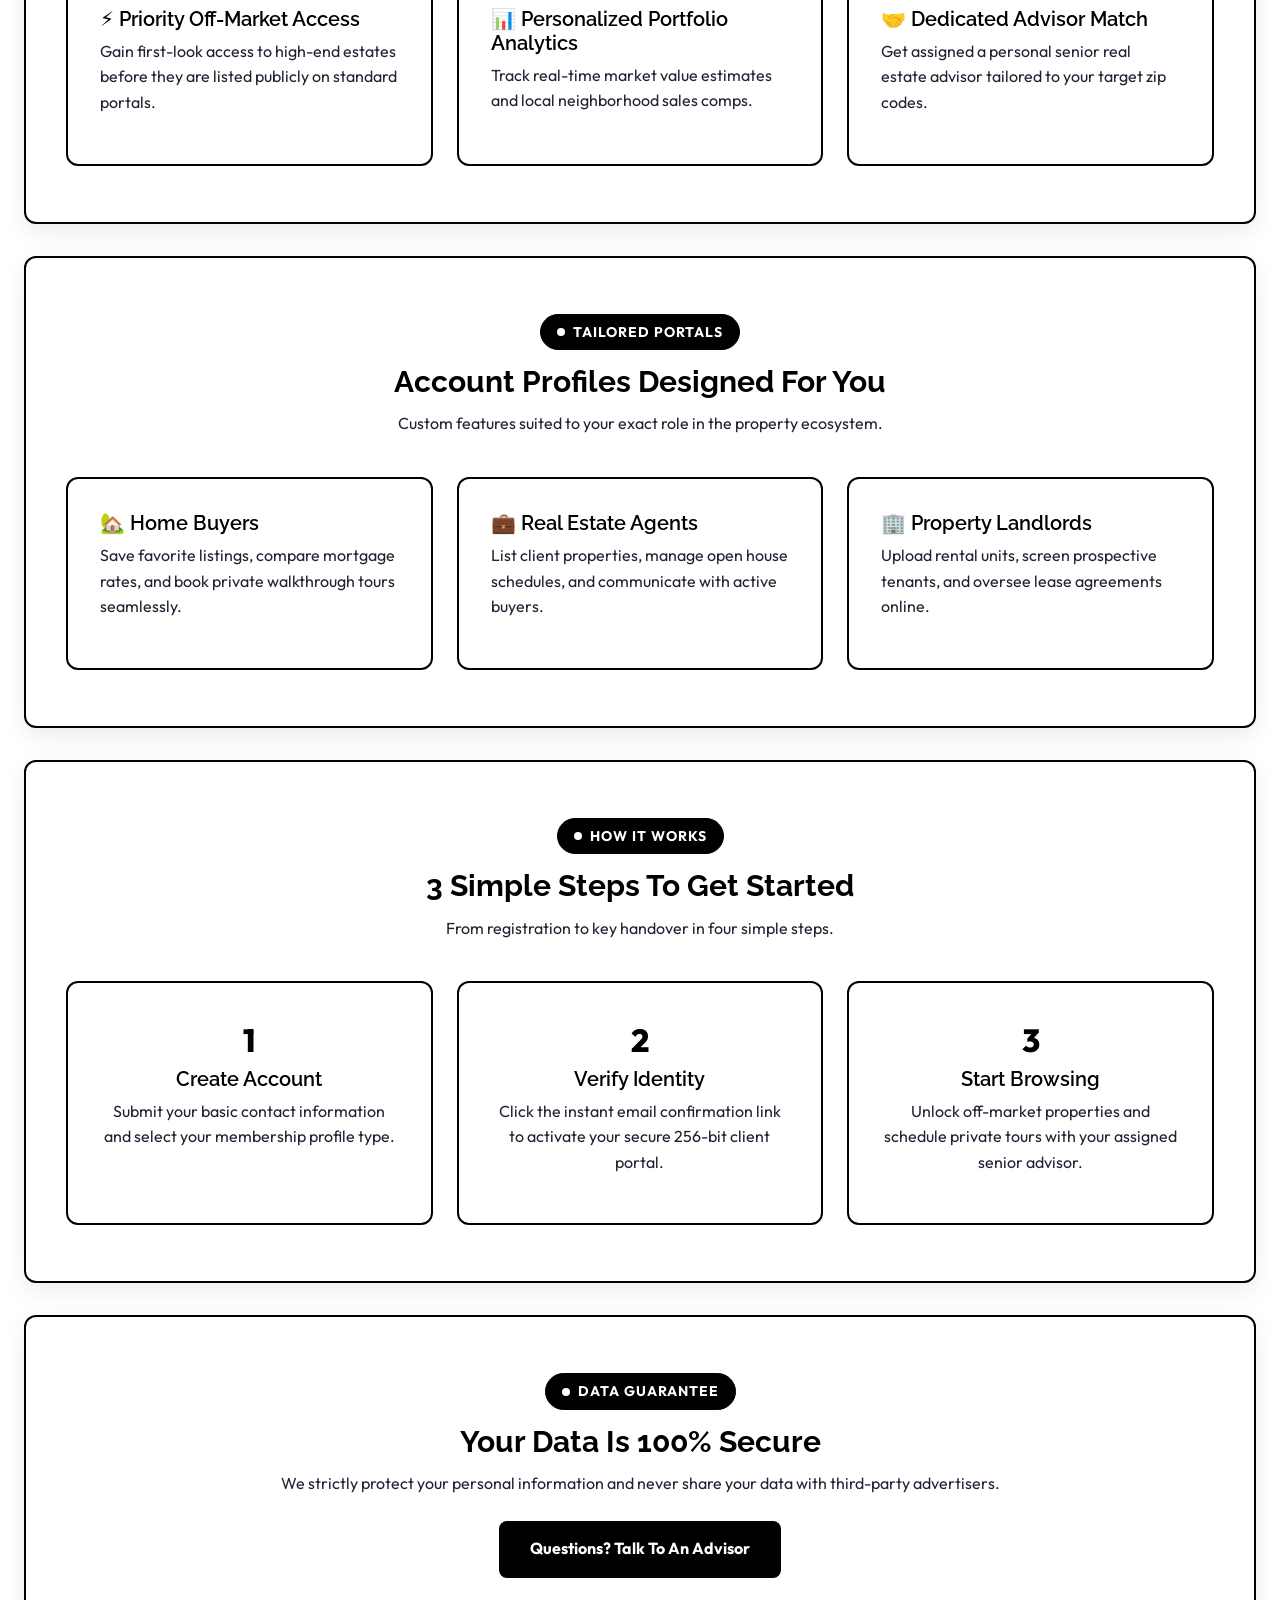
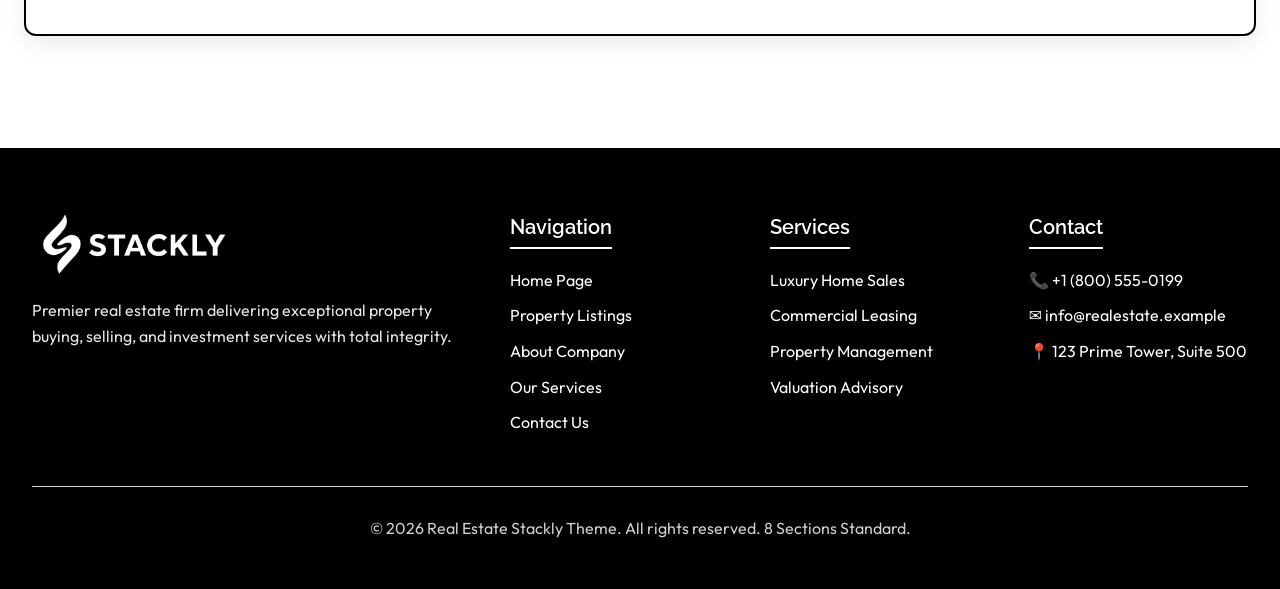
<file: signup.html>
<!DOCTYPE html>
<html lang="en">
<head>
    <meta charset="UTF-8">
    <meta name="viewport" content="width=device-width, initial-scale=1.0">
    <title>Create Account - Stackly Real Estate</title>
    <link rel="stylesheet" href="style.css">
</head>
<body>

<div class="site-wrapper">

    <!-- Left Dialer Menu -->
    <aside class="left-dialer-menu" aria-label="Quick Dialer & Navigation">
        <a href="tel:+18005550199" class="dialer-btn" aria-label="Call Us Now">
            📞
            <span class="tooltip">Dialer: +1 (800) 555-0199</span>
        </a>
        <a href="contact.html" class="dialer-btn" aria-label="Send Inquiry">
            ✉️
            <span class="tooltip">Send Inquiry</span>
        </a>
        <a href="properties.html" class="dialer-btn" aria-label="View Properties">
            🏠
            <span class="tooltip">Properties Listing</span>
        </a>
        <a href="login.html" class="dialer-btn" aria-label="Client Login">
            🔑
            <span class="tooltip">Client Portal</span>
        </a>
    </aside>

    <!-- SECTION 1: STICKY HEADER -->
    <header class="site-header">
        <div class="header-container">
            <a href="index.html">
                <img src="logo_0895.webp" alt="Stackly Real Estate Logo" class="site-logo-img">
            </a>

            <button class="mobile-nav-toggle" onclick="document.querySelector('.main-navigation').classList.toggle('is-open')" aria-label="Toggle Menu">☰</button>

            <nav class="main-navigation" aria-label="Primary Menu">
                <ul>
                    <li><a href="index.html">Home</a></li>
                    <li><a href="properties.html">Properties</a></li>
                    <li><a href="about.html">About Us</a></li>
                    <li><a href="services.html">Services</a></li>
                    <li><a href="contact.html">Contact Us</a></li>
                    <li><a href="login.html">Login</a></li>
                    <li><a href="signup.html" class="btn-primary active">Sign Up</a></li>
                </ul>
            </nav>
        </div>
    </header>

    <!-- SECTION 2: PAGE HEADER BANNER -->
    <section class="page-header-banner">
        <div class="section-tag">
            <div></div>
            Join Stackly Network
        </div>
        <h1>Create Your Client Account</h1>
        <p>Register to unlock off-market listing access, instant property alerts, and direct advisor consultations.</p>
    </section>

    <main class="site-main">

        <!-- SECTION 3: ACCOUNT CREATION FORM BLOCK (REAL WEBP IMAGE) -->
        <section class="section-block">
            <div class="auth-grid">
                <div>
                    <div class="auth-container" style="max-width: 100%;">
                        <h2>Start Registration</h2>
                        <p>Select your account type and fill in your details below.</p>
                        
                        <div class="role-selector">
                            <div class="role-option active" onclick="document.querySelectorAll('.role-option').forEach(el=>el.classList.remove('active')); this.classList.add('active');">
                                🏡 Buyer
                            </div>
                            <div class="role-option" onclick="document.querySelectorAll('.role-option').forEach(el=>el.classList.remove('active')); this.classList.add('active');">
                                💼 Agent
                            </div>
                            <div class="role-option" onclick="document.querySelectorAll('.role-option').forEach(el=>el.classList.remove('active')); this.classList.add('active');">
                                🏢 Landlord
                            </div>
                        </div>

                        <form action="#" method="POST" onsubmit="event.preventDefault(); alert('Account registered successfully! Welcome to Stackly Real Estate.'); location.href='login.html';">
                            <div class="form-group">
                                <label for="signup-name">Full Legal Name</label>
                                <input type="text" id="signup-name" class="form-control" placeholder="John Doe" required>
                            </div>

                            <div class="form-group">
                                <label for="signup-email">Email Address</label>
                                <input type="email" id="signup-email" class="form-control" placeholder="john@example.com" required>
                            </div>

                            <div class="form-group">
                                <label for="signup-phone">Phone Number</label>
                                <input type="tel" id="signup-phone" class="form-control" placeholder="+1 (800) 555-0199" required>
                            </div>
                            
                            <div class="form-group">
                                <label for="signup-password">Create Password</label>
                                <input type="password" id="signup-password" class="form-control" placeholder="At least 8 characters" required>
                            </div>

                            <div style="margin-bottom: 1.5rem;">
                                <label style="display: flex; align-items: center; gap: 8px; font-size: 0.9rem; cursor: pointer;">
                                    <input type="checkbox" required> I agree to the <a href="#" style="color: var(--color-gold);">Terms of Service</a> & <a href="#" style="color: var(--color-gold);">Privacy Policy</a>
                                </label>
                            </div>

                            <button type="submit" class="btn-primary" style="width: 100%;">Complete Registration</button>
                        </form>

                        <div style="text-align: center; margin-top: 1.5rem; border-top: 1px solid var(--color-gold); padding-top: 1rem;">
                            <p style="font-size: 0.9rem;">Already have an account? <a href="login.html" style="color: var(--color-gold); font-weight: 700;">Sign In Here</a></p>
                        </div>
                    </div>
                </div>

                <div style="text-align: center;">
                    <img src="images/blogbg.webp" alt="Registration Benefits" class="img-fluid" style="max-height: 450px; width: 100%; object-fit: cover;">
                </div>
            </div>
        </section>

        <!-- SECTION 4: MEMBERSHIP BENEFITS GRID -->
        <section class="section-block">
            <div class="section-title-wrap">
                <div class="section-tag">
                    <div></div>
                    Exclusive Access
                </div>
                <h2>Why Create A Client Account?</h2>
                <p>Enjoy premium benefits reserved strictly for registered network members.</p>
            </div>

            <div class="services-grid">
                <div class="service-card">
                    <h3>⚡ Priority Off-Market Access</h3>
                    <p>Gain first-look access to high-end estates before they are listed publicly on standard portals.</p>
                </div>
                <div class="service-card">
                    <h3>📊 Personalized Portfolio Analytics</h3>
                    <p>Track real-time market value estimates and local neighborhood sales comps.</p>
                </div>
                <div class="service-card">
                    <h3>🤝 Dedicated Advisor Match</h3>
                    <p>Get assigned a personal senior real estate advisor tailored to your target zip codes.</p>
                </div>
            </div>
        </section>

        <!-- SECTION 5: ROLE EXPECTATIONS -->
        <section class="section-block">
            <div class="section-title-wrap">
                <div class="section-tag">
                    <div></div>
                    Tailored Portals
                </div>
                <h2>Account Profiles Designed For You</h2>
                <p>Custom features suited to your exact role in the property ecosystem.</p>
            </div>

            <div class="services-grid">
                <div class="service-card">
                    <h3>🏡 Home Buyers</h3>
                    <p>Save favorite listings, compare mortgage rates, and book private walkthrough tours seamlessly.</p>
                </div>
                <div class="service-card">
                    <h3>💼 Real Estate Agents</h3>
                    <p>List client properties, manage open house schedules, and communicate with active buyers.</p>
                </div>
                <div class="service-card">
                    <h3>🏢 Property Landlords</h3>
                    <p>Upload rental units, screen prospective tenants, and oversee lease agreements online.</p>
                </div>
            </div>
        </section>

        <!-- SECTION 6: ONBOARDING STEPS -->
        <section class="section-block">
            <div class="section-title-wrap">
                <div class="section-tag">
                    <div></div>
                    How It Works
                </div>
                <h2>3 Simple Steps To Get Started</h2>
                <p>From registration to key handover in four simple steps.</p>
            </div>

            <div class="services-grid">
                <div class="service-card" style="text-align: center;">
                    <div style="font-size: 2rem; color: var(--color-gold); font-weight: 800;">1</div>
                    <h3>Create Account</h3>
                    <p>Submit your basic contact information and select your membership profile type.</p>
                </div>
                <div class="service-card" style="text-align: center;">
                    <div style="font-size: 2rem; color: var(--color-gold); font-weight: 800;">2</div>
                    <h3>Verify Identity</h3>
                    <p>Click the instant email confirmation link to activate your secure 256-bit client portal.</p>
                </div>
                <div class="service-card" style="text-align: center;">
                    <div style="font-size: 2rem; color: var(--color-gold); font-weight: 800;">3</div>
                    <h3>Start Browsing</h3>
                    <p>Unlock off-market properties and schedule private tours with your assigned senior advisor.</p>
                </div>
            </div>
        </section>

        <!-- SECTION 7: SECURITY GUARANTEE -->
        <section class="section-block" style="text-align: center;">
            <div class="section-tag">
                <div></div>
                Data Guarantee
            </div>
            <h2>Your Data Is 100% Secure</h2>
            <p>We strictly protect your personal information and never share your data with third-party advertisers.</p>
            <div style="margin-top: 1.5rem;">
                <a href="contact.html" class="btn-primary">Questions? Talk To An Advisor</a>
            </div>
        </section>

    </main>

    <!-- SECTION 8: SITE FOOTER WITH logo_0895.webp -->
    <footer class="site-footer">
        <div class="footer-container">
            <div class="footer-col">
                <a href="index.html">
                    <img src="logo_0895.webp" alt="Stackly Real Estate Logo" class="footer-logo-img">
                </a>
                <p>Premier real estate firm delivering exceptional property buying, selling, and investment services with total integrity.</p>
            </div>

            <div class="footer-col">
                <h3>Navigation</h3>
                <ul>
                    <li><a href="index.html">Home Page</a></li>
                    <li><a href="properties.html">Property Listings</a></li>
                    <li><a href="about.html">About Company</a></li>
                    <li><a href="services.html">Our Services</a></li>
                    <li><a href="contact.html">Contact Us</a></li>
                </ul>
            </div>

            <div class="footer-col">
                <h3>Services</h3>
                <ul>
                    <li><a href="services.html">Luxury Home Sales</a></li>
                    <li><a href="services.html">Commercial Leasing</a></li>
                    <li><a href="services.html">Property Management</a></li>
                    <li><a href="services.html">Valuation Advisory</a></li>
                </ul>
            </div>

            <div class="footer-col">
                <h3>Contact</h3>
                <ul>
                    <li><a href="tel:+18005550199">📞 +1 (800) 555-0199</a></li>
                    <li><a href="mailto:info@realestate.example">✉️ info@realestate.example</a></li>
                    <li><a href="contact.html">📍 123 Prime Tower, Suite 500</a></li>
                </ul>
            </div>
        </div>

        <div class="footer-bottom">
            <p>&copy; 2026 Real Estate Stackly Theme. All rights reserved. 8 Sections Standard.</p>
        </div>
    </footer>

</div>

</body>
</html>
</file>
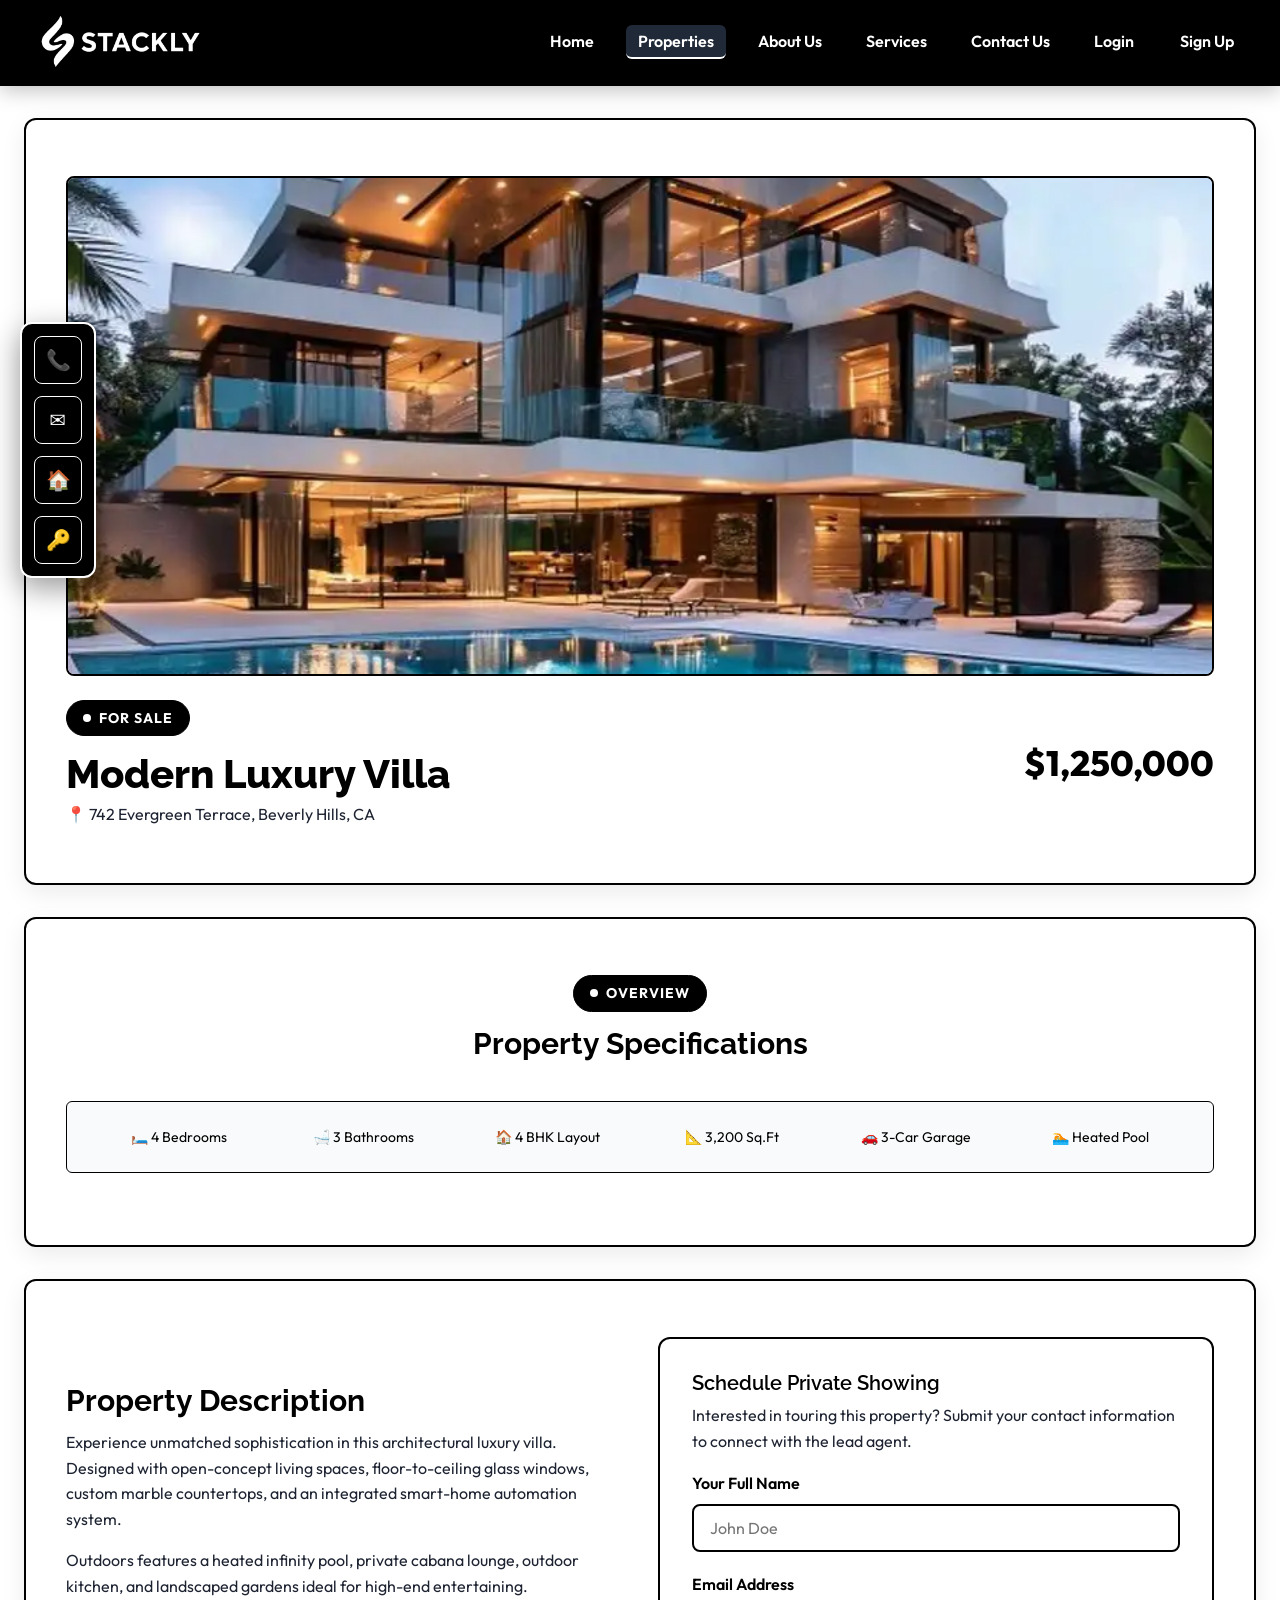
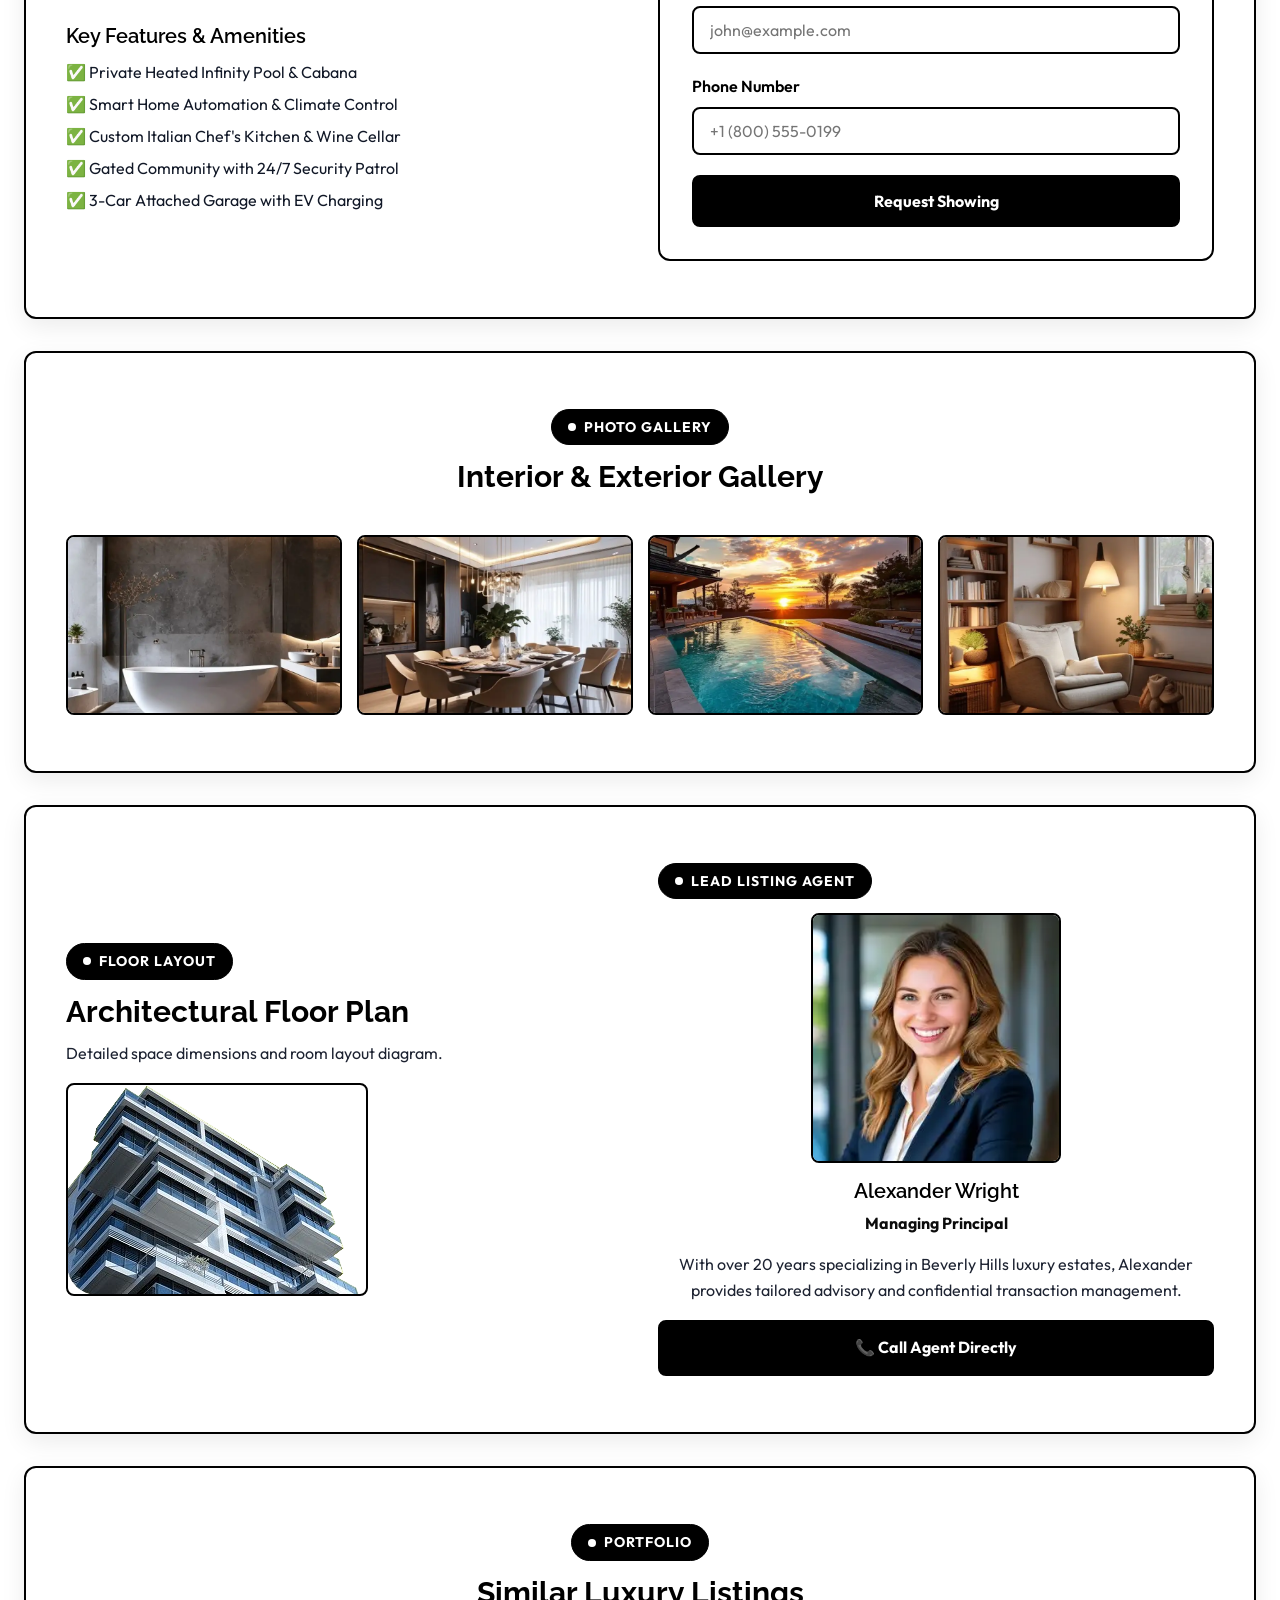
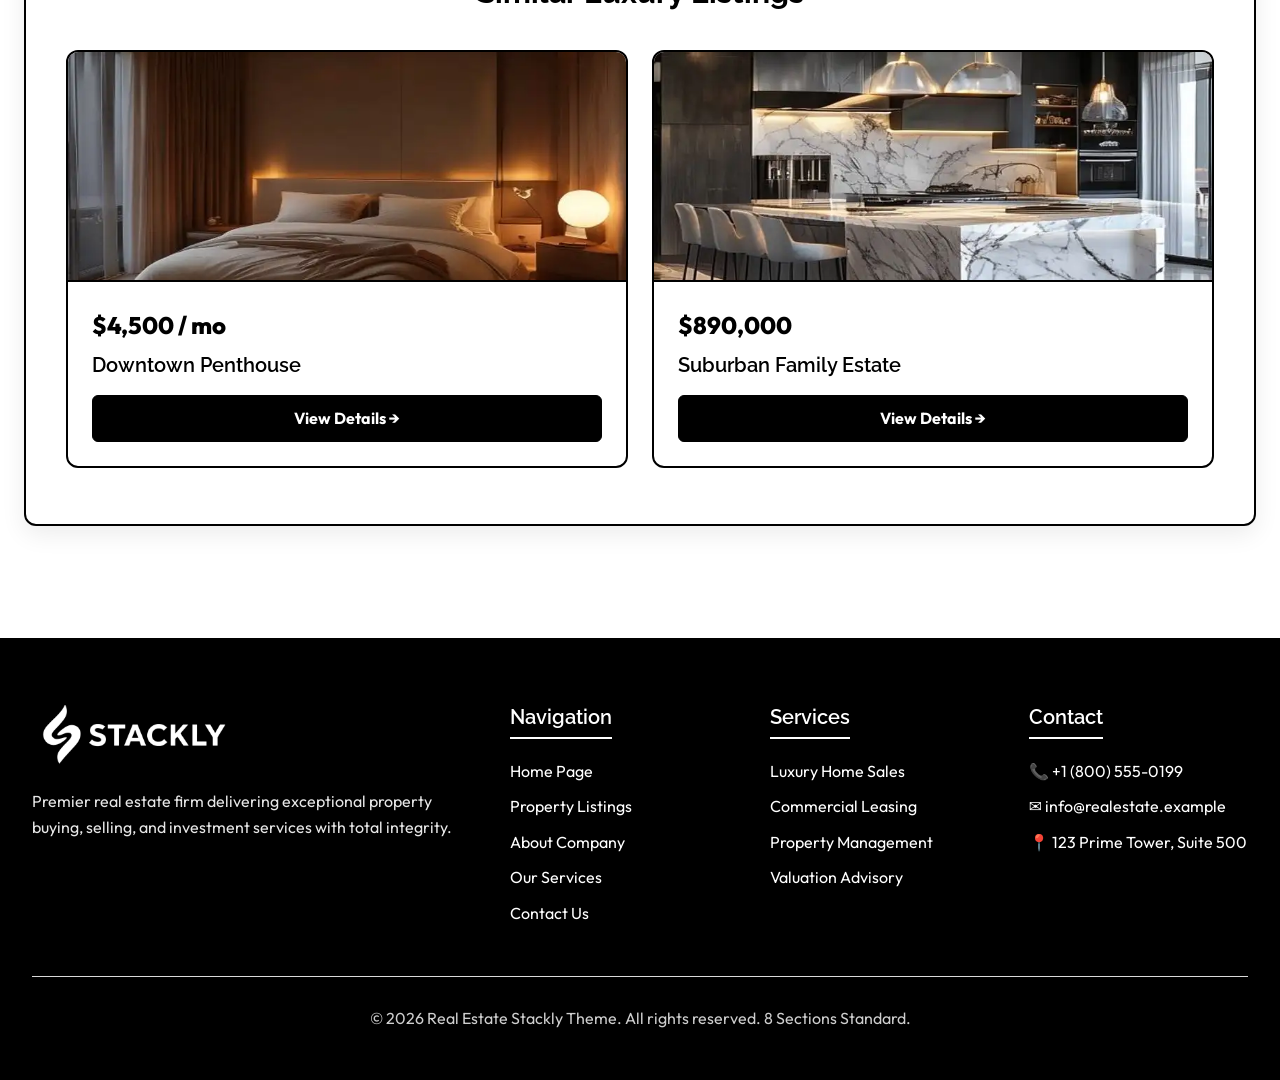
<file: single-property.html>
<!DOCTYPE html>
<html lang="en">
<head>
    <meta charset="UTF-8">
    <meta name="viewport" content="width=device-width, initial-scale=1.0">
    <title>Modern Luxury Villa - Stackly Real Estate</title>
    <link rel="stylesheet" href="style.css">
</head>
<body>

<div class="site-wrapper">

    <!-- Left Dialer Menu -->
    <aside class="left-dialer-menu" aria-label="Quick Dialer & Navigation">
        <a href="tel:+18005550199" class="dialer-btn" aria-label="Call Us Now">
            📞
            <span class="tooltip">Dialer: +1 (800) 555-0199</span>
        </a>
        <a href="contact.html" class="dialer-btn" aria-label="Send Inquiry">
            ✉️
            <span class="tooltip">Send Inquiry</span>
        </a>
        <a href="properties.html" class="dialer-btn" aria-label="View Properties">
            🏠
            <span class="tooltip">Properties Listing</span>
        </a>
        <a href="login.html" class="dialer-btn" aria-label="Client Login">
            🔑
            <span class="tooltip">Client Portal</span>
        </a>
    </aside>

    <!-- SECTION 1: STICKY HEADER -->
    <header class="site-header">
        <div class="header-container">
            <a href="index.html">
                <img src="logo_0895.webp" alt="Stackly Real Estate Logo" class="site-logo-img">
            </a>

            <button class="mobile-nav-toggle" onclick="document.querySelector('.main-navigation').classList.toggle('is-open')" aria-label="Toggle Menu">☰</button>

            <nav class="main-navigation" aria-label="Primary Menu">
                <ul>
                    <li><a href="index.html">Home</a></li>
                    <li><a href="properties.html" class="active">Properties</a></li>
                    <li><a href="about.html">About Us</a></li>
                    <li><a href="services.html">Services</a></li>
                    <li><a href="contact.html">Contact Us</a></li>
                    <li><a href="login.html">Login</a></li>
                    <li><a href="signup.html" class="btn-primary">Sign Up</a></li>
                </ul>
            </nav>
        </div>
    </header>

    <main class="site-main">

        <!-- SECTION 2: PROPERTY HERO SHOWCASE (REAL WEBP IMAGE) -->
        <section class="section-block" style="text-align: center;">
            <img src="images/prop_large_1.webp" alt="Modern Luxury Villa" class="img-fluid" style="max-height: 500px; width: 100%; object-fit: cover; margin-bottom: 1.5rem;">
            
            <div style="display: flex; justify-content: space-between; align-items: center; flex-wrap: wrap; gap: 1rem;">
                <div style="text-align: left;">
                    <div class="section-tag"><div></div> For Sale</div>
                    <h1 style="margin-bottom: 0.2rem;">Modern Luxury Villa</h1>
                    <p style="margin-bottom: 0;">📍 742 Evergreen Terrace, Beverly Hills, CA</p>
                </div>
                <div>
                    <span style="font-size: 2.2rem; font-weight: 800; color: var(--color-gold);">$1,250,000</span>
                </div>
            </div>
        </section>

        <!-- SECTION 3: KEY SPECIFICATIONS GRID -->
        <section class="section-block">
            <div class="section-title-wrap">
                <div class="section-tag"><div></div> Overview</div>
                <h2>Property Specifications</h2>
            </div>
            
            <div class="property-spec-grid" style="grid-template-columns: repeat(auto-fit, minmax(140px, 1fr)); padding: 1.5rem;">
                <div>🛏️ 4 Bedrooms</div>
                <div>🛁 3 Bathrooms</div>
                <div>🏠 4 BHK Layout</div>
                <div>📐 3,200 Sq.Ft</div>
                <div>🚗 3-Car Garage</div>
                <div>🏊 Heated Pool</div>
            </div>
        </section>

        <!-- SECTION 4: PROPERTY DESCRIPTION & AMENITIES -->
        <section class="section-block">
            <div class="about-grid">
                <div>
                    <h2>Property Description</h2>
                    <p>Experience unmatched sophistication in this architectural luxury villa. Designed with open-concept living spaces, floor-to-ceiling glass windows, custom marble countertops, and an integrated smart-home automation system.</p>
                    <p>Outdoors features a heated infinity pool, private cabana lounge, outdoor kitchen, and landscaped gardens ideal for high-end entertaining.</p>
                    
                    <h3 style="margin-top: 1.5rem; color: var(--color-gold);">Key Features & Amenities</h3>
                    <ul style="list-style: none; padding-left: 0; line-height: 2;">
                        <li>✅ Private Heated Infinity Pool & Cabana</li>
                        <li>✅ Smart Home Automation & Climate Control</li>
                        <li>✅ Custom Italian Chef's Kitchen & Wine Cellar</li>
                        <li>✅ Gated Community with 24/7 Security Patrol</li>
                        <li>✅ 3-Car Attached Garage with EV Charging</li>
                    </ul>
                </div>

                <div>
                    <!-- AGENT INQUIRY FORM BLOCK -->
                    <div style="background-color: var(--color-card-bg); border: 2px solid var(--color-black); padding: 2rem; border-radius: var(--border-radius);">
                        <h3>Schedule Private Showing</h3>
                        <p>Interested in touring this property? Submit your contact information to connect with the lead agent.</p>
                        
                        <form action="contact.html" method="GET">
                            <div class="form-group">
                                <label for="agent-name">Your Full Name</label>
                                <input type="text" id="agent-name" class="form-control" placeholder="John Doe" required>
                            </div>
                            <div class="form-group">
                                <label for="agent-email">Email Address</label>
                                <input type="email" id="agent-email" class="form-control" placeholder="john@example.com" required>
                            </div>
                            <div class="form-group">
                                <label for="agent-phone">Phone Number</label>
                                <input type="tel" id="agent-phone" class="form-control" placeholder="+1 (800) 555-0199" required>
                            </div>
                            <button type="submit" class="btn-primary" style="width: 100%;">Request Showing</button>
                        </form>
                    </div>
                </div>
            </div>
        </section>

        <!-- SECTION 5: PROPERTY GALLERY (REAL WEBP GALLERY IMAGES) -->
        <section class="section-block">
            <div class="section-title-wrap">
                <div class="section-tag"><div></div> Photo Gallery</div>
                <h2>Interior & Exterior Gallery</h2>
            </div>
            
            <div style="display: grid; grid-template-columns: repeat(auto-fit, minmax(220px, 1fr)); gap: 15px;">
                <img src="images/gal_1.webp" alt="Gallery Photo 1" class="img-fluid" style="height: 180px; width: 100%; object-fit: cover;">
                <img src="images/gal_2.webp" alt="Gallery Photo 2" class="img-fluid" style="height: 180px; width: 100%; object-fit: cover;">
                <img src="images/gal_3.webp" alt="Gallery Photo 3" class="img-fluid" style="height: 180px; width: 100%; object-fit: cover;">
                <img src="images/gal_4.webp" alt="Gallery Photo 4" class="img-fluid" style="height: 180px; width: 100%; object-fit: cover;">
            </div>
        </section>

        <!-- SECTION 6: FLOOR PLAN & LEAD AGENT PORTRAIT (REAL WEBP IMAGES) -->
        <section class="section-block">
            <div class="about-grid">
                <div>
                    <div class="section-tag"><div></div> Floor Layout</div>
                    <h2>Architectural Floor Plan</h2>
                    <p>Detailed space dimensions and room layout diagram.</p>
                    <img src="images/plane.webp" alt="Architectural Floor Plan" class="img-fluid" style="margin-top: 1rem;">
                </div>
                <div>
                    <div class="section-tag"><div></div> Lead Listing Agent</div>
                    <img src="images/agent.webp" alt="Alexander Wright" class="img-fluid" style="max-height: 250px; margin: 0 auto 1rem auto; display: block;">
                    <h3 style="text-align: center;">Alexander Wright</h3>
                    <p style="color: var(--color-gold); font-weight: 700; text-align: center;">Managing Principal</p>
                    <p style="text-align: center;">With over 20 years specializing in Beverly Hills luxury estates, Alexander provides tailored advisory and confidential transaction management.</p>
                    <a href="tel:+18005550199" class="btn-primary" style="display: block; text-align: center; margin-top: 1rem;">📞 Call Agent Directly</a>
                </div>
            </div>
        </section>

        <!-- SECTION 7: SIMILAR LUXURY LISTINGS (REAL WEBP IMAGES) -->
        <section class="section-block">
            <div class="section-title-wrap">
                <div class="section-tag"><div></div> Portfolio</div>
                <h2>Similar Luxury Listings</h2>
            </div>
            
            <div class="properties-grid">
                <article class="featured-property-card hover-lift">
                    <img src="images/prop_2.webp" alt="Penthouse" class="card-img-top">
                    <div class="property-info">
                        <div class="property-price">$4,500 / mo</div>
                        <h3>Downtown Penthouse</h3>
                        <a href="single-property.html" class="property-view-btn">View Details →</a>
                    </div>
                </article>

                <article class="featured-property-card hover-lift">
                    <img src="images/prop_3.webp" alt="Estate" class="card-img-top">
                    <div class="property-info">
                        <div class="property-price">$890,000</div>
                        <h3>Suburban Family Estate</h3>
                        <a href="single-property.html" class="property-view-btn">View Details →</a>
                    </div>
                </article>
            </div>
        </section>

    </main>

    <!-- SECTION 8: SITE FOOTER WITH logo_0895.webp -->
    <footer class="site-footer">
        <div class="footer-container">
            <div class="footer-col">
                <a href="index.html">
                    <img src="logo_0895.webp" alt="Stackly Real Estate Logo" class="footer-logo-img">
                </a>
                <p>Premier real estate firm delivering exceptional property buying, selling, and investment services with total integrity.</p>
            </div>

            <div class="footer-col">
                <h3>Navigation</h3>
                <ul>
                    <li><a href="index.html">Home Page</a></li>
                    <li><a href="properties.html">Property Listings</a></li>
                    <li><a href="about.html">About Company</a></li>
                    <li><a href="services.html">Our Services</a></li>
                    <li><a href="contact.html">Contact Us</a></li>
                </ul>
            </div>

            <div class="footer-col">
                <h3>Services</h3>
                <ul>
                    <li><a href="services.html">Luxury Home Sales</a></li>
                    <li><a href="services.html">Commercial Leasing</a></li>
                    <li><a href="services.html">Property Management</a></li>
                    <li><a href="services.html">Valuation Advisory</a></li>
                </ul>
            </div>

            <div class="footer-col">
                <h3>Contact</h3>
                <ul>
                    <li><a href="tel:+18005550199">📞 +1 (800) 555-0199</a></li>
                    <li><a href="mailto:info@realestate.example">✉️ info@realestate.example</a></li>
                    <li><a href="contact.html">📍 123 Prime Tower, Suite 500</a></li>
                </ul>
            </div>
        </div>

        <div class="footer-bottom">
            <p>&copy; 2026 Real Estate Stackly Theme. All rights reserved. 8 Sections Standard.</p>
        </div>
    </footer>

</div>

</body>
</html>
</file>
<file: style.css>
/*
Theme Name: Real Estate Stackly Theme (White Page, Black Header & Footer)
Theme URI: https://example.com/realestate-theme
Author: Antigravity AI
Description: Multi-page real estate theme strictly using Black and White colors. White background for all pages and sections, solid Black sticky header and footer, Outfit/Raleway fonts, logo_0895.webp, PNG images, left dialer, and 320px screen width mobile responsiveness.
Version: 7.0.0
License: GNU General Public License v2 or later
Text Domain: realestate-theme
*/

/* ==========================================================================
   1. GOOGLE FONTS & COLOR VARIABLES
   ========================================================================== */
@import url('https://fonts.googleapis.com/css2?family=Outfit:wght@300;400;500;600;700;800&family=Raleway:wght@600;700;800;900&display=swap');

:root {
  /* COLOR PALETTE: Pure White Page Backgrounds, Solid Black Header/Footer & Accents */
  --color-page-bg: #ffffff;
  --color-card-bg: #ffffff;
  --color-card-subtle: #f9fafb;
  --color-header-bg: #000000;
  --color-footer-bg: #000000;
  --color-black: #000000;
  --color-text-main: #111827;
  --color-text-muted: #374151;
  --color-white: #ffffff;
  --color-border-black: #000000;
  --color-border-white: #ffffff;

  /* Legacy fallback variable aliases mapped to White / Black */
  --color-gold: #000000;
  --color-green: #000000;
  --color-black-card: #ffffff;

  /* FONTS */
  --font-heading: 'Raleway', system-ui, -apple-system, sans-serif;
  --font-body: 'Outfit', system-ui, -apple-system, sans-serif;

  /* UNIFORM TYPOGRAPHY SIZES */
  --font-size-h1: 2.5rem;   /* 40px */
  --font-size-h2: 1.85rem;  /* 30px */
  --font-size-h3: 1.25rem;  /* 20px */
  --font-size-p: 1.0rem;    /* 16px */
  --font-size-small: 0.875rem; /* 14px */

  /* LAYOUT SPACING */
  --section-padding: 3.5rem 1.5rem;
  --section-gap: 2rem;
  --border-radius: 12px;
  --transition-smooth: all 0.3s cubic-bezier(0.4, 0, 0.2, 1);
}

/* ==========================================================================
   2. KEYFRAME ANIMATIONS ENGINE
   ========================================================================== */
@keyframes fadeInUp {
  from {
    opacity: 0;
    transform: translateY(24px);
  }
  to {
    opacity: 1;
    transform: translateY(0);
  }
}

@keyframes glowPulse {
  0%, 100% {
    box-shadow: 0 0 10px rgba(0, 0, 0, 0.15);
  }
  50% {
    box-shadow: 0 0 25px rgba(0, 0, 0, 0.35);
  }
}

.animate-fade-in {
  animation: fadeInUp 0.8s cubic-bezier(0.4, 0, 0.2, 1) forwards;
}

.animate-glow {
  animation: glowPulse 3s infinite ease-in-out;
}

.hover-lift {
  transition: var(--transition-smooth);
}

.hover-lift:hover {
  transform: translateY(-6px);
  box-shadow: 0 14px 30px rgba(0, 0, 0, 0.15);
}

/* ==========================================================================
   3. RESET & WHITE PAGE BODY STYLING
   ========================================================================== */
* {
  box-sizing: border-box;
  margin: 0;
  padding: 0;
  font-family: var(--font-body);
}

html {
  scroll-behavior: smooth;
  background-color: var(--color-page-bg);
}

body {
  background-color: var(--color-page-bg);
  color: var(--color-text-main);
  line-height: 1.6;
  font-size: var(--font-size-p);
  overflow-x: hidden;
  position: relative;
  width: 100%;
}

/* TRANSPARENT STACKLY LOGO WATERMARK ON WHITE BACKGROUND */
body::before {
  content: "";
  position: fixed;
  top: 50%;
  left: 50%;
  transform: translate(-50%, -50%);
  width: 900px;
  height: 900px;
  background-image: url('logo_0895.webp');
  background-repeat: no-repeat;
  background-position: center;
  background-size: contain;
  opacity: 0.03;
  filter: invert(1);
  pointer-events: none;
  z-index: 0;
}

.site-wrapper {
  position: relative;
  z-index: 1;
  width: 100%;
  overflow-x: hidden;
  background-color: var(--color-page-bg);
}

/* Typography Hierarchy */
h1, h2, h3, h4, h5, h6 {
  font-family: var(--font-heading);
  line-height: 1.2;
  color: var(--color-black);
}

h1 {
  font-size: var(--font-size-h1);
  font-weight: 800;
  color: var(--color-black);
  margin-bottom: 1rem;
}

h2 {
  font-size: var(--font-size-h2);
  font-weight: 700;
  color: var(--color-black);
  margin-bottom: 0.75rem;
}

h3 {
  font-size: var(--font-size-h3);
  font-weight: 600;
  color: var(--color-black);
  margin-bottom: 0.5rem;
}

p {
  font-size: var(--font-size-p);
  color: var(--color-text-main);
  opacity: 0.95;
  margin-bottom: 1rem;
}

a {
  color: var(--color-black);
  text-decoration: none;
  transition: var(--transition-smooth);
}

a:hover, a:active {
  color: var(--color-black);
  text-decoration: underline;
}

a:focus, button:focus, input:focus, textarea:focus, select:focus {
  outline: 2px solid var(--color-black) !important;
  outline-offset: 2px;
}

/* Buttons */
.btn-primary, .theme-btn {
  display: inline-block;
  background-color: var(--color-black);
  color: var(--color-white);
  padding: 0.85rem 1.8rem;
  border-radius: 8px;
  font-weight: 700;
  font-size: var(--font-size-p);
  border: 2px solid var(--color-black);
  cursor: pointer;
  transition: var(--transition-smooth);
  text-align: center;
}

.btn-primary:hover, .btn-primary:active, .theme-btn:hover {
  background-color: var(--color-white);
  color: var(--color-black);
  border-color: var(--color-black);
  transform: translateY(-2px);
}

.btn-secondary {
  display: inline-block;
  background-color: var(--color-white);
  color: var(--color-black);
  padding: 0.85rem 1.8rem;
  border-radius: 8px;
  font-weight: 700;
  font-size: var(--font-size-p);
  border: 2px solid var(--color-black);
  cursor: pointer;
  transition: var(--transition-smooth);
  text-align: center;
}

.btn-secondary:hover, .btn-secondary:active {
  background-color: var(--color-black);
  color: var(--color-white);
  border-color: var(--color-black);
  transform: translateY(-2px);
}

/* ==========================================================================
   4. STICKY HEADER - SOLID BLACK FOR EVERY PAGE
   ========================================================================== */
.site-header {
  position: sticky;
  top: 0;
  z-index: 1000;
  background-color: var(--color-header-bg);
  border-bottom: 2px solid var(--color-black);
  box-shadow: 0 4px 20px rgba(0, 0, 0, 0.25);
  width: 100%;
}

.header-container {
  max-width: 1280px;
  margin: 0 auto;
  padding: 1rem 2rem;
  display: flex;
  justify-content: space-between;
  align-items: center;
}

.site-logo-img {
  height: 52px;
  width: auto;
  display: block;
  filter: brightness(0) invert(1);
  transition: var(--transition-smooth);
}

.site-logo-img:hover {
  opacity: 0.9;
  transform: scale(1.03);
  filter: brightness(0) invert(1) drop-shadow(0 0 4px rgba(255, 255, 255, 0.5));
}

.main-navigation ul {
  display: flex;
  list-style: none;
  gap: 1.25rem;
  align-items: center;
}

.main-navigation a {
  font-size: var(--font-size-p);
  font-weight: 600;
  color: var(--color-white);
  padding: 6px 12px;
  border-radius: 6px;
}

.main-navigation a:hover,
.main-navigation a.active {
  color: var(--color-white);
  background-color: #1f2937;
  border-bottom: 2px solid var(--color-white);
  text-decoration: none;
}

.mobile-nav-toggle {
  display: none;
  background: transparent;
  border: 2px solid var(--color-white);
  color: var(--color-white);
  font-size: 1.5rem;
  padding: 6px 12px;
  border-radius: 6px;
  cursor: pointer;
}

/* ==========================================================================
   5. LEFT-SIDE HOME MENU / QUICK DIALER
   ========================================================================== */
.left-dialer-menu {
  position: fixed;
  left: 20px;
  top: 50%;
  transform: translateY(-50%);
  z-index: 999;
  display: flex;
  flex-direction: column;
  gap: 12px;
  background-color: var(--color-black);
  padding: 12px;
  border-radius: 12px;
  border: 2px solid var(--color-white);
  box-shadow: 0 10px 30px rgba(0, 0, 0, 0.4);
}

.dialer-btn {
  width: 48px;
  height: 48px;
  background-color: var(--color-black);
  color: var(--color-white);
  border: 1px solid var(--color-white);
  border-radius: 8px;
  display: flex;
  align-items: center;
  justify-content: center;
  font-size: 1.25rem;
  transition: var(--transition-smooth);
  position: relative;
}

.dialer-btn:hover, .dialer-btn:active, .dialer-btn:focus {
  background-color: var(--color-white);
  color: var(--color-black);
}

.dialer-btn .tooltip {
  position: absolute;
  left: 60px;
  background-color: var(--color-black);
  color: var(--color-white);
  padding: 6px 12px;
  border-radius: 6px;
  font-size: var(--font-size-small);
  white-space: nowrap;
  opacity: 0;
  visibility: hidden;
  transition: var(--transition-smooth);
  border: 1px solid var(--color-white);
  pointer-events: none;
}

.dialer-btn:hover .tooltip {
  opacity: 1;
  visibility: visible;
}

/* ==========================================================================
   6. WHITE PAGE SECTIONS & CARDS
   ========================================================================== */
.page-header-banner {
  background-color: var(--color-page-bg);
  border-bottom: 2px solid var(--color-black);
  padding: 3rem 1.5rem;
  text-align: center;
}

.site-main {
  max-width: 1280px;
  margin: 0 auto;
  padding: var(--section-gap) 1.5rem;
  background-color: var(--color-page-bg);
}

.section-block {
  background-color: var(--color-card-bg);
  padding: 3.5rem 2.5rem;
  border-radius: var(--border-radius);
  margin-bottom: var(--section-gap);
  border: 2px solid var(--color-border-black);
  box-shadow: 0 8px 24px rgba(0, 0, 0, 0.08);
  position: relative;
  overflow: hidden;
}

.section-tag {
  display: inline-flex;
  align-items: center;
  gap: 8px;
  background-color: var(--color-black);
  color: var(--color-white);
  padding: 6px 16px;
  border-radius: 20px;
  font-size: var(--font-size-small);
  font-weight: 700;
  text-transform: uppercase;
  letter-spacing: 1px;
  margin-bottom: 14px;
  border: 1px solid var(--color-black);
}

.section-tag div {
  width: 8px;
  height: 8px;
  background-color: var(--color-white);
  border-radius: 50%;
}

.section-title-wrap {
  text-align: center;
  max-width: 750px;
  margin: 0 auto 2.5rem auto;
}

.img-fluid {
  max-width: 100%;
  height: auto;
  border-radius: 8px;
  border: 2px solid var(--color-black);
  display: block;
}

.card-img-top {
  width: 100%;
  height: 230px;
  object-fit: cover;
  border-bottom: 2px solid var(--color-black);
}

/* GRIDS */
.properties-grid, .categories-grid, .news-grid {
  display: grid;
  grid-template-columns: repeat(auto-fit, minmax(300px, 1fr));
  gap: 24px;
}

.featured-property-card, .property-card, .category-card, .news-card {
  background-color: var(--color-card-bg);
  border: 2px solid var(--color-black);
  border-radius: var(--border-radius);
  overflow: hidden;
  transition: var(--transition-smooth);
  display: flex;
  flex-direction: column;
}

.featured-property-card:hover, .property-card:hover, .category-card:hover, .news-card:hover {
  transform: translateY(-6px);
  box-shadow: 0 12px 30px rgba(0, 0, 0, 0.15);
}

.property-info {
  padding: 1.5rem;
  display: flex;
  flex-direction: column;
  flex: 1;
}

.property-location {
  display: flex;
  align-items: center;
  gap: 8px;
  color: var(--color-black);
  font-weight: 700;
  font-size: var(--font-size-small);
  margin-bottom: 10px;
}

.property-spec-grid, .property-specs {
  display: grid;
  grid-template-columns: repeat(4, 1fr);
  gap: 8px;
  background-color: var(--color-card-subtle);
  padding: 10px;
  border-radius: 6px;
  margin-bottom: 1rem;
  border: 1px solid var(--color-black);
  text-align: center;
  font-size: var(--font-size-small);
  color: var(--color-black);
}

.property-price {
  font-size: 1.5rem;
  font-weight: 800;
  color: var(--color-black);
  margin-bottom: 0.5rem;
}

.property-view-btn {
  display: inline-flex;
  align-items: center;
  justify-content: center;
  gap: 8px;
  width: 100%;
  background-color: var(--color-black);
  color: var(--color-white);
  padding: 10px 16px;
  border-radius: 6px;
  font-weight: 700;
  margin-top: 10px;
  border: 1px solid var(--color-black);
}

.property-view-btn:hover {
  background-color: var(--color-white);
  color: var(--color-black);
  border: 1px solid var(--color-black);
  text-decoration: none;
}

.why-choose-grid, .services-grid {
  display: grid;
  grid-template-columns: repeat(auto-fit, minmax(260px, 1fr));
  gap: 24px;
}

.why-choose-card, .service-card {
  background-color: var(--color-card-bg);
  padding: 2rem;
  border-radius: var(--border-radius);
  border: 2px solid var(--color-black);
  transition: var(--transition-smooth);
}

.why-choose-card:hover, .service-card:hover {
  transform: translateY(-4px);
  box-shadow: 0 10px 25px rgba(0, 0, 0, 0.12);
}

.why-card-icon {
  font-size: 2.2rem;
  color: var(--color-black);
  margin-bottom: 1rem;
}

.process-wrapper {
  display: grid;
  grid-template-columns: repeat(auto-fit, minmax(180px, 1fr));
  gap: 20px;
  position: relative;
  margin-top: 2rem;
}

.process-item {
  background-color: var(--color-card-bg);
  border: 2px solid var(--color-black);
  padding: 2rem 1.25rem;
  border-radius: var(--border-radius);
  text-align: center;
  transition: var(--transition-smooth);
}

.process-item:hover {
  transform: translateY(-4px);
}

.process-icon {
  font-size: 2.5rem;
  color: var(--color-black);
  margin-bottom: 1rem;
}

.team-grid {
  display: grid;
  grid-template-columns: repeat(auto-fit, minmax(240px, 1fr));
  gap: 24px;
}

.team-card {
  background-color: var(--color-card-bg);
  border: 2px solid var(--color-black);
  border-radius: var(--border-radius);
  overflow: hidden;
  text-align: center;
  transition: var(--transition-smooth);
}

.team-card:hover {
  transform: translateY(-6px);
  box-shadow: 0 12px 30px rgba(0, 0, 0, 0.15);
}

.team-image img {
  width: 100%;
  height: 250px;
  object-fit: cover;
  border-bottom: 2px solid var(--color-black);
}

.team-content {
  padding: 1.5rem;
}

.team-content span {
  color: var(--color-black);
  font-weight: 700;
  display: block;
  margin-bottom: 1rem;
}

.team-social {
  display: flex;
  justify-content: center;
  gap: 12px;
}

.team-social a {
  width: 36px;
  height: 36px;
  border: 1px solid var(--color-black);
  border-radius: 50%;
  display: flex;
  align-items: center;
  justify-content: center;
  color: var(--color-black);
}

.team-social a:hover {
  background-color: var(--color-black);
  color: var(--color-white);
  text-decoration: none;
}

.about-grid, .contact-grid, .auth-grid {
  display: grid;
  grid-template-columns: 1fr 1fr;
  gap: 36px;
  align-items: center;
}

.auth-container {
  max-width: 500px;
  margin: 0 auto;
  background-color: var(--color-card-bg);
  border: 2px solid var(--color-black);
  border-radius: var(--border-radius);
  padding: 2.5rem;
  box-shadow: 0 10px 30px rgba(0, 0, 0, 0.1);
}

.form-group {
  margin-bottom: 1.25rem;
}

.form-group label {
  display: block;
  margin-bottom: 0.5rem;
  font-weight: 600;
  color: var(--color-black);
}

.form-control {
  width: 100%;
  padding: 12px 16px;
  background-color: var(--color-page-bg);
  color: var(--color-text-main);
  border: 2px solid var(--color-black);
  border-radius: 8px;
  font-size: var(--font-size-p);
  transition: var(--transition-smooth);
}

.form-control:focus {
  background-color: var(--color-page-bg);
  color: var(--color-text-main);
  border-color: var(--color-black);
  box-shadow: 0 0 10px rgba(0, 0, 0, 0.2);
}

.role-selector {
  display: flex;
  gap: 10px;
  margin-bottom: 1.5rem;
}

.role-option {
  flex: 1;
  text-align: center;
  padding: 10px;
  border: 2px solid var(--color-black);
  border-radius: 8px;
  cursor: pointer;
  font-weight: 700;
  color: var(--color-black);
  transition: var(--transition-smooth);
}

.role-option.active, .role-option:hover {
  background-color: var(--color-black);
  color: var(--color-white);
}

/* ==========================================================================
   7. FOOTER - SOLID BLACK FOR EVERY PAGE
   ========================================================================== */
.site-footer {
  background-color: var(--color-footer-bg);
  border-top: 3px solid var(--color-black);
  padding: 4rem 2rem 2rem 2rem;
  margin-top: 3rem;
  color: var(--color-white);
}

.footer-container {
  max-width: 1280px;
  margin: 0 auto;
  display: grid;
  grid-template-columns: 2fr 1fr 1fr 1fr;
  gap: 40px;
  margin-bottom: 2.5rem;
}

.footer-logo-img {
  height: 60px;
  width: auto;
  margin-bottom: 1rem;
  filter: brightness(0) invert(1);
  transition: var(--transition-smooth);
}

.footer-logo-img:hover {
  filter: brightness(0) invert(1) drop-shadow(0 0 4px rgba(255, 255, 255, 0.5));
}

.footer-col h3 {
  color: var(--color-white);
  margin-bottom: 1.2rem;
  border-bottom: 2px solid var(--color-white);
  padding-bottom: 8px;
  display: inline-block;
}

.footer-col p {
  color: var(--color-white);
  opacity: 0.9;
}

.footer-col ul {
  list-style: none;
}

.footer-col ul li {
  margin-bottom: 10px;
}

.footer-col a {
  color: var(--color-white);
}

.footer-col a:hover {
  color: var(--color-white);
  text-decoration: underline;
}

.footer-bottom {
  max-width: 1280px;
  margin: 0 auto;
  text-align: center;
  padding-top: 1.8rem;
  border-top: 1px solid var(--color-white);
  font-size: var(--font-size-small);
  color: var(--color-white);
  opacity: 0.85;
}

.footer-bottom p {
  color: var(--color-white);
}

/* ==========================================================================
   8. MOBILE RESPONSIVE BREAKPOINTS (320px START SCREEN FOR ALL PAGES)
   ========================================================================== */
@media (max-width: 1024px) {
  .footer-container, .about-grid, .contact-grid, .auth-grid {
    grid-template-columns: 1fr;
  }
}

@media (max-width: 768px) {
  .main-navigation {
    display: none;
  }
  .main-navigation.is-open {
    display: block;
    position: absolute;
    top: 100%;
    left: 0;
    right: 0;
    background-color: var(--color-black);
    border-bottom: 2px solid var(--color-white);
    padding: 1.5rem;
  }
  .main-navigation.is-open ul {
    flex-direction: column;
    gap: 1rem;
  }
  .mobile-nav-toggle {
    display: block;
  }
  .left-dialer-menu {
    bottom: 15px;
    top: auto;
    left: 50%;
    transform: translateX(-50%);
    flex-direction: row;
    width: auto;
    padding: 8px;
  }
  .dialer-btn .tooltip {
    display: none;
  }
}

/* 480px and 320px Screen Width Mobile Responsiveness */
@media (max-width: 480px) {
  :root {
    --font-size-h1: 1.75rem;
    --font-size-h2: 1.4rem;
    --font-size-h3: 1.15rem;
    --font-size-p: 0.95rem;
  }

  .header-container {
    padding: 0.6rem 1rem;
  }

  .site-logo-img {
    height: 42px;
  }

  .section-block {
    padding: 2rem 1.2rem;
  }

  .properties-grid, .categories-grid, .news-grid, .why-choose-grid, .services-grid, .team-grid {
    grid-template-columns: 1fr;
  }

  .property-spec-grid {
    grid-template-columns: repeat(2, 1fr);
  }

  .process-wrapper {
    grid-template-columns: 1fr;
  }

  .auth-container {
    padding: 1.5rem 1rem;
  }
}

@media (max-width: 360px) {
  :root {
    --font-size-h1: 1.5rem;
    --font-size-h2: 1.25rem;
  }

  .section-block {
    padding: 1.5rem 0.8rem;
    border-radius: 8px;
  }

  .btn-primary, .btn-secondary, .theme-btn {
    padding: 0.75rem 1.2rem;
    font-size: 0.9rem;
    width: 100%;
  }

  .property-spec-grid {
    grid-template-columns: 1fr;
  }

  .left-dialer-menu {
    gap: 6px;
    padding: 6px;
  }

  .dialer-btn {
    width: 40px;
    height: 40px;
    font-size: 1rem;
  }
}
</file>
